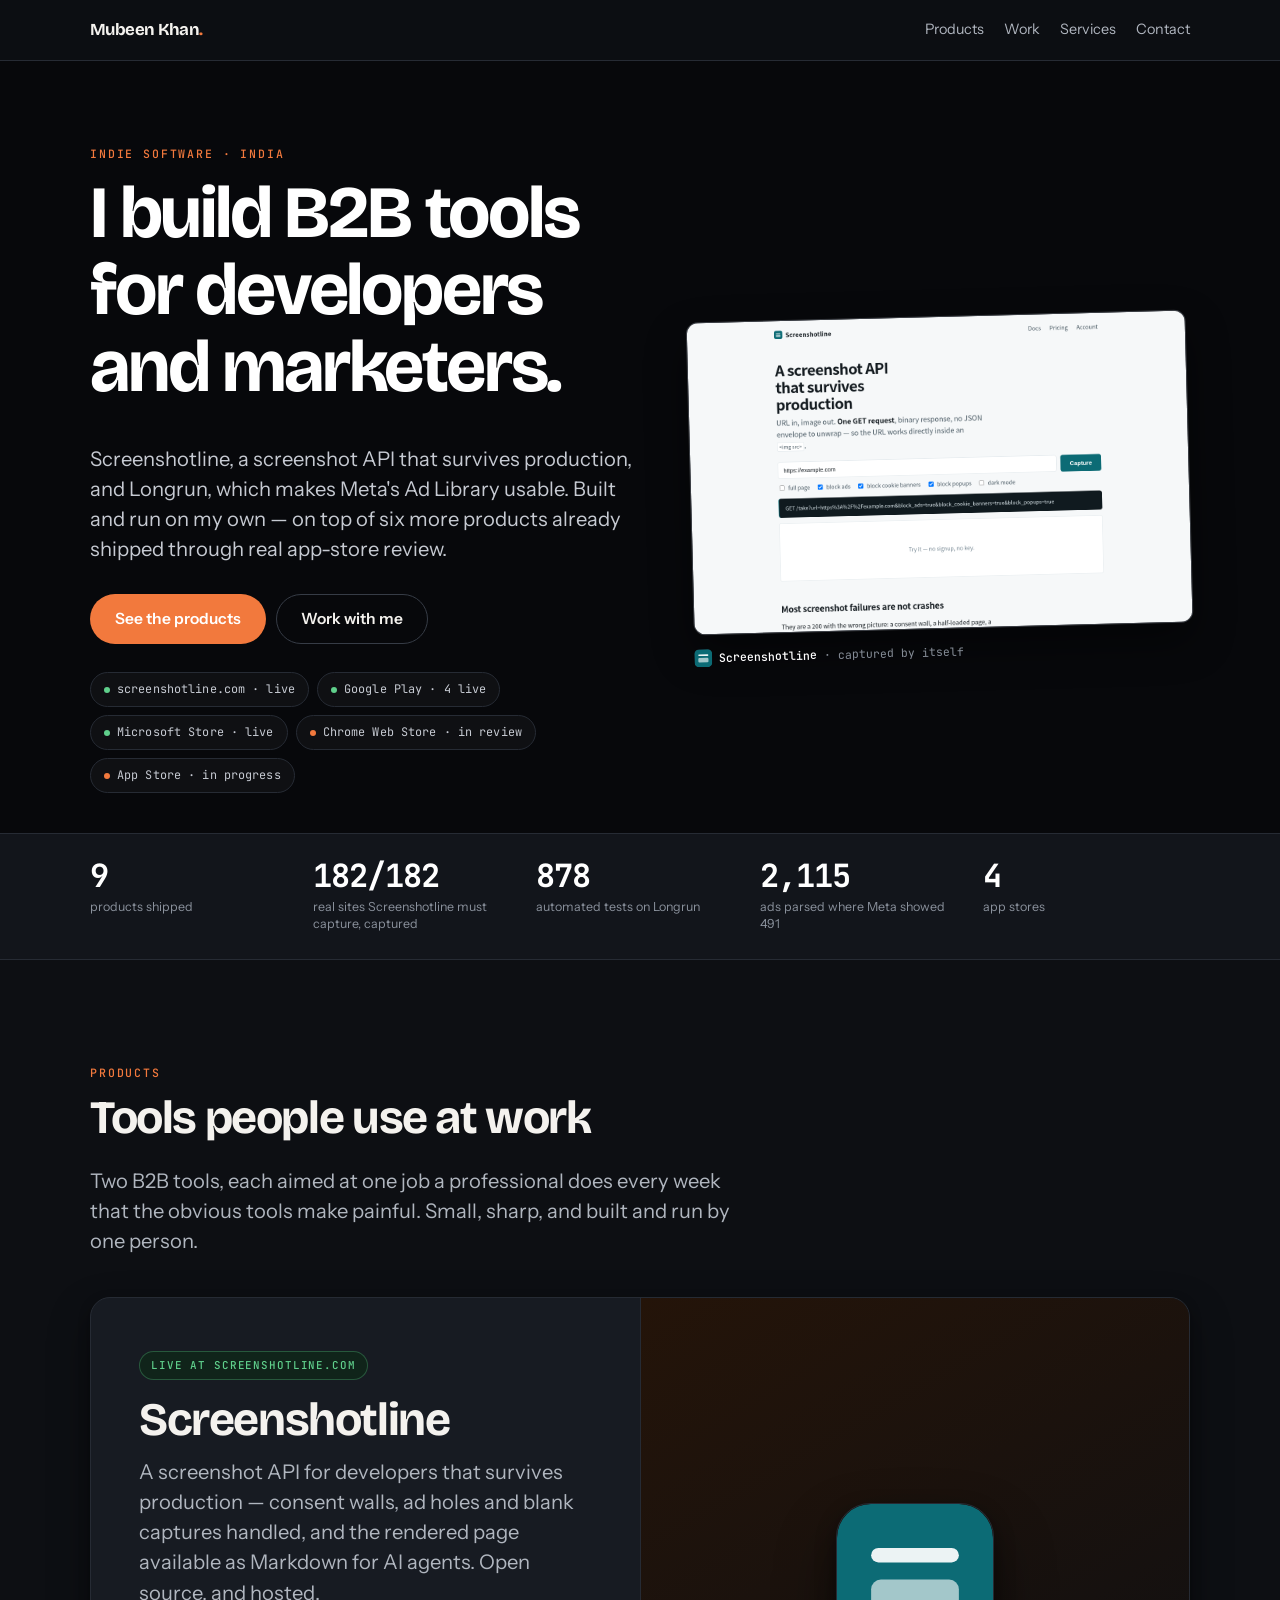
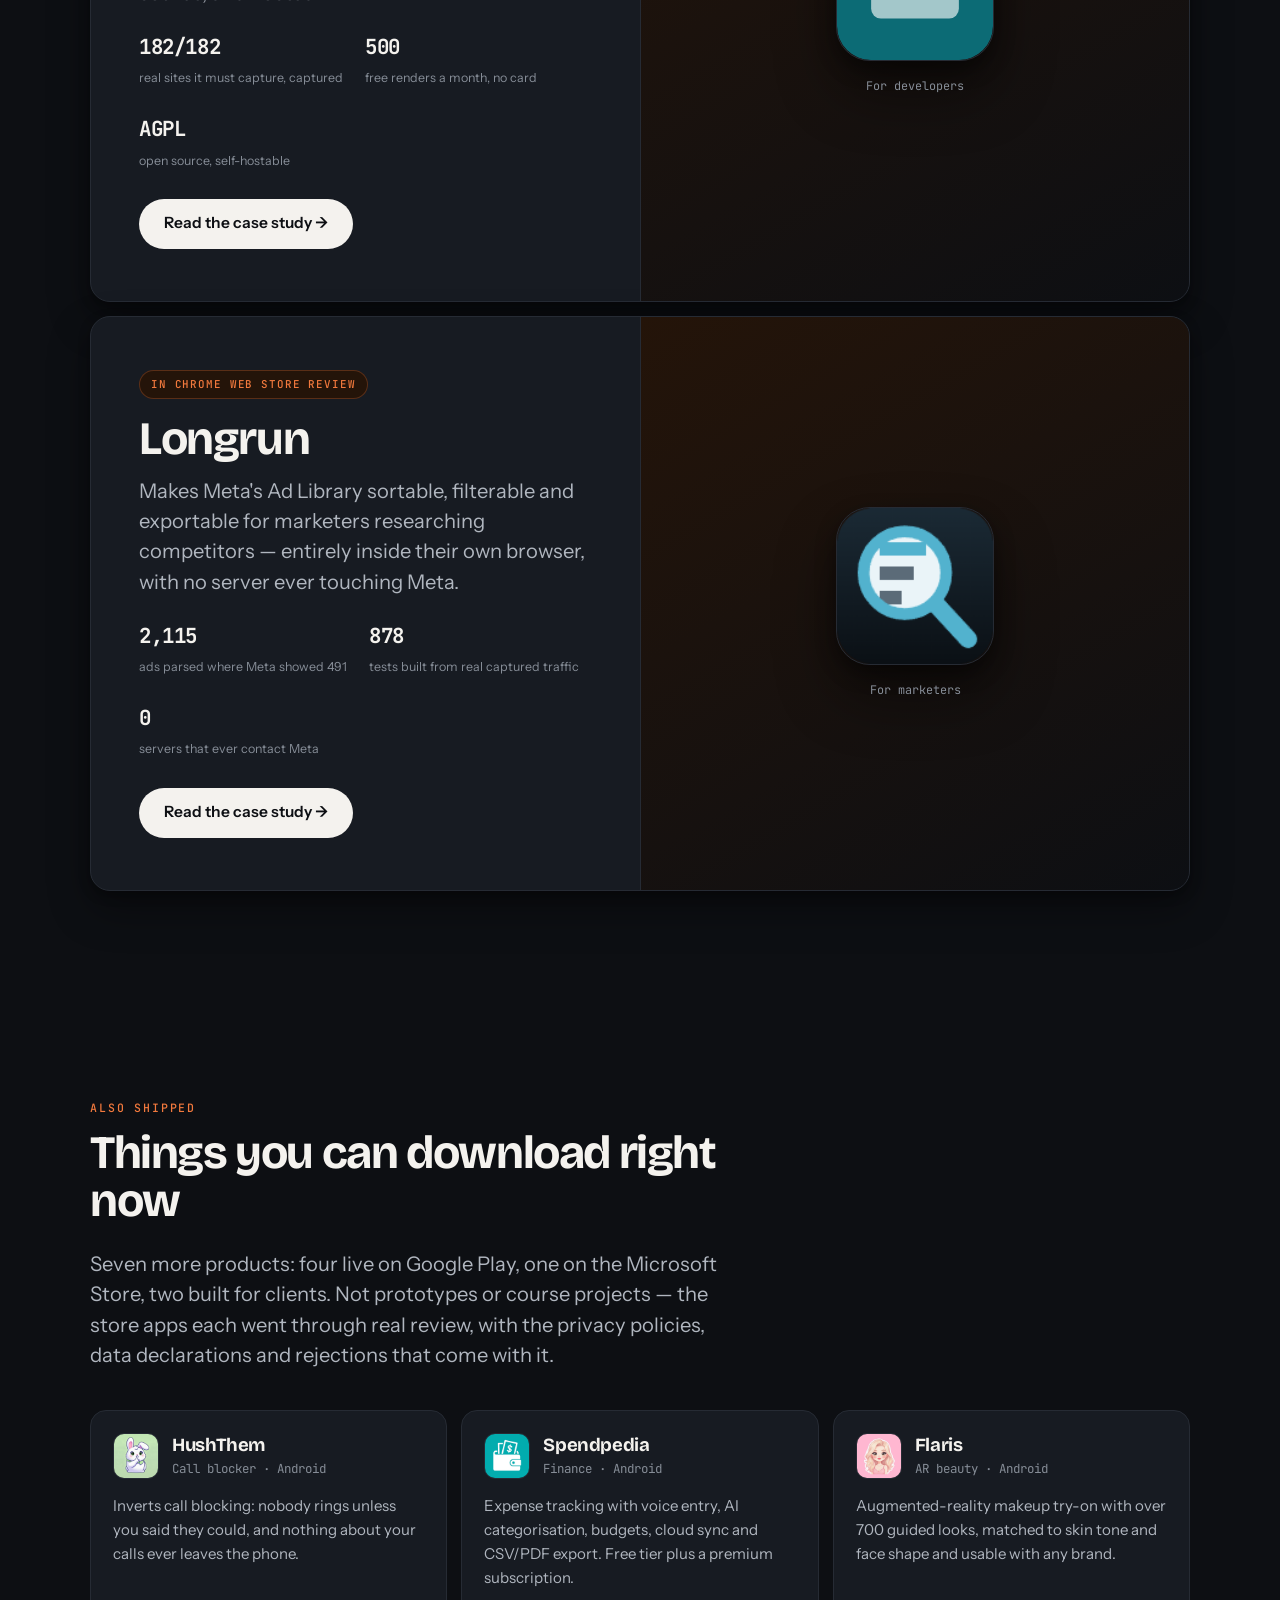
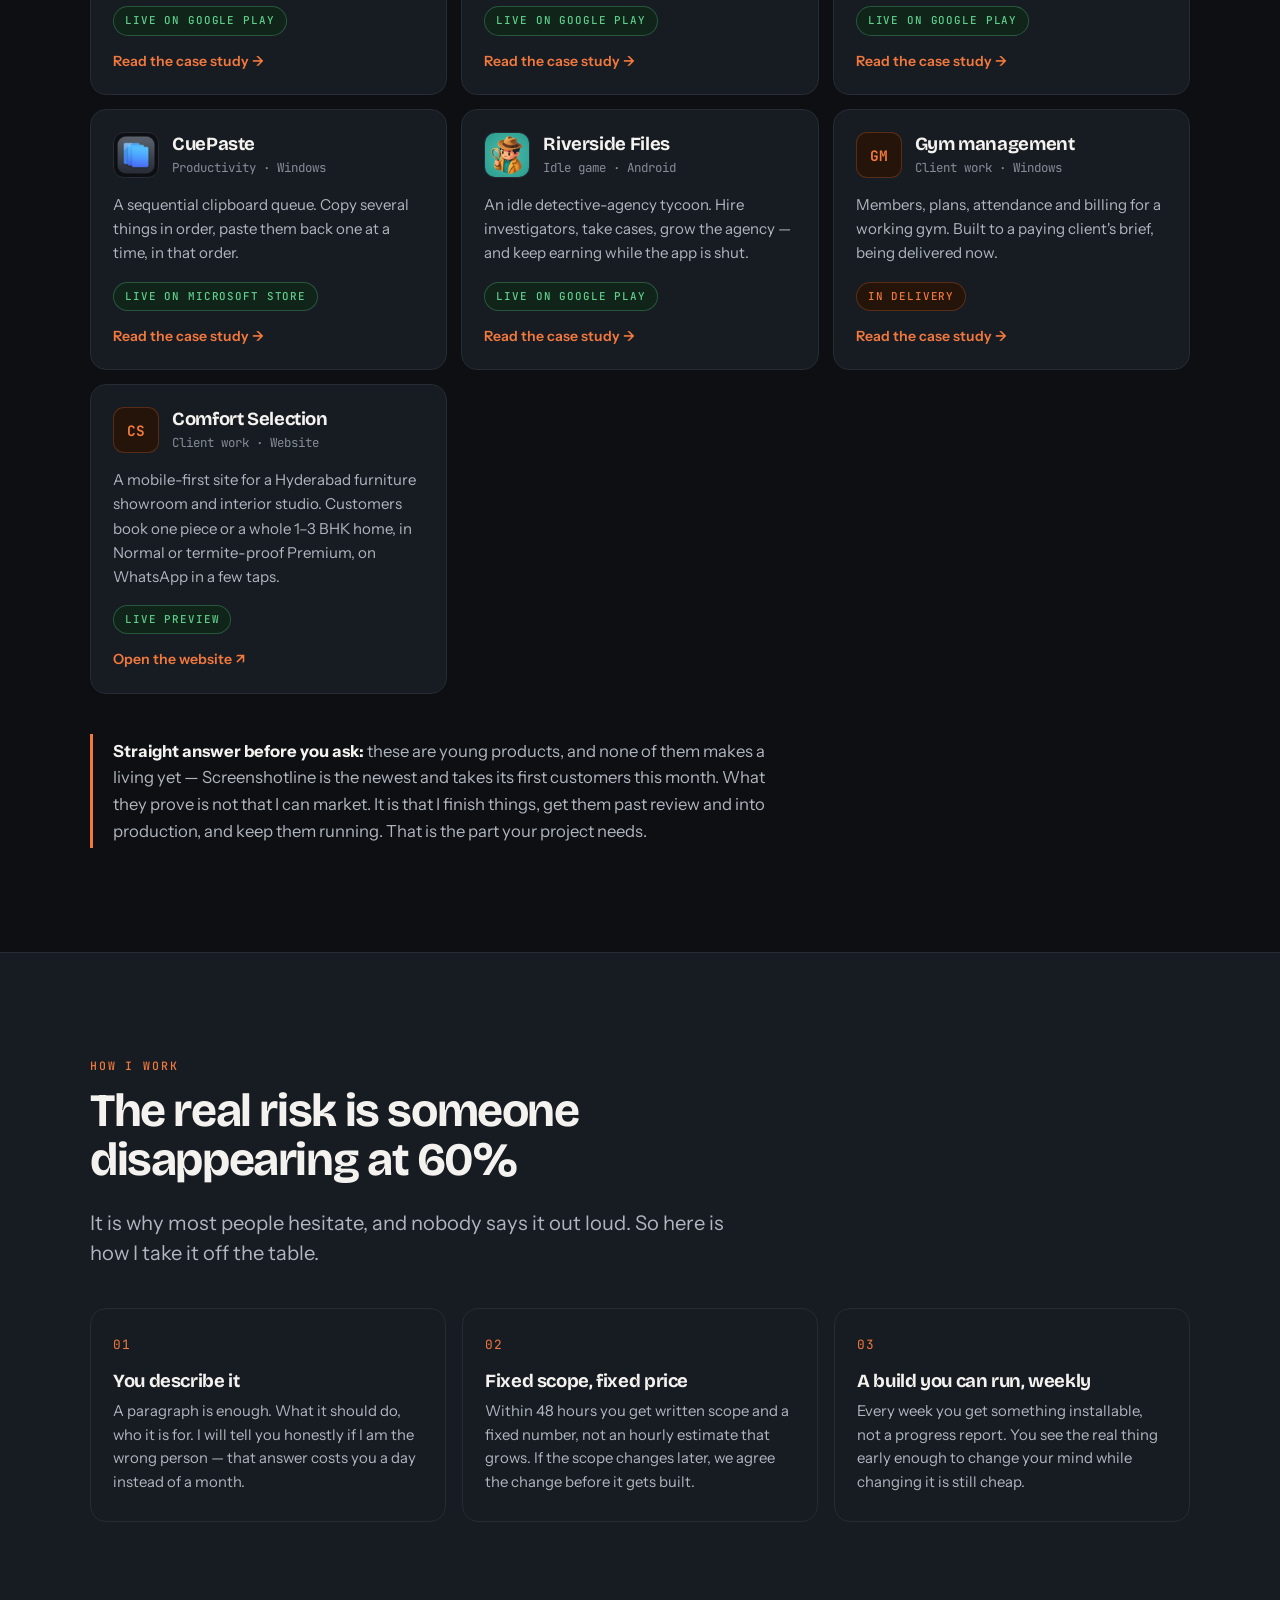
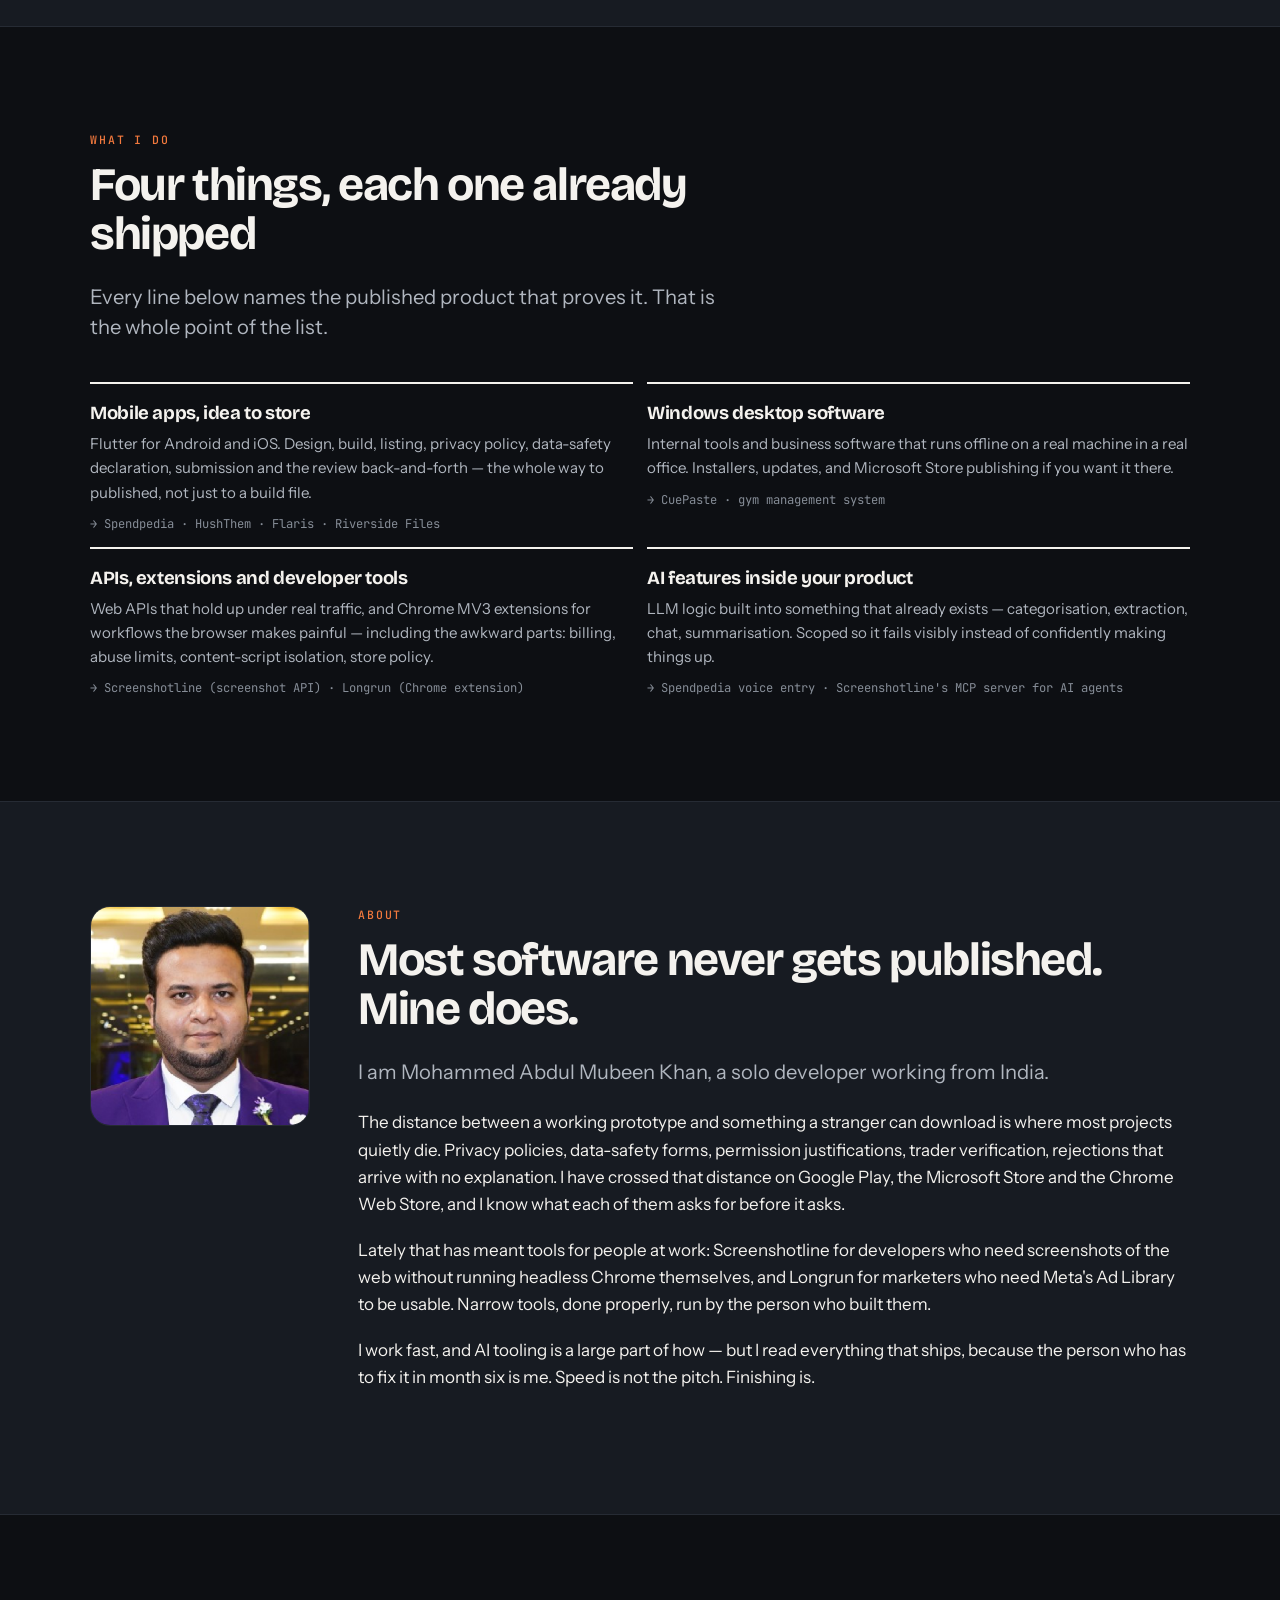
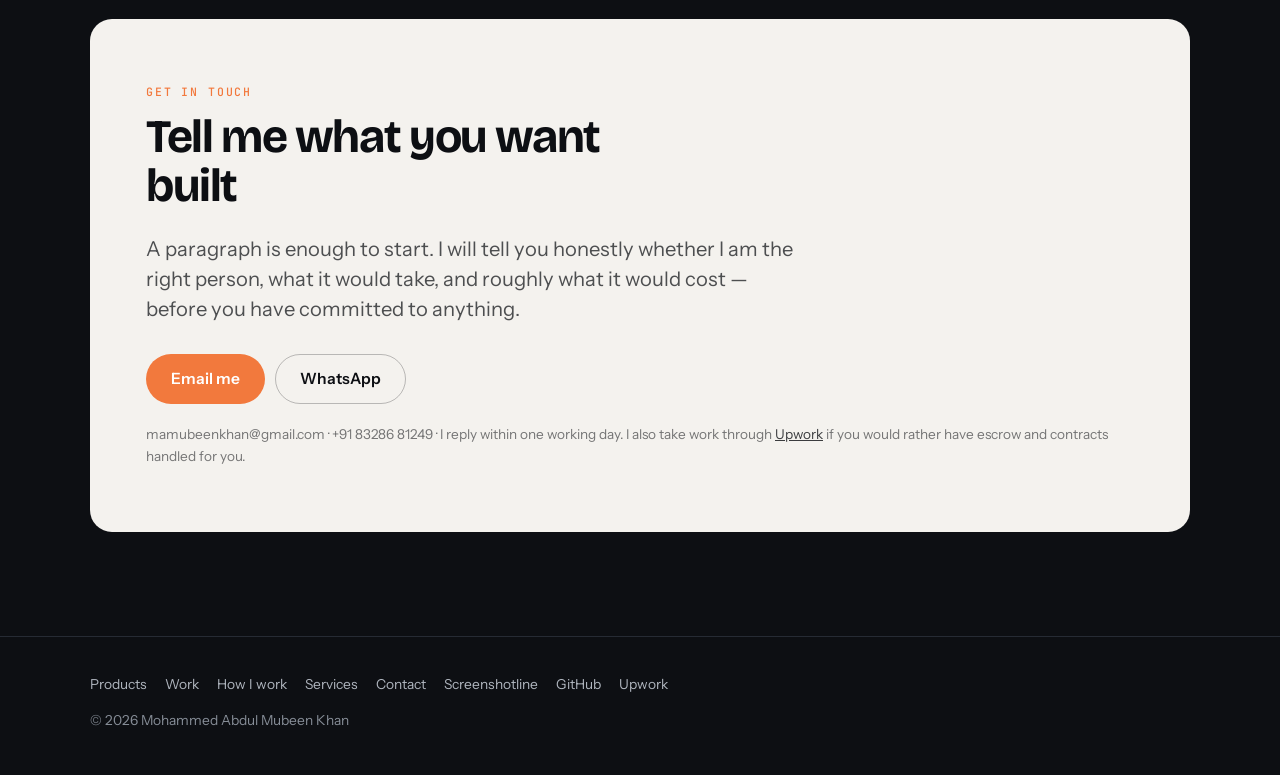
<file: index.html>
<!DOCTYPE html>
<html lang="en">
<head>
<meta charset="UTF-8">
<meta name="viewport" content="width=device-width, initial-scale=1">
<title>Mubeen Khan — B2B tools for developers and marketers</title>
<meta name="description" content="Indie developer building B2B tools: Screenshotline, a screenshot API for developers, and Longrun, a Meta Ad Library extension for marketers — plus apps shipped to Google Play and the Microsoft Store, all built solo.">
<meta name="author" content="Mohammed Abdul Mubeen Khan">
<link rel="canonical" href="https://mamubeenkhan.github.io/Personal-Website/">

<meta property="og:type" content="website">
<meta property="og:title" content="Mubeen Khan — B2B tools for developers and marketers">
<meta property="og:description" content="Screenshotline for developers, Longrun for marketers — and six more products shipped to real app stores. Built and run solo.">
<meta property="og:image" content="images/apps/spendpedia-icon.png">
<meta name="twitter:card" content="summary">

<meta name="color-scheme" content="dark">
<meta name="theme-color" content="#07080b">
<link rel="icon" href="favicon.ico" sizes="32x32">
<link rel="icon" type="image/png" sizes="32x32" href="favicon-32.png">
<link rel="icon" type="image/png" sizes="16x16" href="favicon-16.png">
<link rel="apple-touch-icon" href="apple-touch-icon.png">
<link rel="preconnect" href="https://fonts.googleapis.com">
<link rel="preconnect" href="https://fonts.gstatic.com" crossorigin>
<link href="https://fonts.googleapis.com/css2?family=Bricolage+Grotesque:opsz,wght@12..96,700&family=Instrument+Sans:wght@400;500;600&family=JetBrains+Mono:wght@400;500&display=swap" rel="stylesheet">
<link rel="stylesheet" href="style.css">

<script type="application/ld+json">
{
  "@context": "https://schema.org",
  "@type": "Person",
  "name": "Mohammed Abdul Mubeen Khan",
  "alternateName": "Mubeen Khan",
  "jobTitle": "Indie software developer — B2B tools",
  "email": "mailto:mamubeenkhan@gmail.com",
  "telephone": "+918328681249",
  "url": "https://mamubeenkhan.github.io/Personal-Website/",
  "sameAs": [
    "https://github.com/MAMubeenKhan",
    "https://www.upwork.com/freelancers/~01b1a4192e5a8aa284"
  ],
  "knowsAbout": ["APIs", "Headless Chrome", "Chrome extensions", "Flutter",
                 "Android development", "Windows desktop software", "AI integration"]
}
</script>
</head>
<body>

<header class="site-head">
  <div class="wrap">
    <a class="brand" href="index.html">Mubeen Khan<span>.</span></a>
    <nav class="nav">
      <a href="#products">Products</a>
      <a class="only-wide" href="#work">Work</a>
      <a class="only-wide" href="#services">Services</a>
      <a href="#contact">Contact</a>
    </nav>
  </div>
</header>

<section class="hero">
  <div class="wrap">
    <div class="hero-grid">
      <div>
        <p class="eyebrow">Indie software · India</p>
        <h1>I build B2B tools for developers and marketers.</h1>
        <p class="lead">
          Screenshotline, a screenshot API that survives production, and Longrun,
          which makes Meta's Ad Library usable. Built and run on my own — on top
          of six more products already shipped through real app-store review.
        </p>

        <div class="hero-actions">
          <a class="btn btn-primary" href="#products">See the products</a>
          <a class="btn btn-ghost" href="#contact">Work with me</a>
        </div>

        <div class="badges">
          <a class="badge" href="https://screenshotline.com/?ref=portfolio" target="_blank" rel="noopener">screenshotline.com · live</a>
          <a class="badge" href="https://play.google.com/store/apps/details?id=com.spendpedia.app" target="_blank" rel="noopener">Google Play · 4 live</a>
          <a class="badge" href="https://apps.microsoft.com/detail/9p1tsjklw82w" target="_blank" rel="noopener">Microsoft Store · live</a>
          <span class="badge soon">Chrome Web Store · in review</span>
          <span class="badge soon">App Store · in progress</span>
        </div>
      </div>

      <!-- The hero shows the B2B product, not the phone apps: the headline
           says tools for developers, so the evidence beside it has to be one.
           The phone screens still appear in "Also shipped" below. -->
      <figure class="browser-shot">
        <img src="images/apps/screenshotline-home.png" alt="The screenshotline.com home page and its live demo" loading="eager" width="1280" height="800">
        <figcaption>
          <img src="images/apps/screenshotline-icon.svg" alt="">
          <b>Screenshotline</b><span>· captured by itself</span>
        </figcaption>
      </figure>
    </div>
  </div>
</section>

<section class="numbers">
  <div class="wrap">
    <div><span class="stat-n">9</span><span class="stat-l">products shipped</span></div>
    <div><span class="stat-n">182/182</span><span class="stat-l">real sites Screenshotline must capture, captured</span></div>
    <div><span class="stat-n">878</span><span class="stat-l">automated tests on Longrun</span></div>
    <div><span class="stat-n">2,115</span><span class="stat-l">ads parsed where Meta showed 491</span></div>
    <div><span class="stat-n">4</span><span class="stat-l">app stores</span></div>
  </div>
</section>

<!-- The identity: B2B tools for people who use them at work. Two products of
     equal weight, each featured, because together they are the point - a
     developer tool and a marketer tool from the same maker. -->
<section class="section" id="products">
  <div class="wrap">
    <div class="section-head reveal">
      <p class="eyebrow">Products</p>
      <h2>Tools people use at work</h2>
      <p class="lead">
        Two B2B tools, each aimed at one job a professional does every week
        that the obvious tools make painful. Small, sharp, and built and run by
        one person.
      </p>
    </div>

    <a class="featured reveal" href="work/screenshotline.html" style="text-decoration:none">
      <div class="featured-body">
        <span class="pill pill-live">Live at screenshotline.com</span>
        <h2 style="margin:16px 0 12px">Screenshotline</h2>
        <p class="lead" style="margin-bottom:0">
          A screenshot API for developers that survives production — consent
          walls, ad holes and blank captures handled, and the rendered page
          available as Markdown for AI agents. Open source, and hosted.
        </p>

        <div class="mini-stats">
          <div><b>182/182</b><span>real sites it must capture, captured</span></div>
          <div><b>500</b><span>free renders a month, no card</span></div>
          <div><b>AGPL</b><span>open source, self-hostable</span></div>
        </div>

        <span class="btn btn-invert">Read the case study →</span>
      </div>
      <div class="featured-art">
        <figure>
          <img class="big-icon" src="images/apps/screenshotline-icon.svg" alt="Screenshotline logo" loading="lazy">
          <figcaption>For developers</figcaption>
        </figure>
      </div>
    </a>

    <a class="featured reveal" href="work/longrun.html" style="text-decoration:none;margin-top:14px">
      <div class="featured-body">
        <span class="pill">In Chrome Web Store review</span>
        <h2 style="margin:16px 0 12px">Longrun</h2>
        <p class="lead" style="margin-bottom:0">
          Makes Meta's Ad Library sortable, filterable and exportable for
          marketers researching competitors — entirely inside their own
          browser, with no server ever touching Meta.
        </p>

        <div class="mini-stats">
          <div><b>2,115</b><span>ads parsed where Meta showed 491</span></div>
          <div><b>878</b><span>tests built from real captured traffic</span></div>
          <div><b>0</b><span>servers that ever contact Meta</span></div>
        </div>

        <span class="btn btn-invert">Read the case study →</span>
      </div>
      <div class="featured-art">
        <figure>
          <img class="big-icon" src="images/apps/adlib-icon.png" alt="Longrun icon" loading="lazy">
          <figcaption>For marketers</figcaption>
        </figure>
      </div>
    </a>
  </div>
</section>

<section class="section" id="work">
  <div class="wrap">
    <div class="section-head reveal">
      <p class="eyebrow">Also shipped</p>
      <h2>Things you can download right now</h2>
      <p class="lead">
        Seven more products: four live on Google Play, one on the Microsoft
        Store, two built for clients. Not prototypes or course projects —
        the store apps each went through real review, with the privacy
        policies, data declarations and rejections that come with it.
      </p>
    </div>

    <div class="grid grid-3 reveal">

      <a class="card" href="work/hushthem.html">
        <div class="card-top">
          <img class="app-icon" src="images/apps/hushthem-icon.png" alt="" loading="lazy" width="46" height="46">
          <div>
            <h3>HushThem</h3>
            <div class="meta">Call blocker · Android</div>
          </div>
        </div>
        <p>Inverts call blocking: nobody rings unless you said they could, and
           nothing about your calls ever leaves the phone.</p>
        <div class="spacer"></div>
        <span class="pill pill-live">Live on Google Play</span>
        <p class="more">Read the case study →</p>
      </a>

      <a class="card" href="work/spendpedia.html">
        <div class="card-top">
          <img class="app-icon" src="images/apps/spendpedia-icon.png" alt="" loading="lazy" width="46" height="46">
          <div>
            <h3>Spendpedia</h3>
            <div class="meta">Finance · Android</div>
          </div>
        </div>
        <p>Expense tracking with voice entry, AI categorisation, budgets, cloud
           sync and CSV/PDF export. Free tier plus a premium subscription.</p>
        <div class="spacer"></div>
        <span class="pill pill-live">Live on Google Play</span>
        <p class="more">Read the case study →</p>
      </a>

      <a class="card" href="work/flaris.html">
        <div class="card-top">
          <img class="app-icon" src="images/apps/flaris-icon.png" alt="" loading="lazy" width="46" height="46">
          <div>
            <h3>Flaris</h3>
            <div class="meta">AR beauty · Android</div>
          </div>
        </div>
        <p>Augmented-reality makeup try-on with over 700 guided looks, matched
           to skin tone and face shape and usable with any brand.</p>
        <div class="spacer"></div>
        <span class="pill pill-live">Live on Google Play</span>
        <p class="more">Read the case study →</p>
      </a>

      <a class="card" href="work/cuepaste.html">
        <div class="card-top">
          <img class="app-icon" src="images/apps/cuepaste-icon.png" alt="" loading="lazy" width="46" height="46">
          <div>
            <h3>CuePaste</h3>
            <div class="meta">Productivity · Windows</div>
          </div>
        </div>
        <p>A sequential clipboard queue. Copy several things in order, paste
           them back one at a time, in that order.</p>
        <div class="spacer"></div>
        <span class="pill pill-live">Live on Microsoft Store</span>
        <p class="more">Read the case study →</p>
      </a>

      <a class="card" href="work/riverside-files.html">
        <div class="card-top">
          <img class="app-icon" src="images/apps/riverside-icon.png" alt="" loading="lazy" width="46" height="46">
          <div>
            <h3>Riverside Files</h3>
            <div class="meta">Idle game · Android</div>
          </div>
        </div>
        <p>An idle detective-agency tycoon. Hire investigators, take cases,
           grow the agency — and keep earning while the app is shut.</p>
        <div class="spacer"></div>
        <span class="pill pill-live">Live on Google Play</span>
        <p class="more">Read the case study →</p>
      </a>

      <a class="card" href="work/gym-management.html">
        <div class="card-top">
          <div class="app-icon mono-tile" aria-hidden="true">GM</div>
          <div>
            <h3>Gym management</h3>
            <div class="meta">Client work · Windows</div>
          </div>
        </div>
        <p>Members, plans, attendance and billing for a working gym. Built to a
           paying client's brief, being delivered now.</p>
        <div class="spacer"></div>
        <span class="pill">In delivery</span>
        <p class="more">Read the case study →</p>
      </a>

      <a class="card" href="https://comfort-selection-hyd.web.app/" target="_blank" rel="noopener">
        <div class="card-top">
          <div class="app-icon mono-tile" aria-hidden="true">CS</div>
          <div>
            <h3>Comfort Selection</h3>
            <div class="meta">Client work · Website</div>
          </div>
        </div>
        <p>A mobile-first site for a Hyderabad furniture showroom and interior
           studio. Customers book one piece or a whole 1–3 BHK home, in Normal
           or termite-proof Premium, on WhatsApp in a few taps.</p>
        <div class="spacer"></div>
        <span class="pill pill-live">Live preview</span>
        <p class="more">Open the website ↗</p>
      </a>

    </div>

    <!-- Volunteering the limitation is what makes the rest of the page
         believable, and it removes the sting of finding it out later. -->
    <div class="candour reveal">
      <p>
        <strong>Straight answer before you ask:</strong> these are young
        products, and none of them makes a living yet — Screenshotline is the
        newest and takes its first customers this month. What they prove is
        not that I can market. It is that I finish things, get them past
        review and into production, and keep them running. That is the part
        your project needs.
      </p>
    </div>
  </div>
</section>

<section class="section" id="process" style="background:var(--card);border-block:1px solid var(--line)">
  <div class="wrap">
    <div class="section-head reveal">
      <p class="eyebrow">How I work</p>
      <h2>The real risk is someone disappearing at 60%</h2>
      <p class="lead">
        It is why most people hesitate, and nobody says it out loud. So here is
        how I take it off the table.
      </p>
    </div>

    <div class="steps reveal">
      <div class="step">
        <span class="step-n">01</span>
        <h3>You describe it</h3>
        <p>A paragraph is enough. What it should do, who it is for. I will tell
           you honestly if I am the wrong person — that answer costs you a day
           instead of a month.</p>
      </div>
      <div class="step">
        <span class="step-n">02</span>
        <h3>Fixed scope, fixed price</h3>
        <p>Within 48 hours you get written scope and a fixed number, not an
           hourly estimate that grows. If the scope changes later, we agree the
           change before it gets built.</p>
      </div>
      <div class="step">
        <span class="step-n">03</span>
        <h3>A build you can run, weekly</h3>
        <p>Every week you get something installable, not a progress report. You
           see the real thing early enough to change your mind while changing it
           is still cheap.</p>
      </div>
    </div>
  </div>
</section>

<section class="section" id="services">
  <div class="wrap">
    <div class="section-head reveal">
      <p class="eyebrow">What I do</p>
      <h2>Four things, each one already shipped</h2>
      <p class="lead">
        Every line below names the published product that proves it. That is
        the whole point of the list.
      </p>
    </div>

    <div class="grid grid-2 reveal">
      <div class="service">
        <h3>Mobile apps, idea to store</h3>
        <p>Flutter for Android and iOS. Design, build, listing, privacy policy,
           data-safety declaration, submission and the review back-and-forth —
           the whole way to published, not just to a build file.</p>
        <p class="proof-line">→ Spendpedia · HushThem · Flaris · Riverside Files</p>
      </div>

      <div class="service">
        <h3>Windows desktop software</h3>
        <p>Internal tools and business software that runs offline on a real
           machine in a real office. Installers, updates, and Microsoft Store
           publishing if you want it there.</p>
        <p class="proof-line">→ CuePaste · gym management system</p>
      </div>

      <div class="service">
        <h3>APIs, extensions and developer tools</h3>
        <p>Web APIs that hold up under real traffic, and Chrome MV3 extensions
           for workflows the browser makes painful — including the awkward
           parts: billing, abuse limits, content-script isolation, store policy.</p>
        <p class="proof-line">→ Screenshotline (screenshot API) · Longrun (Chrome extension)</p>
      </div>

      <div class="service">
        <h3>AI features inside your product</h3>
        <p>LLM logic built into something that already exists — categorisation,
           extraction, chat, summarisation. Scoped so it fails visibly instead
           of confidently making things up.</p>
        <p class="proof-line">→ Spendpedia voice entry · Screenshotline's MCP server for AI agents</p>
      </div>
    </div>
  </div>
</section>

<section class="section" id="about" style="background:var(--card);border-block:1px solid var(--line)">
  <div class="wrap">
    <div class="about-grid reveal">
      <img class="portrait" src="images/mubeen.png" alt="Mubeen Khan" width="220" height="220" loading="lazy">
      <div>
        <p class="eyebrow">About</p>
        <h2>Most software never gets published. Mine does.</h2>
        <p class="lead">
          I am Mohammed Abdul Mubeen Khan, a solo developer working from India.
        </p>
        <p>
          The distance between a working prototype and something a stranger can
          download is where most projects quietly die. Privacy policies,
          data-safety forms, permission justifications, trader verification,
          rejections that arrive with no explanation. I have crossed that
          distance on Google Play, the Microsoft Store and the Chrome Web Store,
          and I know what each of them asks for before it asks.
        </p>
        <p>
          Lately that has meant tools for people at work: Screenshotline for
          developers who need screenshots of the web without running headless
          Chrome themselves, and Longrun for marketers who need Meta's Ad Library
          to be usable. Narrow tools, done properly, run by the person who
          built them.
        </p>
        <p>
          I work fast, and AI tooling is a large part of how — but I read
          everything that ships, because the person who has to fix it in month
          six is me. Speed is not the pitch. Finishing is.
        </p>
      </div>
    </div>
  </div>
</section>

<section class="section" id="contact">
  <div class="wrap">
    <div class="contact reveal">
      <p class="eyebrow">Get in touch</p>
      <h2>Tell me what you want built</h2>
      <p class="lead" style="max-width:50ch">
        A paragraph is enough to start. I will tell you honestly whether I am
        the right person, what it would take, and roughly what it would cost —
        before you have committed to anything.
      </p>

      <div class="contact-actions">
        <a class="btn btn-primary" href="mailto:mamubeenkhan@gmail.com?subject=Project%20enquiry">Email me</a>
        <a class="btn btn-line" href="https://wa.me/918328681249" target="_blank" rel="noopener">WhatsApp</a>
      </div>

      <p class="small" style="margin:0">
        mamubeenkhan@gmail.com · +91 83286 81249 · I reply within one working day.
        I also take work through
        <a href="https://www.upwork.com/freelancers/~01b1a4192e5a8aa284" target="_blank" rel="noopener">Upwork</a>
        if you would rather have escrow and contracts handled for you.
      </p>
    </div>
  </div>
</section>

<footer class="site-foot">
  <div class="wrap">
    <div class="foot-row">
      <a href="#products">Products</a>
      <a href="#work">Work</a>
      <a href="#process">How I work</a>
      <a href="#services">Services</a>
      <a href="#contact">Contact</a>
      <a href="https://screenshotline.com/?ref=portfolio" target="_blank" rel="noopener">Screenshotline</a>
      <a href="https://github.com/MAMubeenKhan" target="_blank" rel="noopener">GitHub</a>
      <a href="https://www.upwork.com/freelancers/~01b1a4192e5a8aa284" target="_blank" rel="noopener">Upwork</a>
    </div>
    <p style="margin:0">© <span id="yr">2026</span> Mohammed Abdul Mubeen Khan</p>
  </div>
</footer>

<div class="bar">
  <a class="btn btn-line" href="https://wa.me/918328681249" target="_blank" rel="noopener">WhatsApp</a>
  <a class="btn btn-primary" href="mailto:mamubeenkhan@gmail.com?subject=Project%20enquiry">Email me</a>
</div>

<script>
document.getElementById("yr").textContent = new Date().getFullYear();

// Scroll reveal. Anything never observed stays visible, so a failure here can
// never hide content.
(function () {
  var els = document.querySelectorAll(".reveal");
  if (!("IntersectionObserver" in window) ||
      window.matchMedia("(prefers-reduced-motion: reduce)").matches) {
    els.forEach(function (el) { el.classList.add("in"); });
    return;
  }
  var io = new IntersectionObserver(function (entries) {
    entries.forEach(function (e) {
      if (e.isIntersecting) { e.target.classList.add("in"); io.unobserve(e.target); }
    });
  }, { rootMargin: "0px 0px -8% 0px", threshold: 0.05 });
  els.forEach(function (el) { io.observe(el); });
})();
</script>
</body>
</html>
</file>
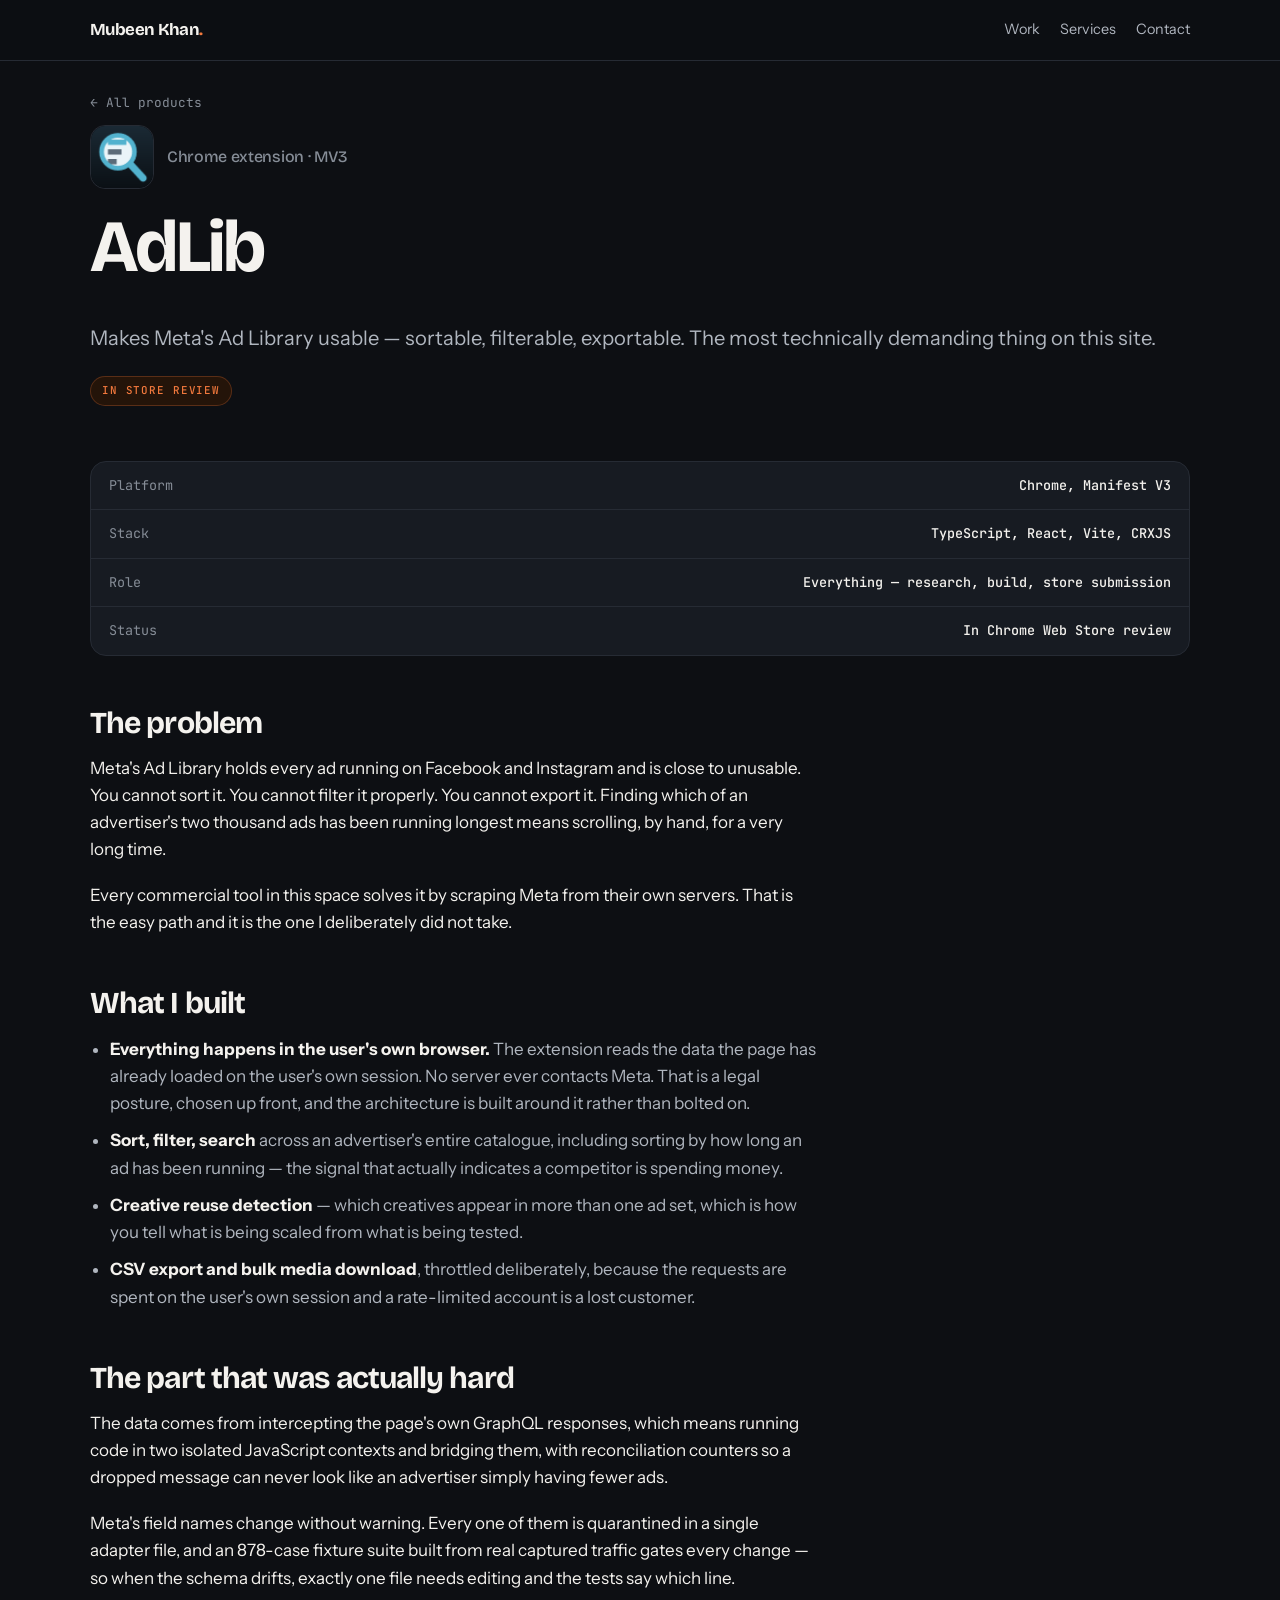
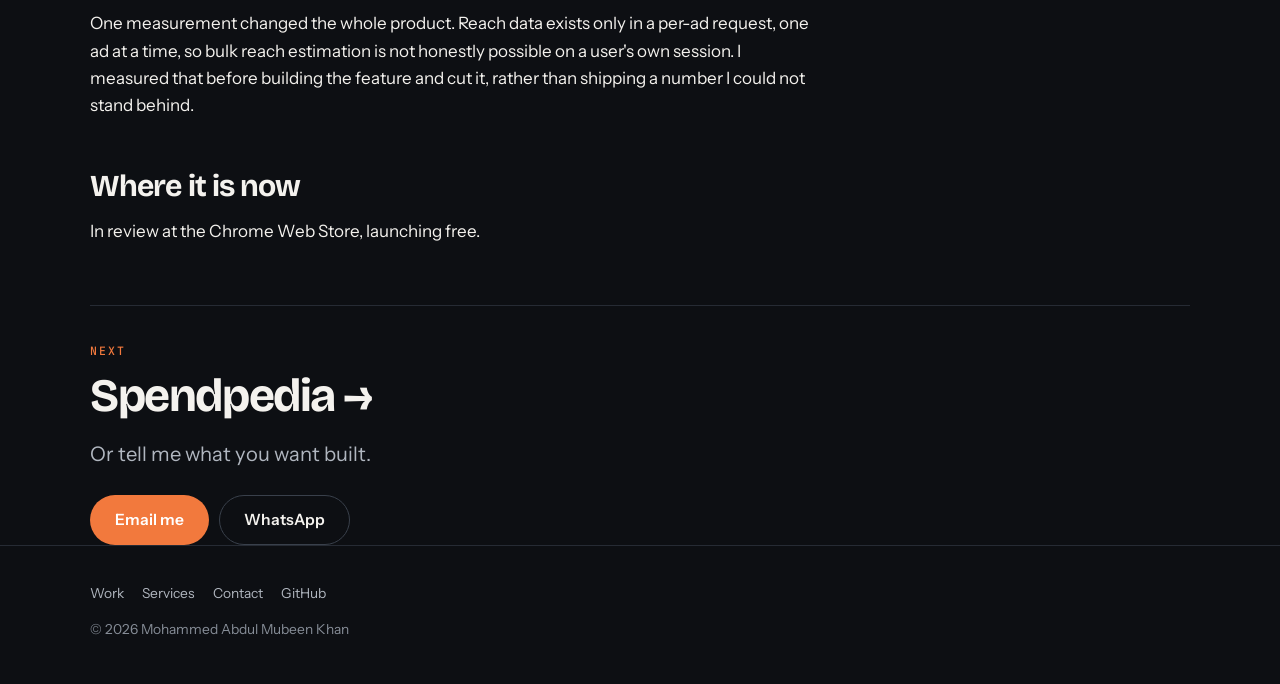
<file: work/adlib.html>
<!DOCTYPE html>
<html lang="en">
<head>
<meta charset="UTF-8">
<meta name="viewport" content="width=device-width, initial-scale=1">
<title>AdLib — Mubeen Khan</title>
<meta name="description" content="Makes Meta's Ad Library usable — sortable, filterable, exportable. The most technically demanding thing on this site.">
<meta property="og:title" content="AdLib — Mubeen Khan">
<meta property="og:description" content="Makes Meta's Ad Library usable — sortable, filterable, exportable. The most technically demanding thing on this site.">
<meta name="color-scheme" content="dark">
<meta name="theme-color" content="#07080b">
<link rel="icon" href="../favicon.ico" sizes="32x32">
<link rel="icon" type="image/png" sizes="32x32" href="../favicon-32.png">
<link rel="icon" type="image/png" sizes="16x16" href="../favicon-16.png">
<link rel="apple-touch-icon" href="../apple-touch-icon.png">
<link rel="preconnect" href="https://fonts.googleapis.com">
<link rel="preconnect" href="https://fonts.gstatic.com" crossorigin>
<link href="https://fonts.googleapis.com/css2?family=Bricolage+Grotesque:opsz,wght@12..96,700&family=Instrument+Sans:wght@400;500;600&family=JetBrains+Mono:wght@400;500&display=swap" rel="stylesheet">
<link rel="stylesheet" href="../style.css">
</head>
<body>

<header class="site-head">
  <div class="wrap">
    <a class="brand" href="../index.html">Mubeen Khan<span>.</span></a>
    <nav class="nav">
      <a href="../index.html#work">Work</a>
      <a class="only-wide" href="../index.html#services">Services</a>
      <a href="../index.html#contact">Contact</a>
    </nav>
  </div>
</header>

<main class="wrap">

  <div class="case-head">
    <a class="back" href="../index.html#products">← All products</a>
    <div class="card-top">
      <img class="app-icon" src="../images/apps/adlib-icon.png" alt="" width="64" height="64">
      <div>
        <h3 style="font-size:1rem;color:var(--ink-faint);font-weight:500;margin:0">Chrome extension · MV3</h3>
      </div>
    </div>
    <h1>AdLib</h1>
    <p class="lead">Makes Meta's Ad Library usable — sortable, filterable, exportable. The most technically demanding thing on this site.</p>
    <p><span class="pill ">In store review</span></p>
    
  </div>

  <div class="facts">
    <div><b>Platform</b><span>Chrome, Manifest V3</span></div>
    <div><b>Stack</b><span>TypeScript, React, Vite, CRXJS</span></div>
    <div><b>Role</b><span>Everything — research, build, store submission</span></div>
    <div><b>Status</b><span>In Chrome Web Store review</span></div>
  </div>

  

  <div class="prose">
    <h2>The problem</h2>
    <p>Meta's Ad Library holds every ad running on Facebook and Instagram and is close to unusable. You cannot sort it. You cannot filter it properly. You cannot export it. Finding which of an advertiser's two thousand ads has been running longest means scrolling, by hand, for a very long time.</p>
    <p>Every commercial tool in this space solves it by scraping Meta from their own servers. That is the easy path and it is the one I deliberately did not take.</p>

    <h2>What I built</h2>
    <ul>
      <li><strong>Everything happens in the user's own browser.</strong> The extension reads the data the page has already loaded on the user's own session. No server ever contacts Meta. That is a legal posture, chosen up front, and the architecture is built around it rather than bolted on.</li>
      <li><strong>Sort, filter, search</strong> across an advertiser's entire catalogue, including sorting by how long an ad has been running — the signal that actually indicates a competitor is spending money.</li>
      <li><strong>Creative reuse detection</strong> — which creatives appear in more than one ad set, which is how you tell what is being scaled from what is being tested.</li>
      <li><strong>CSV export and bulk media download</strong>, throttled deliberately, because the requests are spent on the user's own session and a rate-limited account is a lost customer.</li>
    </ul>

    <h2>The part that was actually hard</h2>
    <p>The data comes from intercepting the page's own GraphQL responses, which means running code in two isolated JavaScript contexts and bridging them, with reconciliation counters so a dropped message can never look like an advertiser simply having fewer ads.</p>
    <p>Meta's field names change without warning. Every one of them is quarantined in a single adapter file, and an 878-case fixture suite built from real captured traffic gates every change — so when the schema drifts, exactly one file needs editing and the tests say which line.</p>
    <p>One measurement changed the whole product. Reach data exists only in a per-ad request, one ad at a time, so bulk reach estimation is not honestly possible on a user's own session. I measured that before building the feature and cut it, rather than shipping a number I could not stand behind.</p>

    <h2>Where it is now</h2>
    <p>In review at the Chrome Web Store, launching free.</p>
  </div>

  <div class="next">
    <p class="eyebrow">Next</p>
    <h2 style="margin-bottom:18px"><a href="spendpedia.html" style="text-decoration:none">Spendpedia →</a></h2>
    <p class="lead" style="margin-bottom:26px">Or tell me what you want built.</p>
    <div class="contact-actions" style="margin:0">
      <a class="btn btn-primary" href="mailto:mamubeenkhan@gmail.com?subject=Project%20enquiry">Email me</a>
      <a class="btn btn-line" href="https://wa.me/918328681249" target="_blank" rel="noopener">WhatsApp</a>
    </div>
  </div>

</main>

<footer class="site-foot">
  <div class="wrap">
    <div class="foot-row">
      <a href="../index.html#work">Work</a>
      <a href="../index.html#services">Services</a>
      <a href="../index.html#contact">Contact</a>
      <a href="https://github.com/MAMubeenKhan" target="_blank" rel="noopener">GitHub</a>
    </div>
    <p style="margin:0">© <span id="yr">2026</span> Mohammed Abdul Mubeen Khan</p>
  </div>
</footer>

<div class="bar">
  <a class="btn btn-line" href="https://wa.me/918328681249" target="_blank" rel="noopener">WhatsApp</a>
  <a class="btn btn-primary" href="mailto:mamubeenkhan@gmail.com?subject=Project%20enquiry">Email me</a>
</div>

<script>document.getElementById("yr").textContent = new Date().getFullYear();</script>
</body>
</html>
</file>
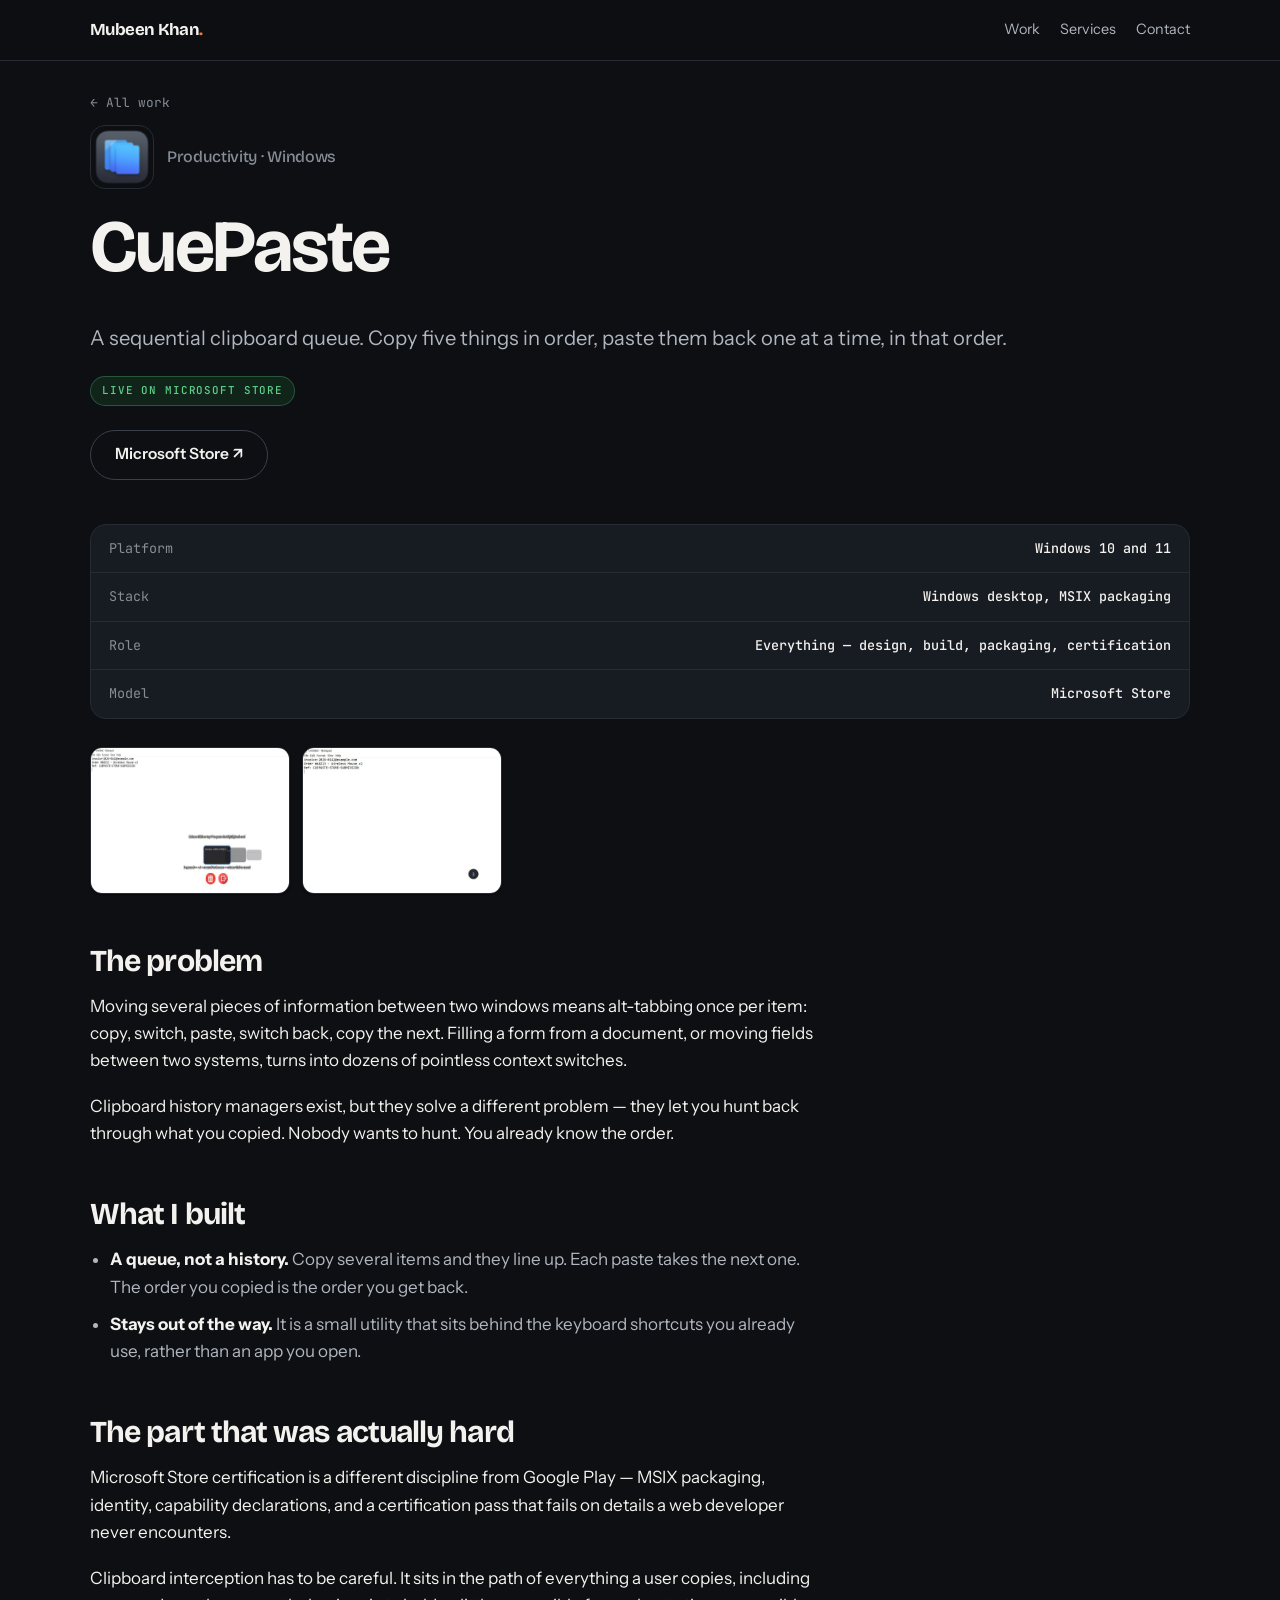
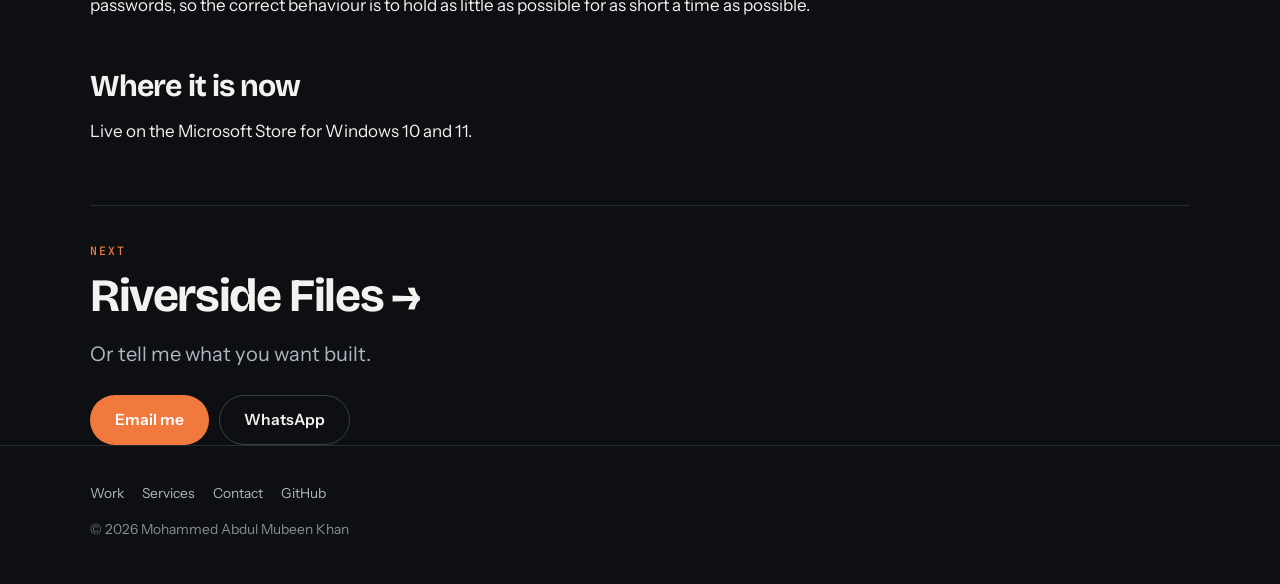
<file: work/cuepaste.html>
<!DOCTYPE html>
<html lang="en">
<head>
<meta charset="UTF-8">
<meta name="viewport" content="width=device-width, initial-scale=1">
<title>CuePaste — Mubeen Khan</title>
<meta name="description" content="A sequential clipboard queue. Copy five things in order, paste them back one at a time, in that order.">
<meta property="og:title" content="CuePaste — Mubeen Khan">
<meta property="og:description" content="A sequential clipboard queue. Copy five things in order, paste them back one at a time, in that order.">
<meta name="color-scheme" content="dark">
<meta name="theme-color" content="#07080b">
<link rel="icon" href="../favicon.ico" sizes="32x32">
<link rel="icon" type="image/png" sizes="32x32" href="../favicon-32.png">
<link rel="icon" type="image/png" sizes="16x16" href="../favicon-16.png">
<link rel="apple-touch-icon" href="../apple-touch-icon.png">
<link rel="preconnect" href="https://fonts.googleapis.com">
<link rel="preconnect" href="https://fonts.gstatic.com" crossorigin>
<link href="https://fonts.googleapis.com/css2?family=Bricolage+Grotesque:opsz,wght@12..96,700&family=Instrument+Sans:wght@400;500;600&family=JetBrains+Mono:wght@400;500&display=swap" rel="stylesheet">
<link rel="stylesheet" href="../style.css">
</head>
<body>

<header class="site-head">
  <div class="wrap">
    <a class="brand" href="../index.html">Mubeen Khan<span>.</span></a>
    <nav class="nav">
      <a href="../index.html#work">Work</a>
      <a class="only-wide" href="../index.html#services">Services</a>
      <a href="../index.html#contact">Contact</a>
    </nav>
  </div>
</header>

<main class="wrap">

  <div class="case-head">
    <a class="back" href="../index.html#work">← All work</a>
    <div class="card-top">
      <img class="app-icon" src="../images/apps/cuepaste-icon.png" alt="" width="64" height="64">
      <div>
        <h3 style="font-size:1rem;color:var(--ink-faint);font-weight:500;margin:0">Productivity · Windows</h3>
      </div>
    </div>
    <h1>CuePaste</h1>
    <p class="lead">A sequential clipboard queue. Copy five things in order, paste them back one at a time, in that order.</p>
    <p><span class="pill pill-live">Live on Microsoft Store</span></p>
    <div class="case-links"><a class="btn btn-line" href="https://apps.microsoft.com/detail/9p1tsjklw82w" target="_blank" rel="noopener">Microsoft Store ↗</a></div>
  </div>

  <div class="facts">
    <div><b>Platform</b><span>Windows 10 and 11</span></div>
    <div><b>Stack</b><span>Windows desktop, MSIX packaging</span></div>
    <div><b>Role</b><span>Everything — design, build, packaging, certification</span></div>
    <div><b>Model</b><span>Microsoft Store</span></div>
  </div>

  <div class="shots"><img src="../images/apps/cuepaste-1.jpg" alt="CuePaste screenshot" loading="lazy"><img src="../images/apps/cuepaste-2.jpg" alt="CuePaste screenshot" loading="lazy"></div>

  <div class="prose">
    <h2>The problem</h2>
    <p>Moving several pieces of information between two windows means alt-tabbing once per item: copy, switch, paste, switch back, copy the next. Filling a form from a document, or moving fields between two systems, turns into dozens of pointless context switches.</p>
    <p>Clipboard history managers exist, but they solve a different problem — they let you hunt back through what you copied. Nobody wants to hunt. You already know the order.</p>

    <h2>What I built</h2>
    <ul>
      <li><strong>A queue, not a history.</strong> Copy several items and they line up. Each paste takes the next one. The order you copied is the order you get back.</li>
      <li><strong>Stays out of the way.</strong> It is a small utility that sits behind the keyboard shortcuts you already use, rather than an app you open.</li>
    </ul>

    <h2>The part that was actually hard</h2>
    <p>Microsoft Store certification is a different discipline from Google Play — MSIX packaging, identity, capability declarations, and a certification pass that fails on details a web developer never encounters.</p>
    <p>Clipboard interception has to be careful. It sits in the path of everything a user copies, including passwords, so the correct behaviour is to hold as little as possible for as short a time as possible.</p>

    <h2>Where it is now</h2>
    <p>Live on the Microsoft Store for Windows 10 and 11.</p>
  </div>

  <div class="next">
    <p class="eyebrow">Next</p>
    <h2 style="margin-bottom:18px"><a href="riverside-files.html" style="text-decoration:none">Riverside Files →</a></h2>
    <p class="lead" style="margin-bottom:26px">Or tell me what you want built.</p>
    <div class="contact-actions" style="margin:0">
      <a class="btn btn-primary" href="mailto:mamubeenkhan@gmail.com?subject=Project%20enquiry">Email me</a>
      <a class="btn btn-line" href="https://wa.me/918328681249" target="_blank" rel="noopener">WhatsApp</a>
    </div>
  </div>

</main>

<footer class="site-foot">
  <div class="wrap">
    <div class="foot-row">
      <a href="../index.html#work">Work</a>
      <a href="../index.html#services">Services</a>
      <a href="../index.html#contact">Contact</a>
      <a href="https://github.com/MAMubeenKhan" target="_blank" rel="noopener">GitHub</a>
    </div>
    <p style="margin:0">© <span id="yr">2026</span> Mohammed Abdul Mubeen Khan</p>
  </div>
</footer>

<div class="bar">
  <a class="btn btn-line" href="https://wa.me/918328681249" target="_blank" rel="noopener">WhatsApp</a>
  <a class="btn btn-primary" href="mailto:mamubeenkhan@gmail.com?subject=Project%20enquiry">Email me</a>
</div>

<script>document.getElementById("yr").textContent = new Date().getFullYear();</script>
</body>
</html>
</file>
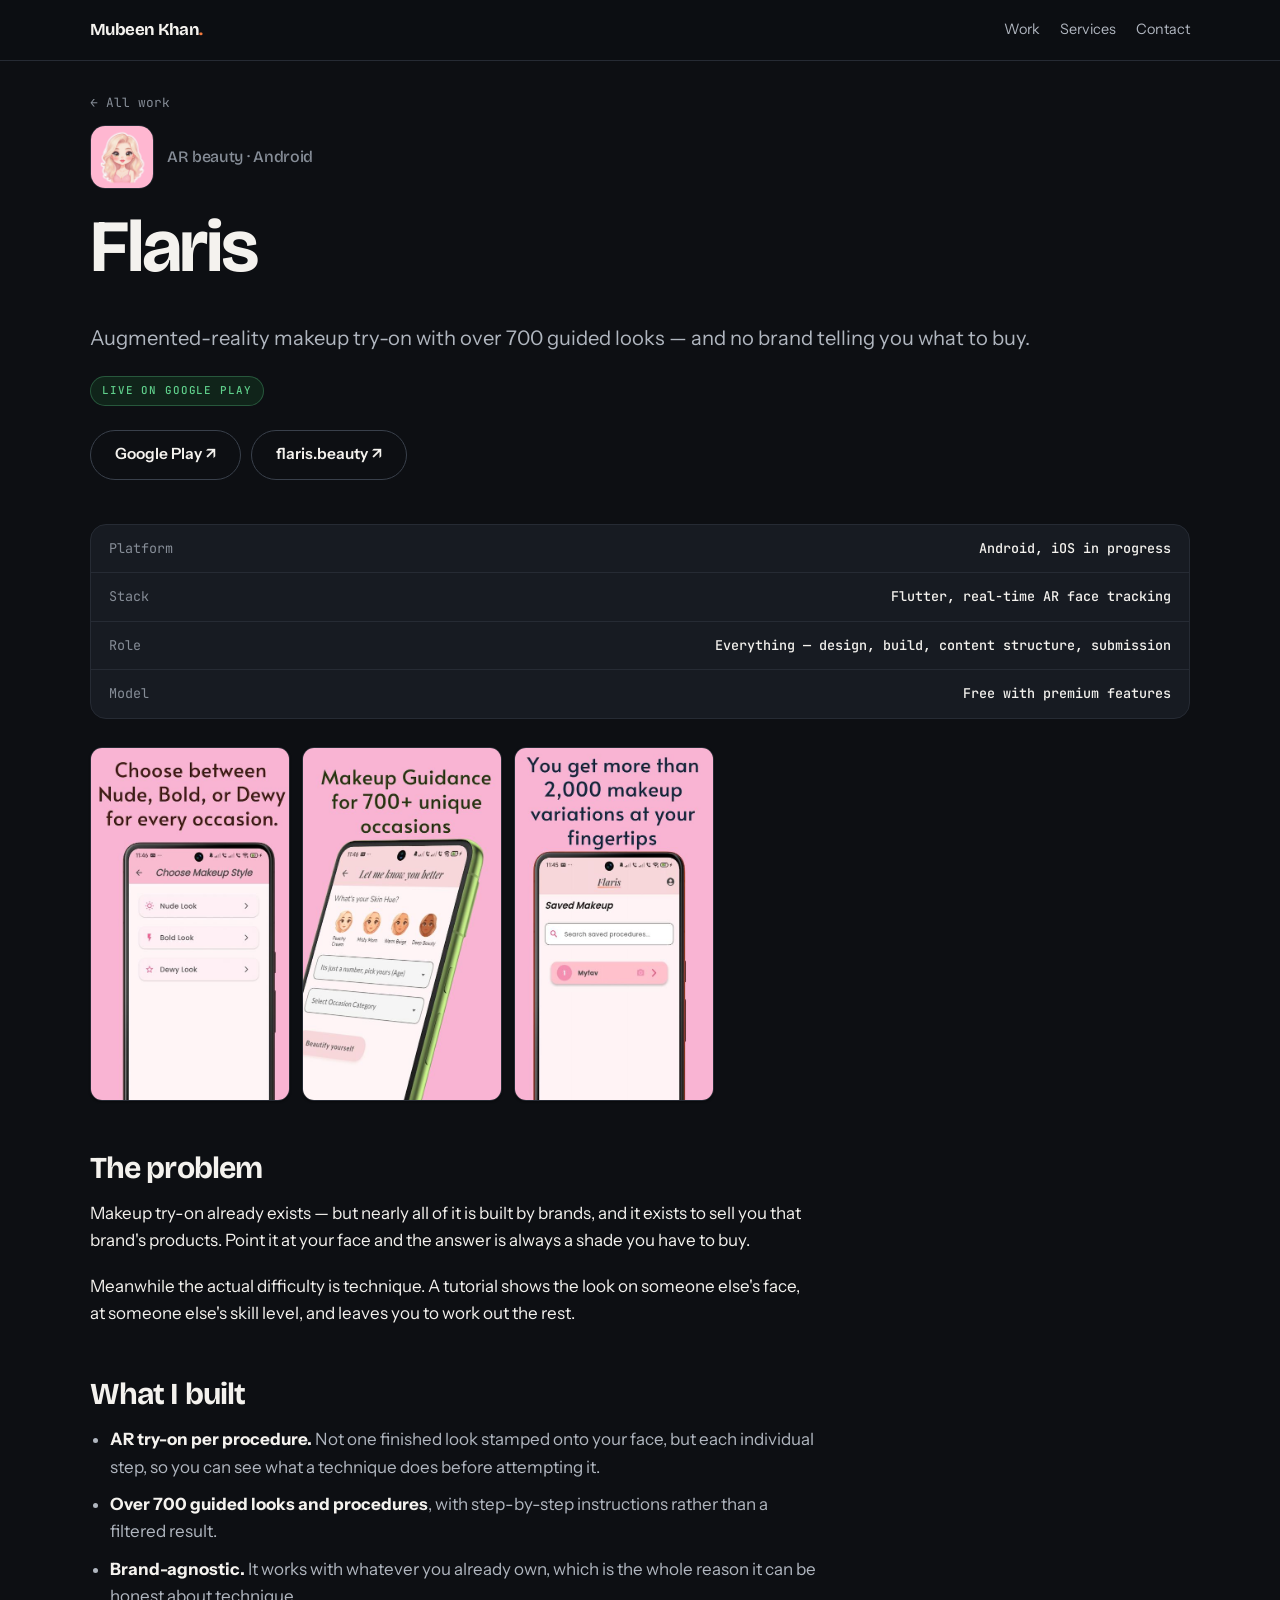
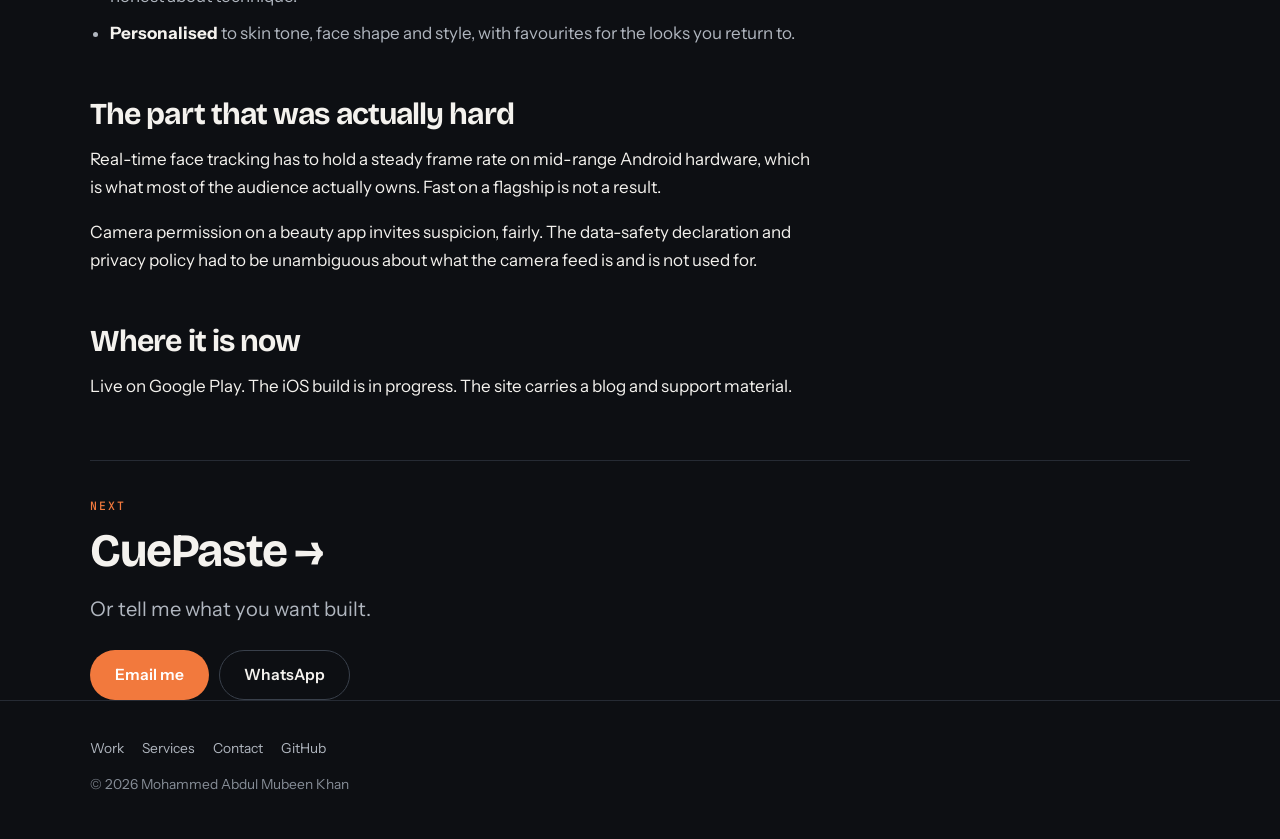
<file: work/flaris.html>
<!DOCTYPE html>
<html lang="en">
<head>
<meta charset="UTF-8">
<meta name="viewport" content="width=device-width, initial-scale=1">
<title>Flaris — Mubeen Khan</title>
<meta name="description" content="Augmented-reality makeup try-on with over 700 guided looks — and no brand telling you what to buy.">
<meta property="og:title" content="Flaris — Mubeen Khan">
<meta property="og:description" content="Augmented-reality makeup try-on with over 700 guided looks — and no brand telling you what to buy.">
<meta name="color-scheme" content="dark">
<meta name="theme-color" content="#07080b">
<link rel="icon" href="../favicon.ico" sizes="32x32">
<link rel="icon" type="image/png" sizes="32x32" href="../favicon-32.png">
<link rel="icon" type="image/png" sizes="16x16" href="../favicon-16.png">
<link rel="apple-touch-icon" href="../apple-touch-icon.png">
<link rel="preconnect" href="https://fonts.googleapis.com">
<link rel="preconnect" href="https://fonts.gstatic.com" crossorigin>
<link href="https://fonts.googleapis.com/css2?family=Bricolage+Grotesque:opsz,wght@12..96,700&family=Instrument+Sans:wght@400;500;600&family=JetBrains+Mono:wght@400;500&display=swap" rel="stylesheet">
<link rel="stylesheet" href="../style.css">
</head>
<body>

<header class="site-head">
  <div class="wrap">
    <a class="brand" href="../index.html">Mubeen Khan<span>.</span></a>
    <nav class="nav">
      <a href="../index.html#work">Work</a>
      <a class="only-wide" href="../index.html#services">Services</a>
      <a href="../index.html#contact">Contact</a>
    </nav>
  </div>
</header>

<main class="wrap">

  <div class="case-head">
    <a class="back" href="../index.html#work">← All work</a>
    <div class="card-top">
      <img class="app-icon" src="../images/apps/flaris-icon.png" alt="" width="64" height="64">
      <div>
        <h3 style="font-size:1rem;color:var(--ink-faint);font-weight:500;margin:0">AR beauty · Android</h3>
      </div>
    </div>
    <h1>Flaris</h1>
    <p class="lead">Augmented-reality makeup try-on with over 700 guided looks — and no brand telling you what to buy.</p>
    <p><span class="pill pill-live">Live on Google Play</span></p>
    <div class="case-links"><a class="btn btn-line" href="https://play.google.com/store/apps/details?id=com.flaris.app" target="_blank" rel="noopener">Google Play ↗</a><a class="btn btn-line" href="https://flaris.beauty" target="_blank" rel="noopener">flaris.beauty ↗</a></div>
  </div>

  <div class="facts">
    <div><b>Platform</b><span>Android, iOS in progress</span></div>
    <div><b>Stack</b><span>Flutter, real-time AR face tracking</span></div>
    <div><b>Role</b><span>Everything — design, build, content structure, submission</span></div>
    <div><b>Model</b><span>Free with premium features</span></div>
  </div>

  <div class="shots"><img src="../images/apps/flaris-1.jpg" alt="Flaris screenshot" loading="lazy"><img src="../images/apps/flaris-2.jpg" alt="Flaris screenshot" loading="lazy"><img src="../images/apps/flaris-3.jpg" alt="Flaris screenshot" loading="lazy"></div>

  <div class="prose">
    <h2>The problem</h2>
    <p>Makeup try-on already exists — but nearly all of it is built by brands, and it exists to sell you that brand's products. Point it at your face and the answer is always a shade you have to buy.</p>
    <p>Meanwhile the actual difficulty is technique. A tutorial shows the look on someone else's face, at someone else's skill level, and leaves you to work out the rest.</p>

    <h2>What I built</h2>
    <ul>
      <li><strong>AR try-on per procedure.</strong> Not one finished look stamped onto your face, but each individual step, so you can see what a technique does before attempting it.</li>
      <li><strong>Over 700 guided looks and procedures</strong>, with step-by-step instructions rather than a filtered result.</li>
      <li><strong>Brand-agnostic.</strong> It works with whatever you already own, which is the whole reason it can be honest about technique.</li>
      <li><strong>Personalised</strong> to skin tone, face shape and style, with favourites for the looks you return to.</li>
    </ul>

    <h2>The part that was actually hard</h2>
    <p>Real-time face tracking has to hold a steady frame rate on mid-range Android hardware, which is what most of the audience actually owns. Fast on a flagship is not a result.</p>
    <p>Camera permission on a beauty app invites suspicion, fairly. The data-safety declaration and privacy policy had to be unambiguous about what the camera feed is and is not used for.</p>

    <h2>Where it is now</h2>
    <p>Live on Google Play. The iOS build is in progress. The site carries a blog and support material.</p>
  </div>

  <div class="next">
    <p class="eyebrow">Next</p>
    <h2 style="margin-bottom:18px"><a href="cuepaste.html" style="text-decoration:none">CuePaste →</a></h2>
    <p class="lead" style="margin-bottom:26px">Or tell me what you want built.</p>
    <div class="contact-actions" style="margin:0">
      <a class="btn btn-primary" href="mailto:mamubeenkhan@gmail.com?subject=Project%20enquiry">Email me</a>
      <a class="btn btn-line" href="https://wa.me/918328681249" target="_blank" rel="noopener">WhatsApp</a>
    </div>
  </div>

</main>

<footer class="site-foot">
  <div class="wrap">
    <div class="foot-row">
      <a href="../index.html#work">Work</a>
      <a href="../index.html#services">Services</a>
      <a href="../index.html#contact">Contact</a>
      <a href="https://github.com/MAMubeenKhan" target="_blank" rel="noopener">GitHub</a>
    </div>
    <p style="margin:0">© <span id="yr">2026</span> Mohammed Abdul Mubeen Khan</p>
  </div>
</footer>

<div class="bar">
  <a class="btn btn-line" href="https://wa.me/918328681249" target="_blank" rel="noopener">WhatsApp</a>
  <a class="btn btn-primary" href="mailto:mamubeenkhan@gmail.com?subject=Project%20enquiry">Email me</a>
</div>

<script>document.getElementById("yr").textContent = new Date().getFullYear();</script>
</body>
</html>
</file>
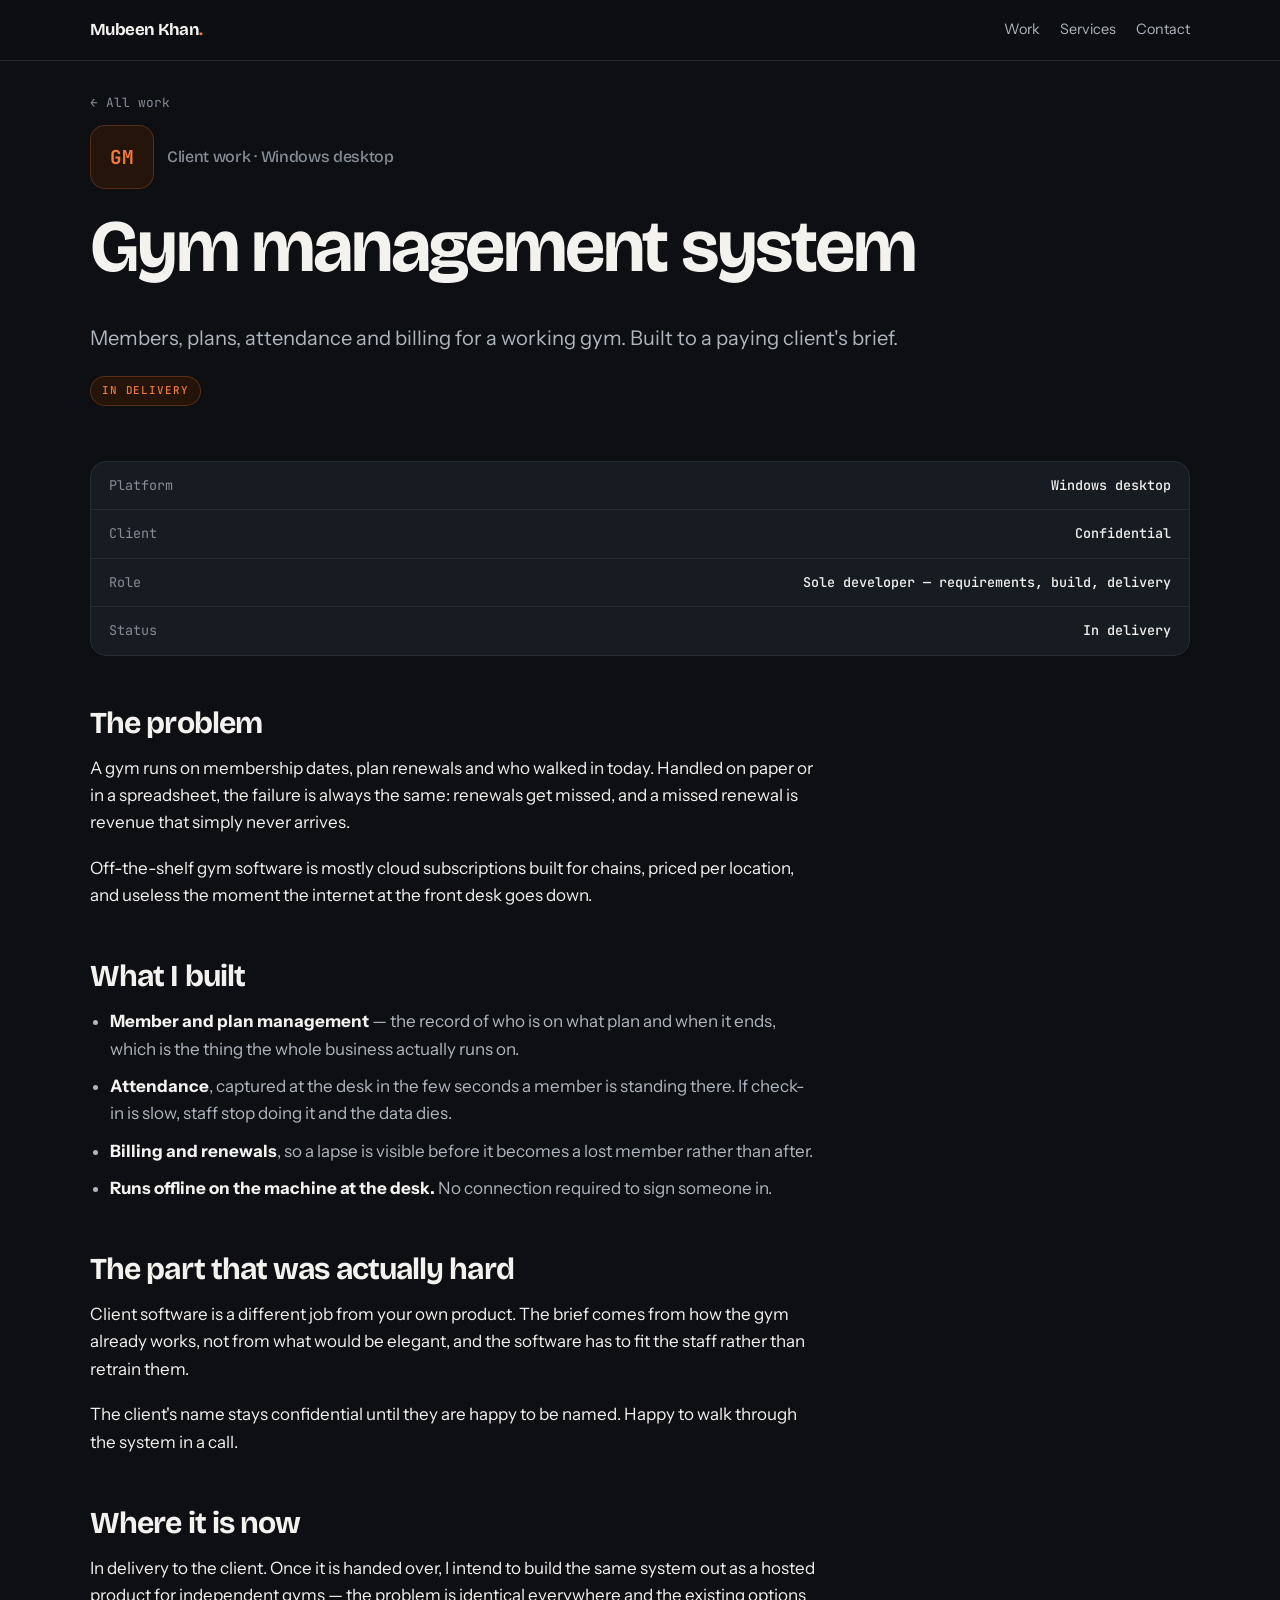
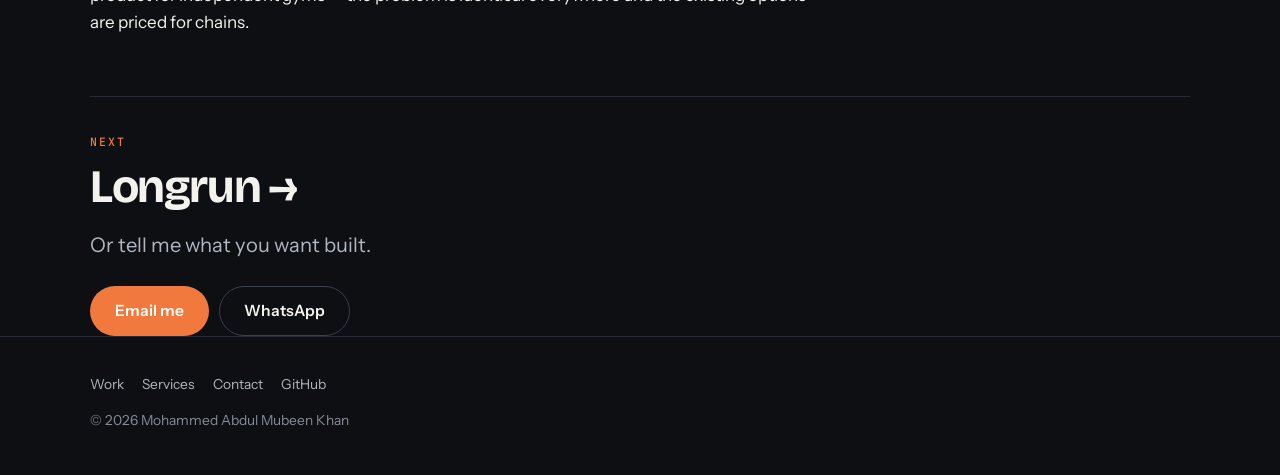
<file: work/gym-management.html>
<!DOCTYPE html>
<html lang="en">
<head>
<meta charset="UTF-8">
<meta name="viewport" content="width=device-width, initial-scale=1">
<title>Gym management system — Mubeen Khan</title>
<meta name="description" content="Members, plans, attendance and billing for a working gym. Built to a paying client's brief.">
<meta property="og:title" content="Gym management system — Mubeen Khan">
<meta property="og:description" content="Members, plans, attendance and billing for a working gym. Built to a paying client's brief.">
<meta name="color-scheme" content="dark">
<meta name="theme-color" content="#07080b">
<link rel="icon" href="../favicon.ico" sizes="32x32">
<link rel="icon" type="image/png" sizes="32x32" href="../favicon-32.png">
<link rel="icon" type="image/png" sizes="16x16" href="../favicon-16.png">
<link rel="apple-touch-icon" href="../apple-touch-icon.png">
<link rel="preconnect" href="https://fonts.googleapis.com">
<link rel="preconnect" href="https://fonts.gstatic.com" crossorigin>
<link href="https://fonts.googleapis.com/css2?family=Bricolage+Grotesque:opsz,wght@12..96,700&family=Instrument+Sans:wght@400;500;600&family=JetBrains+Mono:wght@400;500&display=swap" rel="stylesheet">
<link rel="stylesheet" href="../style.css">
</head>
<body>

<header class="site-head">
  <div class="wrap">
    <a class="brand" href="../index.html">Mubeen Khan<span>.</span></a>
    <nav class="nav">
      <a href="../index.html#work">Work</a>
      <a class="only-wide" href="../index.html#services">Services</a>
      <a href="../index.html#contact">Contact</a>
    </nav>
  </div>
</header>

<main class="wrap">

  <div class="case-head">
    <a class="back" href="../index.html#work">← All work</a>
    <div class="card-top">
      <div class="app-icon mono-tile" aria-hidden="true">GM</div>
      <div>
        <h3 style="font-size:1rem;color:var(--ink-faint);font-weight:500;margin:0">Client work · Windows desktop</h3>
      </div>
    </div>
    <h1>Gym management system</h1>
    <p class="lead">Members, plans, attendance and billing for a working gym. Built to a paying client's brief.</p>
    <p><span class="pill ">In delivery</span></p>
    
  </div>

  <div class="facts">
    <div><b>Platform</b><span>Windows desktop</span></div>
    <div><b>Client</b><span>Confidential</span></div>
    <div><b>Role</b><span>Sole developer — requirements, build, delivery</span></div>
    <div><b>Status</b><span>In delivery</span></div>
  </div>

  

  <div class="prose">
    <h2>The problem</h2>
    <p>A gym runs on membership dates, plan renewals and who walked in today. Handled on paper or in a spreadsheet, the failure is always the same: renewals get missed, and a missed renewal is revenue that simply never arrives.</p>
    <p>Off-the-shelf gym software is mostly cloud subscriptions built for chains, priced per location, and useless the moment the internet at the front desk goes down.</p>

    <h2>What I built</h2>
    <ul>
      <li><strong>Member and plan management</strong> — the record of who is on what plan and when it ends, which is the thing the whole business actually runs on.</li>
      <li><strong>Attendance</strong>, captured at the desk in the few seconds a member is standing there. If check-in is slow, staff stop doing it and the data dies.</li>
      <li><strong>Billing and renewals</strong>, so a lapse is visible before it becomes a lost member rather than after.</li>
      <li><strong>Runs offline on the machine at the desk.</strong> No connection required to sign someone in.</li>
    </ul>

    <h2>The part that was actually hard</h2>
    <p>Client software is a different job from your own product. The brief comes from how the gym already works, not from what would be elegant, and the software has to fit the staff rather than retrain them.</p>
    <p>The client's name stays confidential until they are happy to be named. Happy to walk through the system in a call.</p>

    <h2>Where it is now</h2>
    <p>In delivery to the client. Once it is handed over, I intend to build the same system out as a hosted product for independent gyms — the problem is identical everywhere and the existing options are priced for chains.</p>
  </div>

  <div class="next">
    <p class="eyebrow">Next</p>
    <h2 style="margin-bottom:18px"><a href="longrun.html" style="text-decoration:none">Longrun →</a></h2>
    <p class="lead" style="margin-bottom:26px">Or tell me what you want built.</p>
    <div class="contact-actions" style="margin:0">
      <a class="btn btn-primary" href="mailto:mamubeenkhan@gmail.com?subject=Project%20enquiry">Email me</a>
      <a class="btn btn-line" href="https://wa.me/918328681249" target="_blank" rel="noopener">WhatsApp</a>
    </div>
  </div>

</main>

<footer class="site-foot">
  <div class="wrap">
    <div class="foot-row">
      <a href="../index.html#work">Work</a>
      <a href="../index.html#services">Services</a>
      <a href="../index.html#contact">Contact</a>
      <a href="https://github.com/MAMubeenKhan" target="_blank" rel="noopener">GitHub</a>
    </div>
    <p style="margin:0">© <span id="yr">2026</span> Mohammed Abdul Mubeen Khan</p>
  </div>
</footer>

<div class="bar">
  <a class="btn btn-line" href="https://wa.me/918328681249" target="_blank" rel="noopener">WhatsApp</a>
  <a class="btn btn-primary" href="mailto:mamubeenkhan@gmail.com?subject=Project%20enquiry">Email me</a>
</div>

<script>document.getElementById("yr").textContent = new Date().getFullYear();</script>
</body>
</html>
</file>
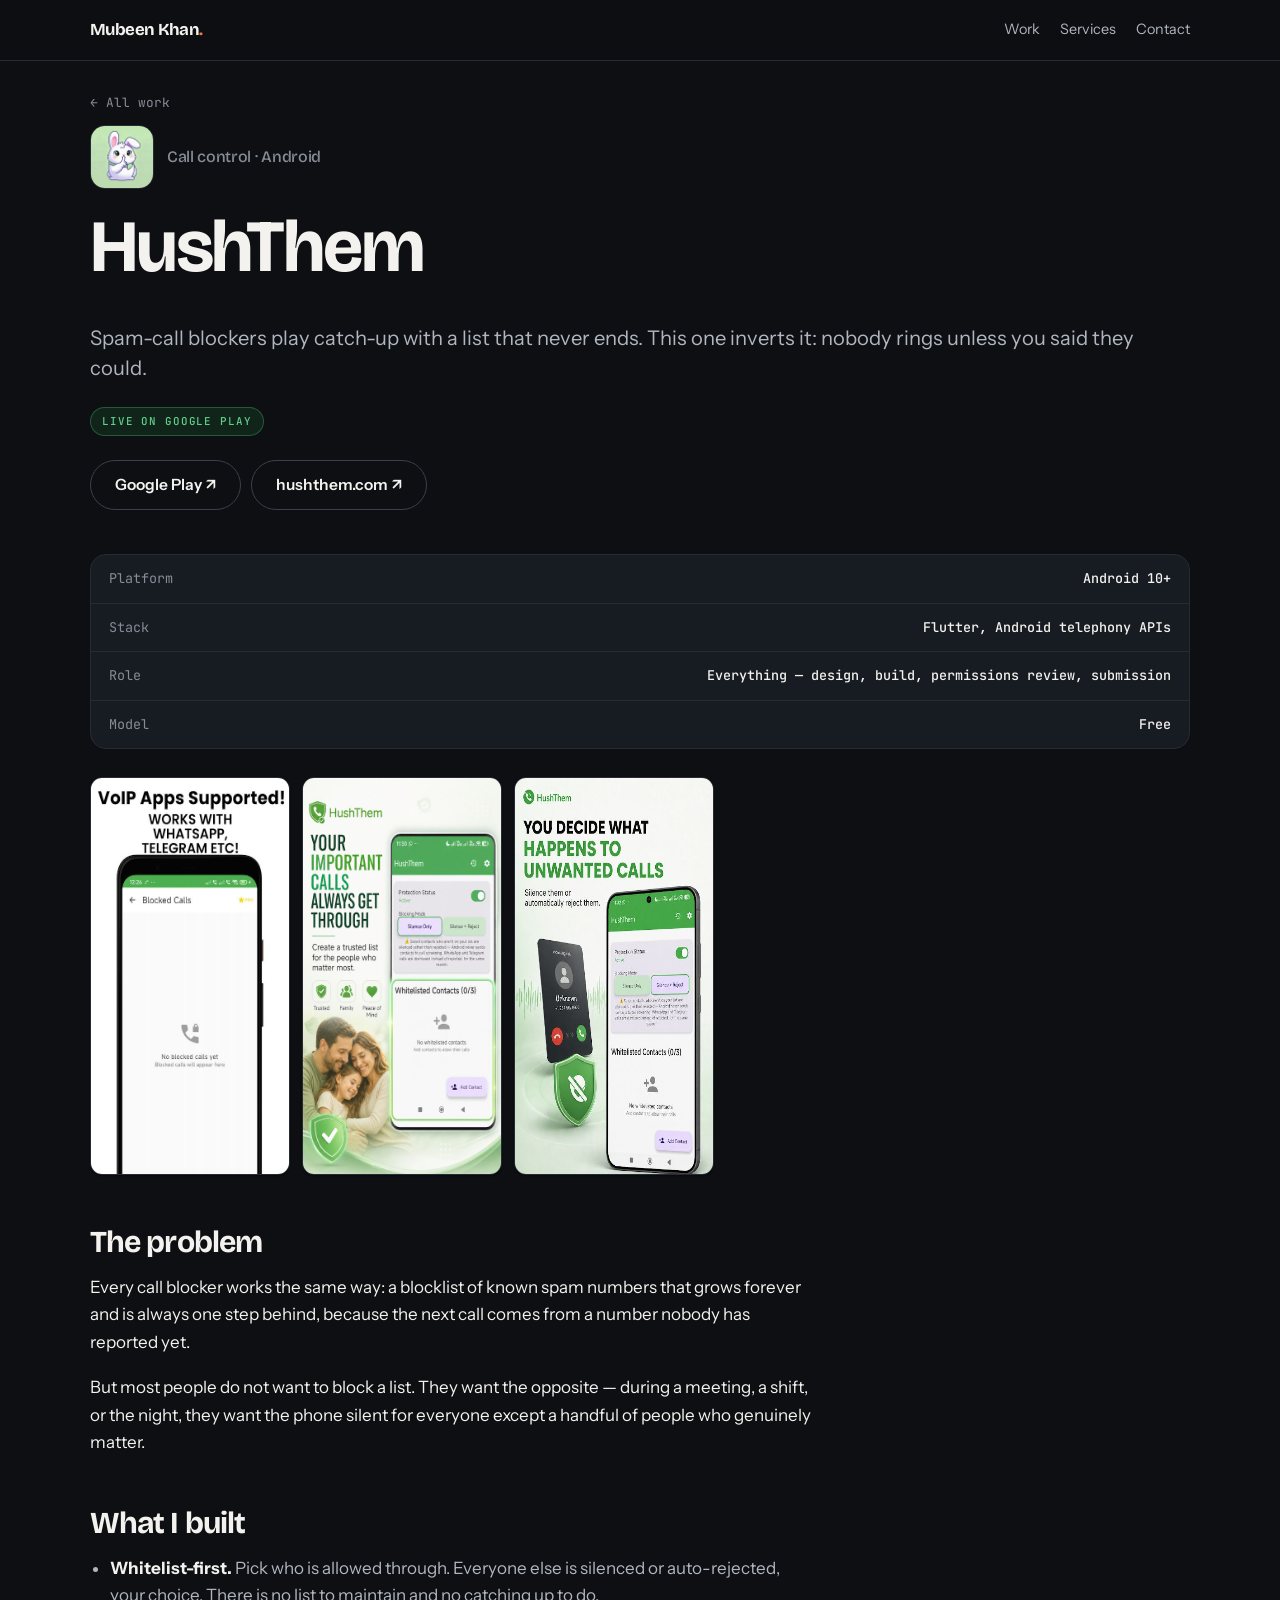
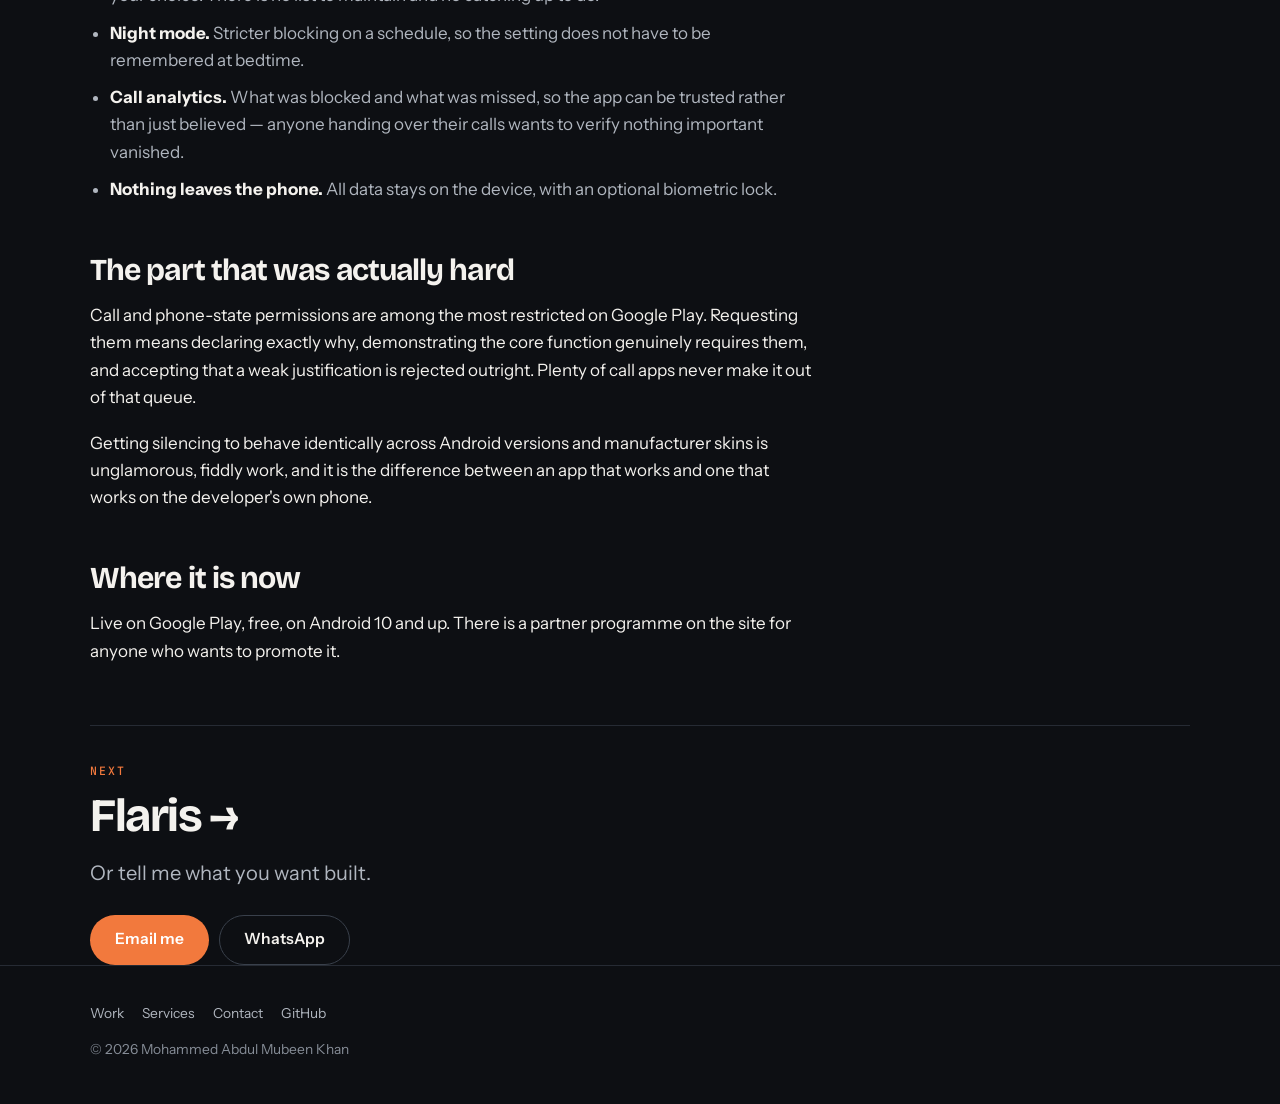
<file: work/hushthem.html>
<!DOCTYPE html>
<html lang="en">
<head>
<meta charset="UTF-8">
<meta name="viewport" content="width=device-width, initial-scale=1">
<title>HushThem — Mubeen Khan</title>
<meta name="description" content="Spam-call blockers play catch-up with a list that never ends. This one inverts it: nobody rings unless you said they could.">
<meta property="og:title" content="HushThem — Mubeen Khan">
<meta property="og:description" content="Spam-call blockers play catch-up with a list that never ends. This one inverts it: nobody rings unless you said they could.">
<meta name="color-scheme" content="dark">
<meta name="theme-color" content="#07080b">
<link rel="icon" href="../favicon.ico" sizes="32x32">
<link rel="icon" type="image/png" sizes="32x32" href="../favicon-32.png">
<link rel="icon" type="image/png" sizes="16x16" href="../favicon-16.png">
<link rel="apple-touch-icon" href="../apple-touch-icon.png">
<link rel="preconnect" href="https://fonts.googleapis.com">
<link rel="preconnect" href="https://fonts.gstatic.com" crossorigin>
<link href="https://fonts.googleapis.com/css2?family=Bricolage+Grotesque:opsz,wght@12..96,700&family=Instrument+Sans:wght@400;500;600&family=JetBrains+Mono:wght@400;500&display=swap" rel="stylesheet">
<link rel="stylesheet" href="../style.css">
</head>
<body>

<header class="site-head">
  <div class="wrap">
    <a class="brand" href="../index.html">Mubeen Khan<span>.</span></a>
    <nav class="nav">
      <a href="../index.html#work">Work</a>
      <a class="only-wide" href="../index.html#services">Services</a>
      <a href="../index.html#contact">Contact</a>
    </nav>
  </div>
</header>

<main class="wrap">

  <div class="case-head">
    <a class="back" href="../index.html#work">← All work</a>
    <div class="card-top">
      <img class="app-icon" src="../images/apps/hushthem-icon.png" alt="" width="64" height="64">
      <div>
        <h3 style="font-size:1rem;color:var(--ink-faint);font-weight:500;margin:0">Call control · Android</h3>
      </div>
    </div>
    <h1>HushThem</h1>
    <p class="lead">Spam-call blockers play catch-up with a list that never ends. This one inverts it: nobody rings unless you said they could.</p>
    <p><span class="pill pill-live">Live on Google Play</span></p>
    <div class="case-links"><a class="btn btn-line" href="https://play.google.com/store/apps/details?id=com.hushthem.app" target="_blank" rel="noopener">Google Play ↗</a><a class="btn btn-line" href="https://hushthem.com" target="_blank" rel="noopener">hushthem.com ↗</a></div>
  </div>

  <div class="facts">
    <div><b>Platform</b><span>Android 10+</span></div>
    <div><b>Stack</b><span>Flutter, Android telephony APIs</span></div>
    <div><b>Role</b><span>Everything — design, build, permissions review, submission</span></div>
    <div><b>Model</b><span>Free</span></div>
  </div>

  <div class="shots"><img src="../images/apps/hushthem-2.jpg" alt="HushThem screenshot" loading="lazy"><img src="../images/apps/hushthem-3.jpg" alt="HushThem screenshot" loading="lazy"><img src="../images/apps/hushthem-1.jpg" alt="HushThem screenshot" loading="lazy"></div>

  <div class="prose">
    <h2>The problem</h2>
    <p>Every call blocker works the same way: a blocklist of known spam numbers that grows forever and is always one step behind, because the next call comes from a number nobody has reported yet.</p>
    <p>But most people do not want to block a list. They want the opposite — during a meeting, a shift, or the night, they want the phone silent for everyone except a handful of people who genuinely matter.</p>

    <h2>What I built</h2>
    <ul>
      <li><strong>Whitelist-first.</strong> Pick who is allowed through. Everyone else is silenced or auto-rejected, your choice. There is no list to maintain and no catching up to do.</li>
      <li><strong>Night mode.</strong> Stricter blocking on a schedule, so the setting does not have to be remembered at bedtime.</li>
      <li><strong>Call analytics.</strong> What was blocked and what was missed, so the app can be trusted rather than just believed — anyone handing over their calls wants to verify nothing important vanished.</li>
      <li><strong>Nothing leaves the phone.</strong> All data stays on the device, with an optional biometric lock.</li>
    </ul>

    <h2>The part that was actually hard</h2>
    <p>Call and phone-state permissions are among the most restricted on Google Play. Requesting them means declaring exactly why, demonstrating the core function genuinely requires them, and accepting that a weak justification is rejected outright. Plenty of call apps never make it out of that queue.</p>
    <p>Getting silencing to behave identically across Android versions and manufacturer skins is unglamorous, fiddly work, and it is the difference between an app that works and one that works on the developer's own phone.</p>

    <h2>Where it is now</h2>
    <p>Live on Google Play, free, on Android 10 and up. There is a partner programme on the site for anyone who wants to promote it.</p>
  </div>

  <div class="next">
    <p class="eyebrow">Next</p>
    <h2 style="margin-bottom:18px"><a href="flaris.html" style="text-decoration:none">Flaris →</a></h2>
    <p class="lead" style="margin-bottom:26px">Or tell me what you want built.</p>
    <div class="contact-actions" style="margin:0">
      <a class="btn btn-primary" href="mailto:mamubeenkhan@gmail.com?subject=Project%20enquiry">Email me</a>
      <a class="btn btn-line" href="https://wa.me/918328681249" target="_blank" rel="noopener">WhatsApp</a>
    </div>
  </div>

</main>

<footer class="site-foot">
  <div class="wrap">
    <div class="foot-row">
      <a href="../index.html#work">Work</a>
      <a href="../index.html#services">Services</a>
      <a href="../index.html#contact">Contact</a>
      <a href="https://github.com/MAMubeenKhan" target="_blank" rel="noopener">GitHub</a>
    </div>
    <p style="margin:0">© <span id="yr">2026</span> Mohammed Abdul Mubeen Khan</p>
  </div>
</footer>

<div class="bar">
  <a class="btn btn-line" href="https://wa.me/918328681249" target="_blank" rel="noopener">WhatsApp</a>
  <a class="btn btn-primary" href="mailto:mamubeenkhan@gmail.com?subject=Project%20enquiry">Email me</a>
</div>

<script>document.getElementById("yr").textContent = new Date().getFullYear();</script>
</body>
</html>
</file>
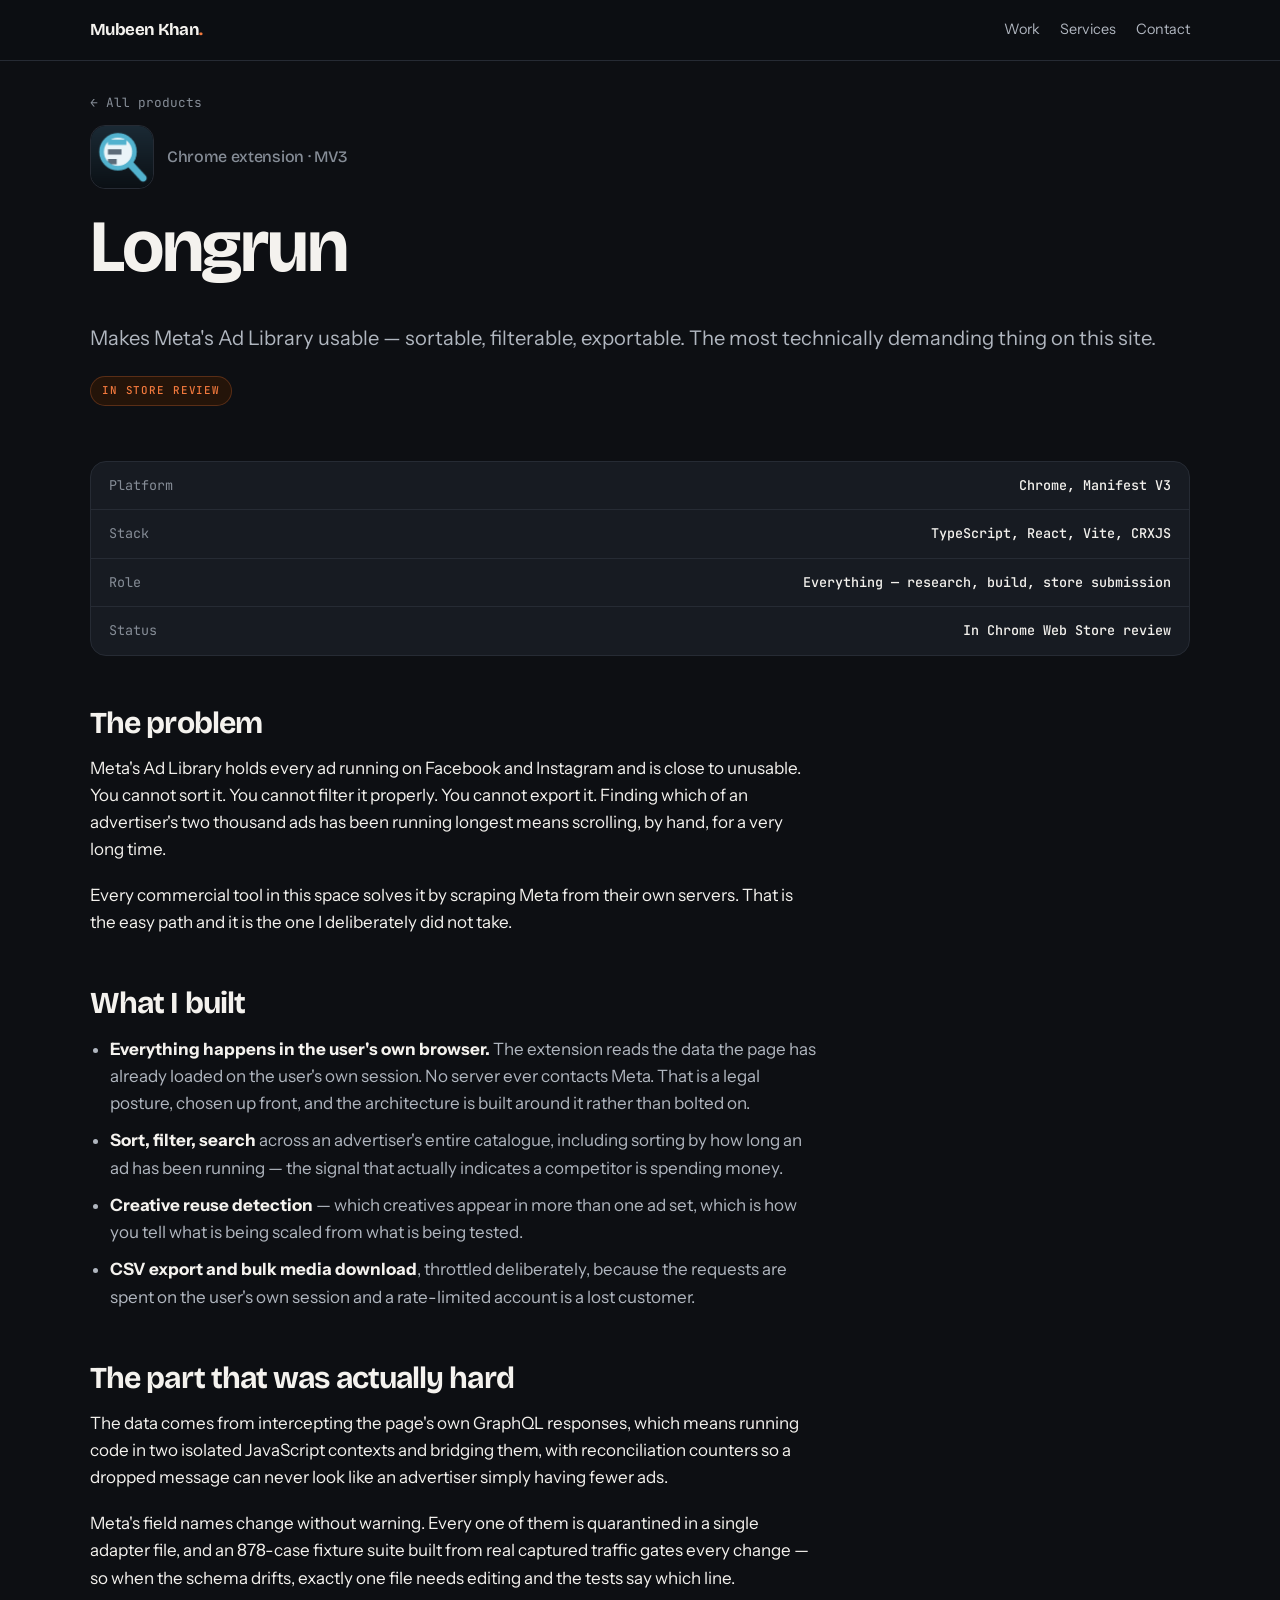
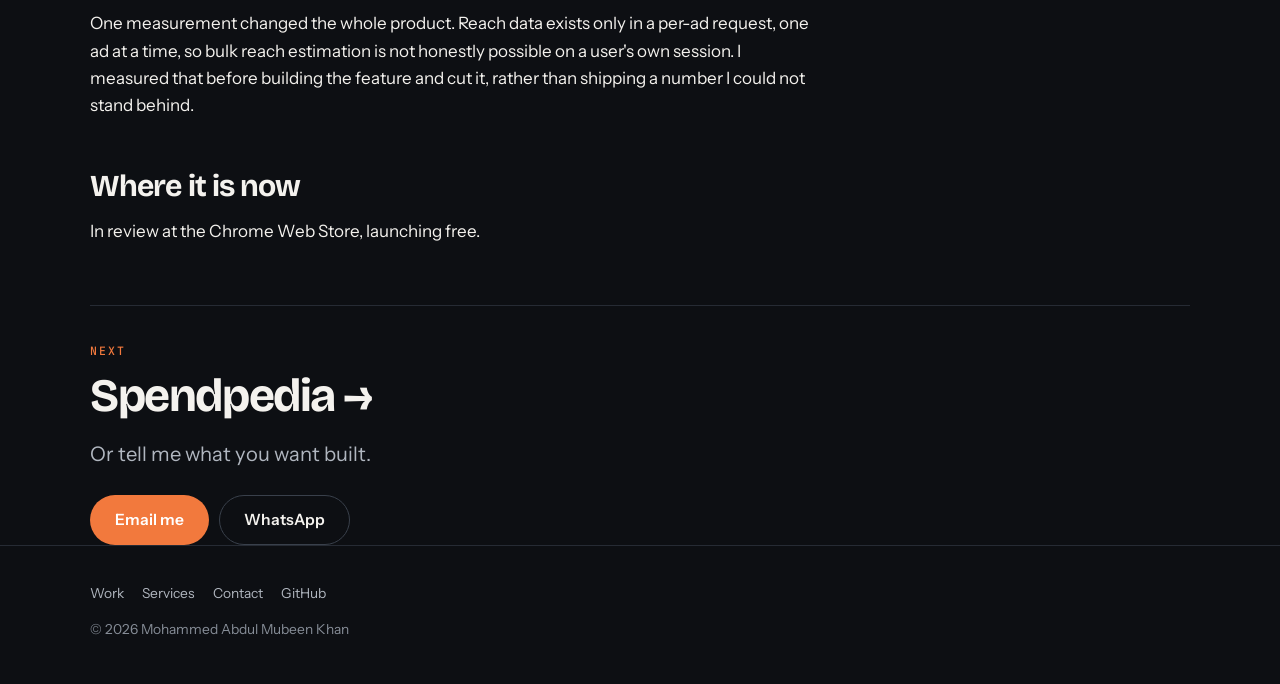
<file: work/longrun.html>
<!DOCTYPE html>
<html lang="en">
<head>
<meta charset="UTF-8">
<meta name="viewport" content="width=device-width, initial-scale=1">
<title>Longrun — Mubeen Khan</title>
<meta name="description" content="Makes Meta's Ad Library usable — sortable, filterable, exportable. The most technically demanding thing on this site.">
<meta property="og:title" content="Longrun — Mubeen Khan">
<meta property="og:description" content="Makes Meta's Ad Library usable — sortable, filterable, exportable. The most technically demanding thing on this site.">
<meta name="color-scheme" content="dark">
<meta name="theme-color" content="#07080b">
<link rel="icon" href="../favicon.ico" sizes="32x32">
<link rel="icon" type="image/png" sizes="32x32" href="../favicon-32.png">
<link rel="icon" type="image/png" sizes="16x16" href="../favicon-16.png">
<link rel="apple-touch-icon" href="../apple-touch-icon.png">
<link rel="preconnect" href="https://fonts.googleapis.com">
<link rel="preconnect" href="https://fonts.gstatic.com" crossorigin>
<link href="https://fonts.googleapis.com/css2?family=Bricolage+Grotesque:opsz,wght@12..96,700&family=Instrument+Sans:wght@400;500;600&family=JetBrains+Mono:wght@400;500&display=swap" rel="stylesheet">
<link rel="stylesheet" href="../style.css">
</head>
<body>

<header class="site-head">
  <div class="wrap">
    <a class="brand" href="../index.html">Mubeen Khan<span>.</span></a>
    <nav class="nav">
      <a href="../index.html#work">Work</a>
      <a class="only-wide" href="../index.html#services">Services</a>
      <a href="../index.html#contact">Contact</a>
    </nav>
  </div>
</header>

<main class="wrap">

  <div class="case-head">
    <a class="back" href="../index.html#products">← All products</a>
    <div class="card-top">
      <img class="app-icon" src="../images/apps/adlib-icon.png" alt="" width="64" height="64">
      <div>
        <h3 style="font-size:1rem;color:var(--ink-faint);font-weight:500;margin:0">Chrome extension · MV3</h3>
      </div>
    </div>
    <h1>Longrun</h1>
    <p class="lead">Makes Meta's Ad Library usable — sortable, filterable, exportable. The most technically demanding thing on this site.</p>
    <p><span class="pill ">In store review</span></p>
    
  </div>

  <div class="facts">
    <div><b>Platform</b><span>Chrome, Manifest V3</span></div>
    <div><b>Stack</b><span>TypeScript, React, Vite, CRXJS</span></div>
    <div><b>Role</b><span>Everything — research, build, store submission</span></div>
    <div><b>Status</b><span>In Chrome Web Store review</span></div>
  </div>

  

  <div class="prose">
    <h2>The problem</h2>
    <p>Meta's Ad Library holds every ad running on Facebook and Instagram and is close to unusable. You cannot sort it. You cannot filter it properly. You cannot export it. Finding which of an advertiser's two thousand ads has been running longest means scrolling, by hand, for a very long time.</p>
    <p>Every commercial tool in this space solves it by scraping Meta from their own servers. That is the easy path and it is the one I deliberately did not take.</p>

    <h2>What I built</h2>
    <ul>
      <li><strong>Everything happens in the user's own browser.</strong> The extension reads the data the page has already loaded on the user's own session. No server ever contacts Meta. That is a legal posture, chosen up front, and the architecture is built around it rather than bolted on.</li>
      <li><strong>Sort, filter, search</strong> across an advertiser's entire catalogue, including sorting by how long an ad has been running — the signal that actually indicates a competitor is spending money.</li>
      <li><strong>Creative reuse detection</strong> — which creatives appear in more than one ad set, which is how you tell what is being scaled from what is being tested.</li>
      <li><strong>CSV export and bulk media download</strong>, throttled deliberately, because the requests are spent on the user's own session and a rate-limited account is a lost customer.</li>
    </ul>

    <h2>The part that was actually hard</h2>
    <p>The data comes from intercepting the page's own GraphQL responses, which means running code in two isolated JavaScript contexts and bridging them, with reconciliation counters so a dropped message can never look like an advertiser simply having fewer ads.</p>
    <p>Meta's field names change without warning. Every one of them is quarantined in a single adapter file, and an 878-case fixture suite built from real captured traffic gates every change — so when the schema drifts, exactly one file needs editing and the tests say which line.</p>
    <p>One measurement changed the whole product. Reach data exists only in a per-ad request, one ad at a time, so bulk reach estimation is not honestly possible on a user's own session. I measured that before building the feature and cut it, rather than shipping a number I could not stand behind.</p>

    <h2>Where it is now</h2>
    <p>In review at the Chrome Web Store, launching free.</p>
  </div>

  <div class="next">
    <p class="eyebrow">Next</p>
    <h2 style="margin-bottom:18px"><a href="spendpedia.html" style="text-decoration:none">Spendpedia →</a></h2>
    <p class="lead" style="margin-bottom:26px">Or tell me what you want built.</p>
    <div class="contact-actions" style="margin:0">
      <a class="btn btn-primary" href="mailto:mamubeenkhan@gmail.com?subject=Project%20enquiry">Email me</a>
      <a class="btn btn-line" href="https://wa.me/918328681249" target="_blank" rel="noopener">WhatsApp</a>
    </div>
  </div>

</main>

<footer class="site-foot">
  <div class="wrap">
    <div class="foot-row">
      <a href="../index.html#work">Work</a>
      <a href="../index.html#services">Services</a>
      <a href="../index.html#contact">Contact</a>
      <a href="https://github.com/MAMubeenKhan" target="_blank" rel="noopener">GitHub</a>
    </div>
    <p style="margin:0">© <span id="yr">2026</span> Mohammed Abdul Mubeen Khan</p>
  </div>
</footer>

<div class="bar">
  <a class="btn btn-line" href="https://wa.me/918328681249" target="_blank" rel="noopener">WhatsApp</a>
  <a class="btn btn-primary" href="mailto:mamubeenkhan@gmail.com?subject=Project%20enquiry">Email me</a>
</div>

<script>document.getElementById("yr").textContent = new Date().getFullYear();</script>
</body>
</html>
</file>
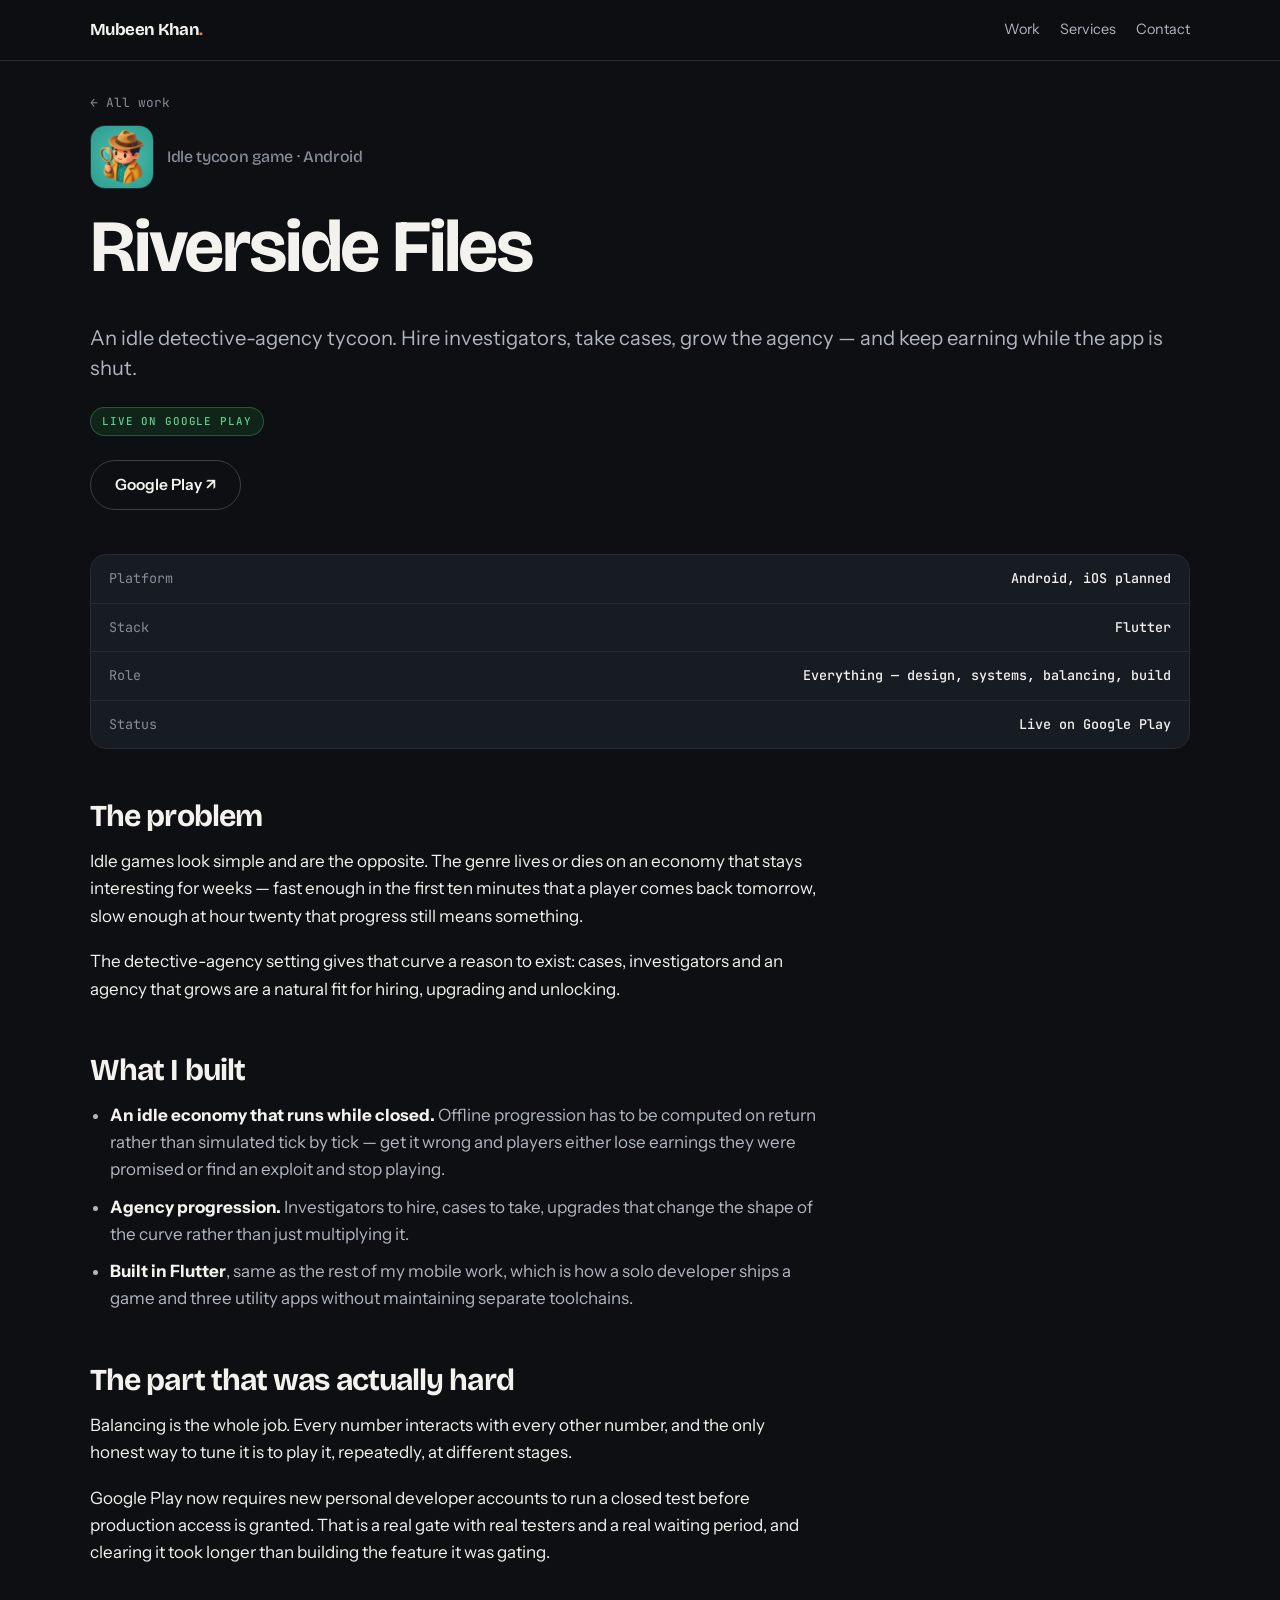
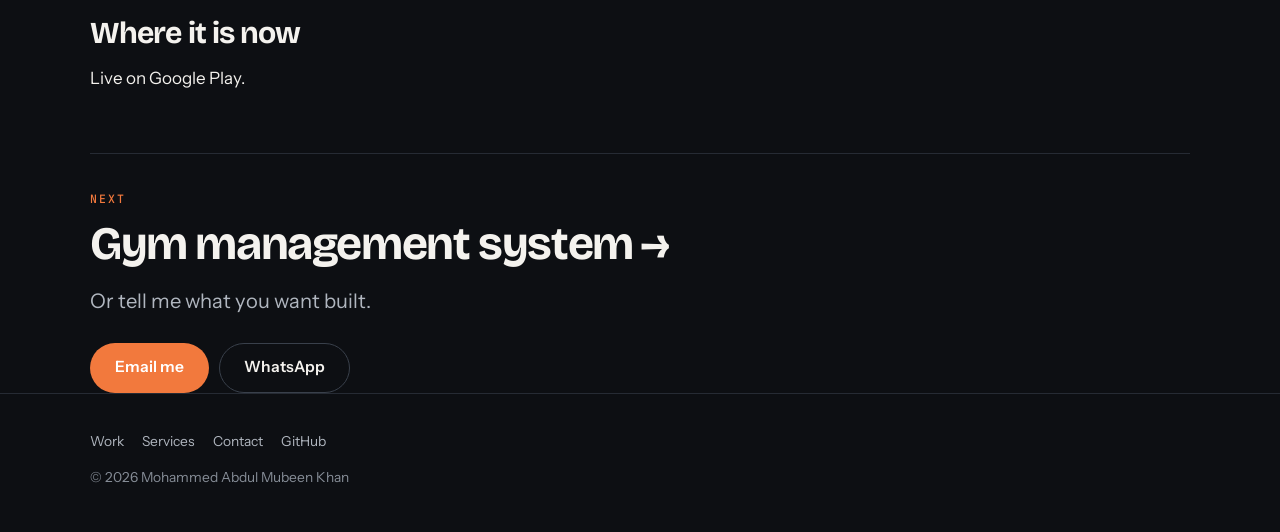
<file: work/riverside-files.html>
<!DOCTYPE html>
<html lang="en">
<head>
<meta charset="UTF-8">
<meta name="viewport" content="width=device-width, initial-scale=1">
<title>Riverside Files — Mubeen Khan</title>
<meta name="description" content="An idle detective-agency tycoon. Hire investigators, take cases, grow the agency — and keep earning while the app is shut.">
<meta property="og:title" content="Riverside Files — Mubeen Khan">
<meta property="og:description" content="An idle detective-agency tycoon. Hire investigators, take cases, grow the agency — and keep earning while the app is shut.">
<meta name="color-scheme" content="dark">
<meta name="theme-color" content="#07080b">
<link rel="icon" href="../favicon.ico" sizes="32x32">
<link rel="icon" type="image/png" sizes="32x32" href="../favicon-32.png">
<link rel="icon" type="image/png" sizes="16x16" href="../favicon-16.png">
<link rel="apple-touch-icon" href="../apple-touch-icon.png">
<link rel="preconnect" href="https://fonts.googleapis.com">
<link rel="preconnect" href="https://fonts.gstatic.com" crossorigin>
<link href="https://fonts.googleapis.com/css2?family=Bricolage+Grotesque:opsz,wght@12..96,700&family=Instrument+Sans:wght@400;500;600&family=JetBrains+Mono:wght@400;500&display=swap" rel="stylesheet">
<link rel="stylesheet" href="../style.css">
</head>
<body>

<header class="site-head">
  <div class="wrap">
    <a class="brand" href="../index.html">Mubeen Khan<span>.</span></a>
    <nav class="nav">
      <a href="../index.html#work">Work</a>
      <a class="only-wide" href="../index.html#services">Services</a>
      <a href="../index.html#contact">Contact</a>
    </nav>
  </div>
</header>

<main class="wrap">

  <div class="case-head">
    <a class="back" href="../index.html#work">← All work</a>
    <div class="card-top">
      <img class="app-icon" src="../images/apps/riverside-icon.png" alt="" width="64" height="64">
      <div>
        <h3 style="font-size:1rem;color:var(--ink-faint);font-weight:500;margin:0">Idle tycoon game · Android</h3>
      </div>
    </div>
    <h1>Riverside Files</h1>
    <p class="lead">An idle detective-agency tycoon. Hire investigators, take cases, grow the agency — and keep earning while the app is shut.</p>
    <p><span class="pill pill-live">Live on Google Play</span></p>
    <div class="case-links"><a class="btn btn-line" href="https://play.google.com/store/apps/details?id=com.riverside.riverside_files" target="_blank" rel="noopener">Google Play ↗</a></div>
  </div>

  <div class="facts">
    <div><b>Platform</b><span>Android, iOS planned</span></div>
    <div><b>Stack</b><span>Flutter</span></div>
    <div><b>Role</b><span>Everything — design, systems, balancing, build</span></div>
    <div><b>Status</b><span>Live on Google Play</span></div>
  </div>

  

  <div class="prose">
    <h2>The problem</h2>
    <p>Idle games look simple and are the opposite. The genre lives or dies on an economy that stays interesting for weeks — fast enough in the first ten minutes that a player comes back tomorrow, slow enough at hour twenty that progress still means something.</p>
    <p>The detective-agency setting gives that curve a reason to exist: cases, investigators and an agency that grows are a natural fit for hiring, upgrading and unlocking.</p>

    <h2>What I built</h2>
    <ul>
      <li><strong>An idle economy that runs while closed.</strong> Offline progression has to be computed on return rather than simulated tick by tick — get it wrong and players either lose earnings they were promised or find an exploit and stop playing.</li>
      <li><strong>Agency progression.</strong> Investigators to hire, cases to take, upgrades that change the shape of the curve rather than just multiplying it.</li>
      <li><strong>Built in Flutter</strong>, same as the rest of my mobile work, which is how a solo developer ships a game and three utility apps without maintaining separate toolchains.</li>
    </ul>

    <h2>The part that was actually hard</h2>
    <p>Balancing is the whole job. Every number interacts with every other number, and the only honest way to tune it is to play it, repeatedly, at different stages.</p>
    <p>Google Play now requires new personal developer accounts to run a closed test before production access is granted. That is a real gate with real testers and a real waiting period, and clearing it took longer than building the feature it was gating.</p>

    <h2>Where it is now</h2>
    <p>Live on Google Play.</p>
  </div>

  <div class="next">
    <p class="eyebrow">Next</p>
    <h2 style="margin-bottom:18px"><a href="gym-management.html" style="text-decoration:none">Gym management system →</a></h2>
    <p class="lead" style="margin-bottom:26px">Or tell me what you want built.</p>
    <div class="contact-actions" style="margin:0">
      <a class="btn btn-primary" href="mailto:mamubeenkhan@gmail.com?subject=Project%20enquiry">Email me</a>
      <a class="btn btn-line" href="https://wa.me/918328681249" target="_blank" rel="noopener">WhatsApp</a>
    </div>
  </div>

</main>

<footer class="site-foot">
  <div class="wrap">
    <div class="foot-row">
      <a href="../index.html#work">Work</a>
      <a href="../index.html#services">Services</a>
      <a href="../index.html#contact">Contact</a>
      <a href="https://github.com/MAMubeenKhan" target="_blank" rel="noopener">GitHub</a>
    </div>
    <p style="margin:0">© <span id="yr">2026</span> Mohammed Abdul Mubeen Khan</p>
  </div>
</footer>

<div class="bar">
  <a class="btn btn-line" href="https://wa.me/918328681249" target="_blank" rel="noopener">WhatsApp</a>
  <a class="btn btn-primary" href="mailto:mamubeenkhan@gmail.com?subject=Project%20enquiry">Email me</a>
</div>

<script>document.getElementById("yr").textContent = new Date().getFullYear();</script>
</body>
</html>
</file>
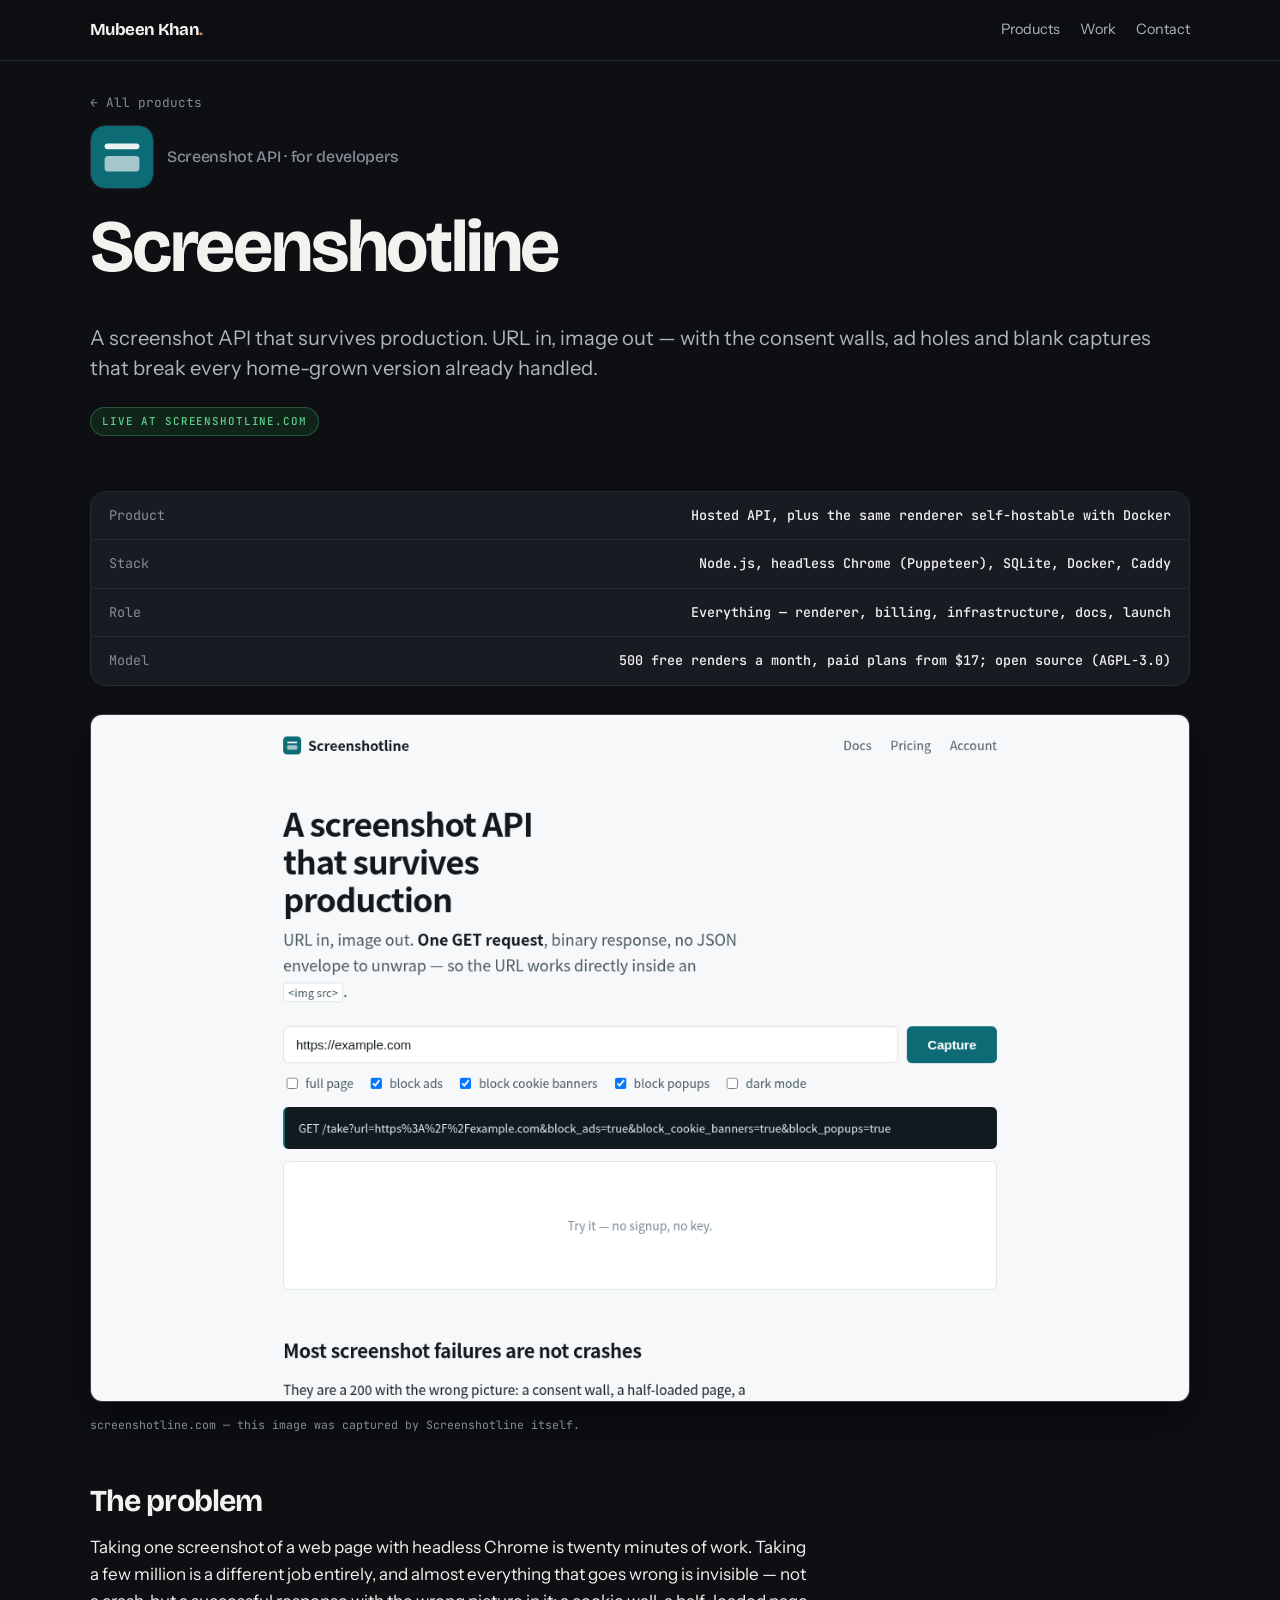
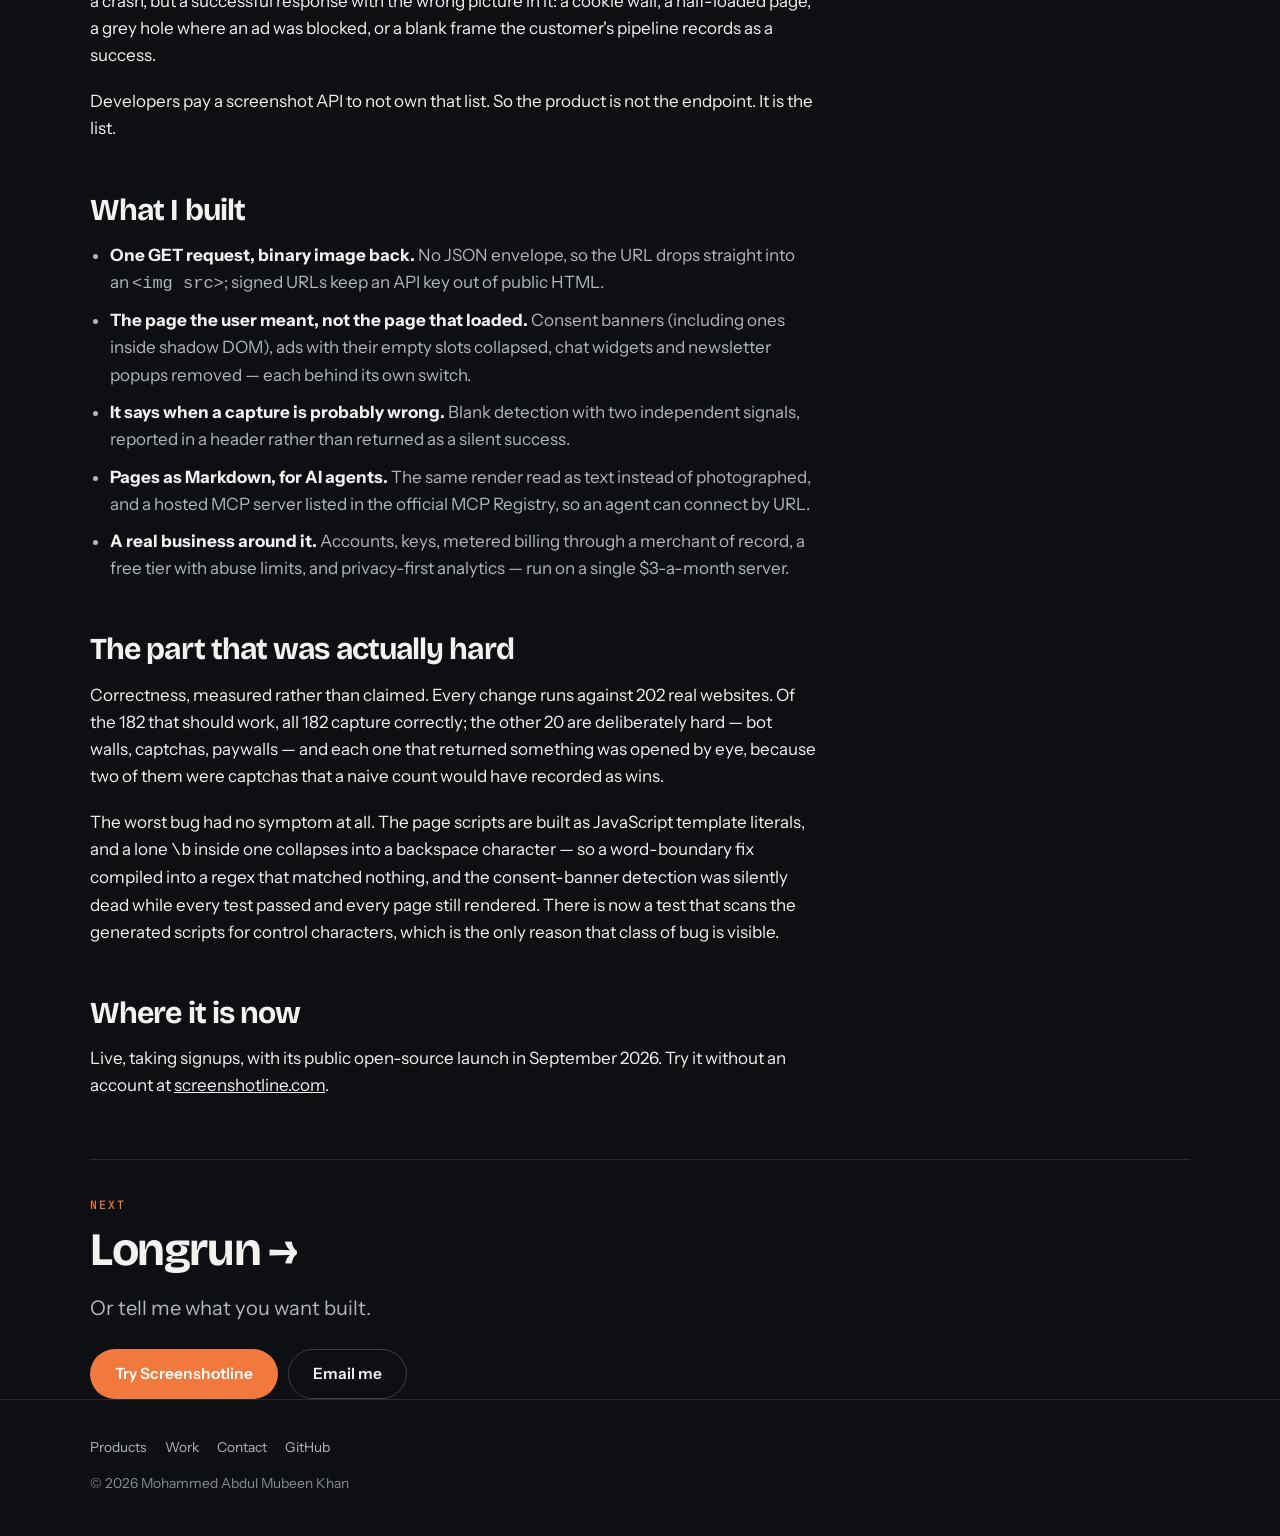
<file: work/screenshotline.html>
<!DOCTYPE html>
<html lang="en">
<head>
<meta charset="UTF-8">
<meta name="viewport" content="width=device-width, initial-scale=1">
<title>Screenshotline — Mubeen Khan</title>
<meta name="description" content="A screenshot API that survives production: URL in, image out, with consent banners, ads and blank captures handled. Open source, hosted, built and run solo.">
<meta property="og:title" content="Screenshotline — Mubeen Khan">
<meta property="og:description" content="A screenshot API that survives production: URL in, image out, with consent banners, ads and blank captures handled. Open source, hosted, built and run solo.">
<meta name="color-scheme" content="dark">
<meta name="theme-color" content="#07080b">
<link rel="icon" href="../favicon.ico" sizes="32x32">
<link rel="icon" type="image/png" sizes="32x32" href="../favicon-32.png">
<link rel="icon" type="image/png" sizes="16x16" href="../favicon-16.png">
<link rel="apple-touch-icon" href="../apple-touch-icon.png">
<link rel="preconnect" href="https://fonts.googleapis.com">
<link rel="preconnect" href="https://fonts.gstatic.com" crossorigin>
<link href="https://fonts.googleapis.com/css2?family=Bricolage+Grotesque:opsz,wght@12..96,700&family=Instrument+Sans:wght@400;500;600&family=JetBrains+Mono:wght@400;500&display=swap" rel="stylesheet">
<link rel="stylesheet" href="../style.css">
</head>
<body>

<header class="site-head">
  <div class="wrap">
    <a class="brand" href="../index.html">Mubeen Khan<span>.</span></a>
    <nav class="nav">
      <a href="../index.html#products">Products</a>
      <a class="only-wide" href="../index.html#work">Work</a>
      <a href="../index.html#contact">Contact</a>
    </nav>
  </div>
</header>

<main class="wrap">

  <div class="case-head">
    <a class="back" href="../index.html#products">← All products</a>
    <div class="card-top">
      <img class="app-icon" src="../images/apps/screenshotline-icon.svg" alt="" width="64" height="64">
      <div>
        <h3 style="font-size:1rem;color:var(--ink-faint);font-weight:500;margin:0">Screenshot API · for developers</h3>
      </div>
    </div>
    <h1>Screenshotline</h1>
    <p class="lead">A screenshot API that survives production. URL in, image out — with the consent walls, ad holes and blank captures that break every home-grown version already handled.</p>
    <p><span class="pill pill-live">Live at screenshotline.com</span></p>
  </div>

  <div class="facts">
    <div><b>Product</b><span>Hosted API, plus the same renderer self-hostable with Docker</span></div>
    <div><b>Stack</b><span>Node.js, headless Chrome (Puppeteer), SQLite, Docker, Caddy</span></div>
    <div><b>Role</b><span>Everything — renderer, billing, infrastructure, docs, launch</span></div>
    <div><b>Model</b><span>500 free renders a month, paid plans from $17; open source (AGPL-3.0)</span></div>
  </div>

  <figure class="browser-shot" style="margin:0 0 8px">
    <img src="../images/apps/screenshotline-home.png" alt="The screenshotline.com home page, with its live demo" loading="lazy" width="1280" height="800">
    <figcaption>screenshotline.com — this image was captured by Screenshotline itself.</figcaption>
  </figure>

  <div class="prose">
    <h2>The problem</h2>
    <p>Taking one screenshot of a web page with headless Chrome is twenty minutes of work. Taking a few million is a different job entirely, and almost everything that goes wrong is invisible — not a crash, but a successful response with the wrong picture in it: a cookie wall, a half-loaded page, a grey hole where an ad was blocked, or a blank frame the customer's pipeline records as a success.</p>
    <p>Developers pay a screenshot API to not own that list. So the product is not the endpoint. It is the list.</p>

    <h2>What I built</h2>
    <ul>
      <li><strong>One GET request, binary image back.</strong> No JSON envelope, so the URL drops straight into an <code>&lt;img src&gt;</code>; signed URLs keep an API key out of public HTML.</li>
      <li><strong>The page the user meant, not the page that loaded.</strong> Consent banners (including ones inside shadow DOM), ads with their empty slots collapsed, chat widgets and newsletter popups removed — each behind its own switch.</li>
      <li><strong>It says when a capture is probably wrong.</strong> Blank detection with two independent signals, reported in a header rather than returned as a silent success.</li>
      <li><strong>Pages as Markdown, for AI agents.</strong> The same render read as text instead of photographed, and a hosted MCP server listed in the official MCP Registry, so an agent can connect by URL.</li>
      <li><strong>A real business around it.</strong> Accounts, keys, metered billing through a merchant of record, a free tier with abuse limits, and privacy-first analytics — run on a single $3-a-month server.</li>
    </ul>

    <h2>The part that was actually hard</h2>
    <p>Correctness, measured rather than claimed. Every change runs against 202 real websites. Of the 182 that should work, all 182 capture correctly; the other 20 are deliberately hard — bot walls, captchas, paywalls — and each one that returned something was opened by eye, because two of them were captchas that a naive count would have recorded as wins.</p>
    <p>The worst bug had no symptom at all. The page scripts are built as JavaScript template literals, and a lone <code>\b</code> inside one collapses into a backspace character — so a word-boundary fix compiled into a regex that matched nothing, and the consent-banner detection was silently dead while every test passed and every page still rendered. There is now a test that scans the generated scripts for control characters, which is the only reason that class of bug is visible.</p>

    <h2>Where it is now</h2>
    <p>Live, taking signups, with its public open-source launch in September 2026. Try it without an account at <a href="https://screenshotline.com/?ref=portfolio" target="_blank" rel="noopener">screenshotline.com</a>.</p>
  </div>

  <div class="next">
    <p class="eyebrow">Next</p>
    <h2 style="margin-bottom:18px"><a href="longrun.html" style="text-decoration:none">Longrun →</a></h2>
    <p class="lead" style="margin-bottom:26px">Or tell me what you want built.</p>
    <div class="contact-actions" style="margin:0">
      <a class="btn btn-primary" href="https://screenshotline.com/?ref=portfolio" target="_blank" rel="noopener">Try Screenshotline</a>
      <a class="btn btn-line" href="mailto:mamubeenkhan@gmail.com?subject=Project%20enquiry">Email me</a>
    </div>
  </div>

</main>

<footer class="site-foot">
  <div class="wrap">
    <div class="foot-row">
      <a href="../index.html#products">Products</a>
      <a href="../index.html#work">Work</a>
      <a href="../index.html#contact">Contact</a>
      <a href="https://github.com/MAMubeenKhan" target="_blank" rel="noopener">GitHub</a>
    </div>
    <p style="margin:0">© <span id="yr">2026</span> Mohammed Abdul Mubeen Khan</p>
  </div>
</footer>

<div class="bar">
  <a class="btn btn-line" href="https://wa.me/918328681249" target="_blank" rel="noopener">WhatsApp</a>
  <a class="btn btn-primary" href="mailto:mamubeenkhan@gmail.com?subject=Project%20enquiry">Email me</a>
</div>

<script>document.getElementById("yr").textContent = new Date().getFullYear();</script>
</body>
</html>
</file>
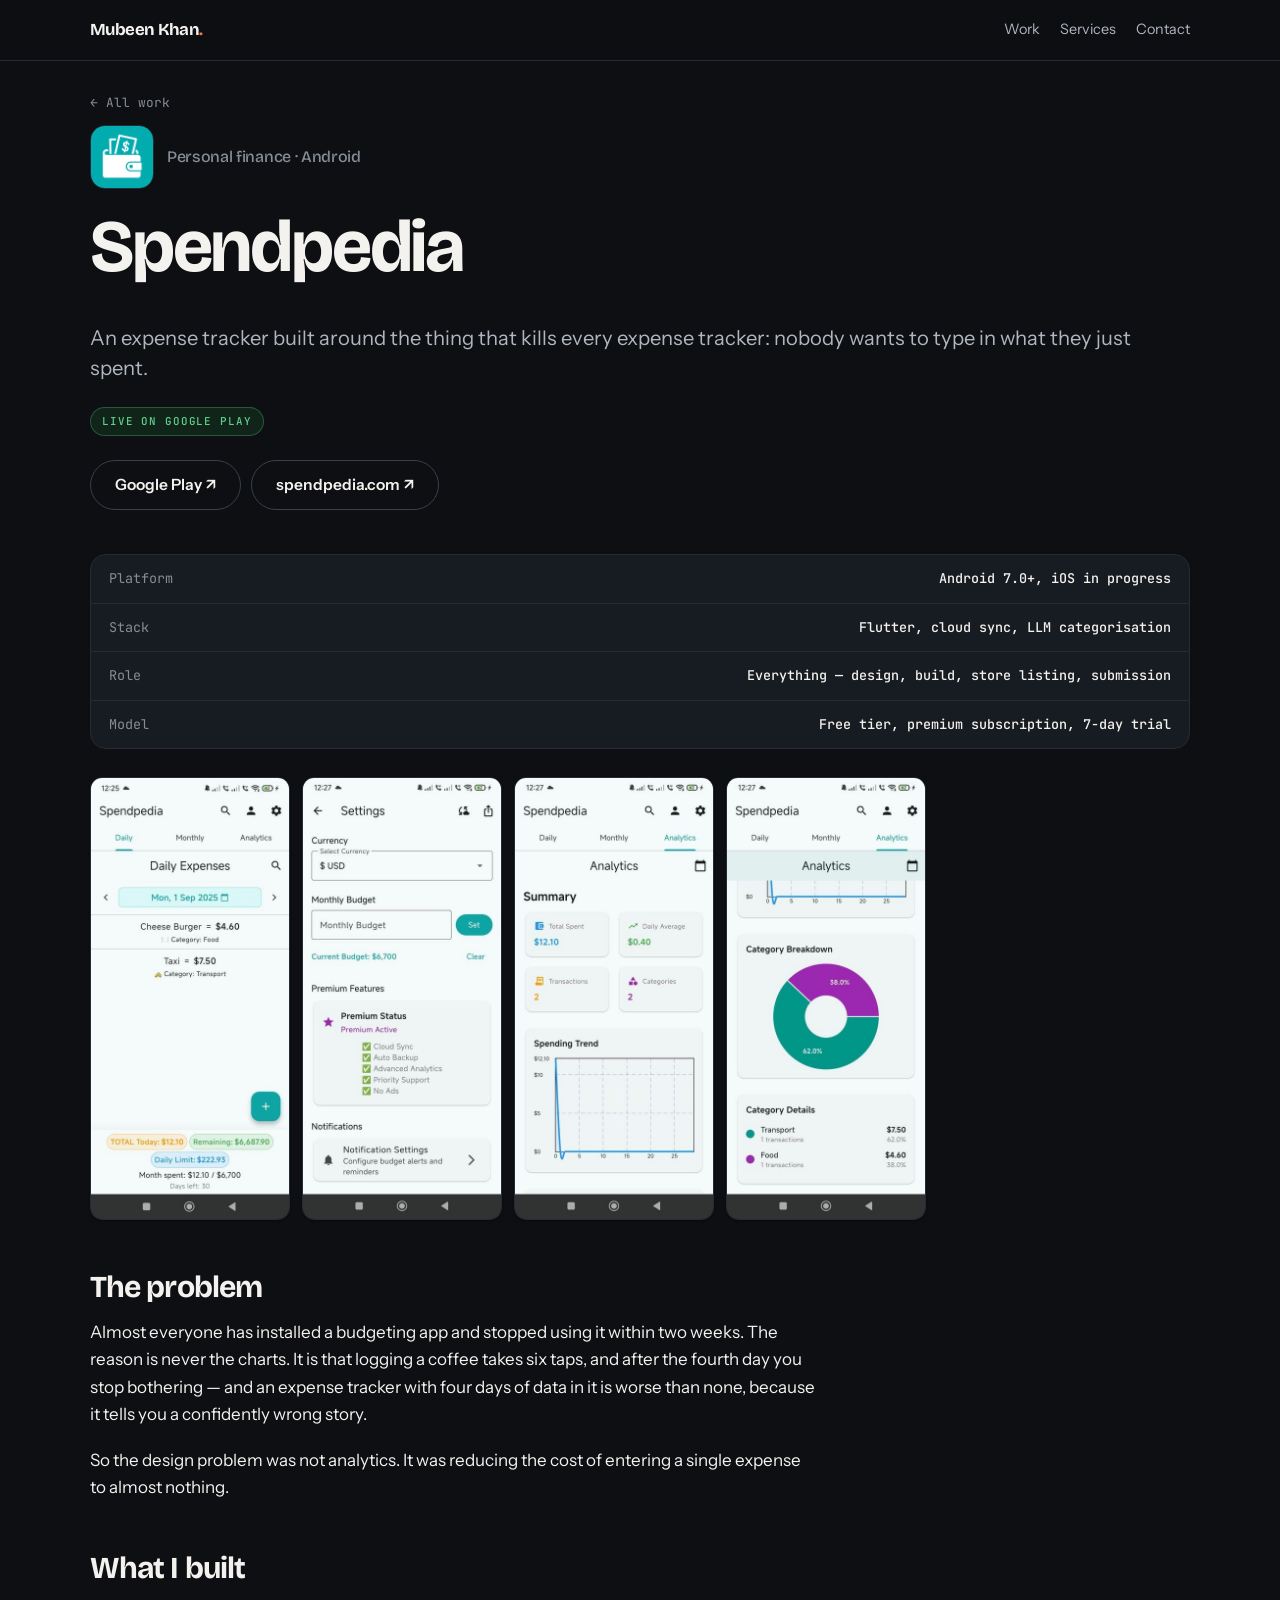
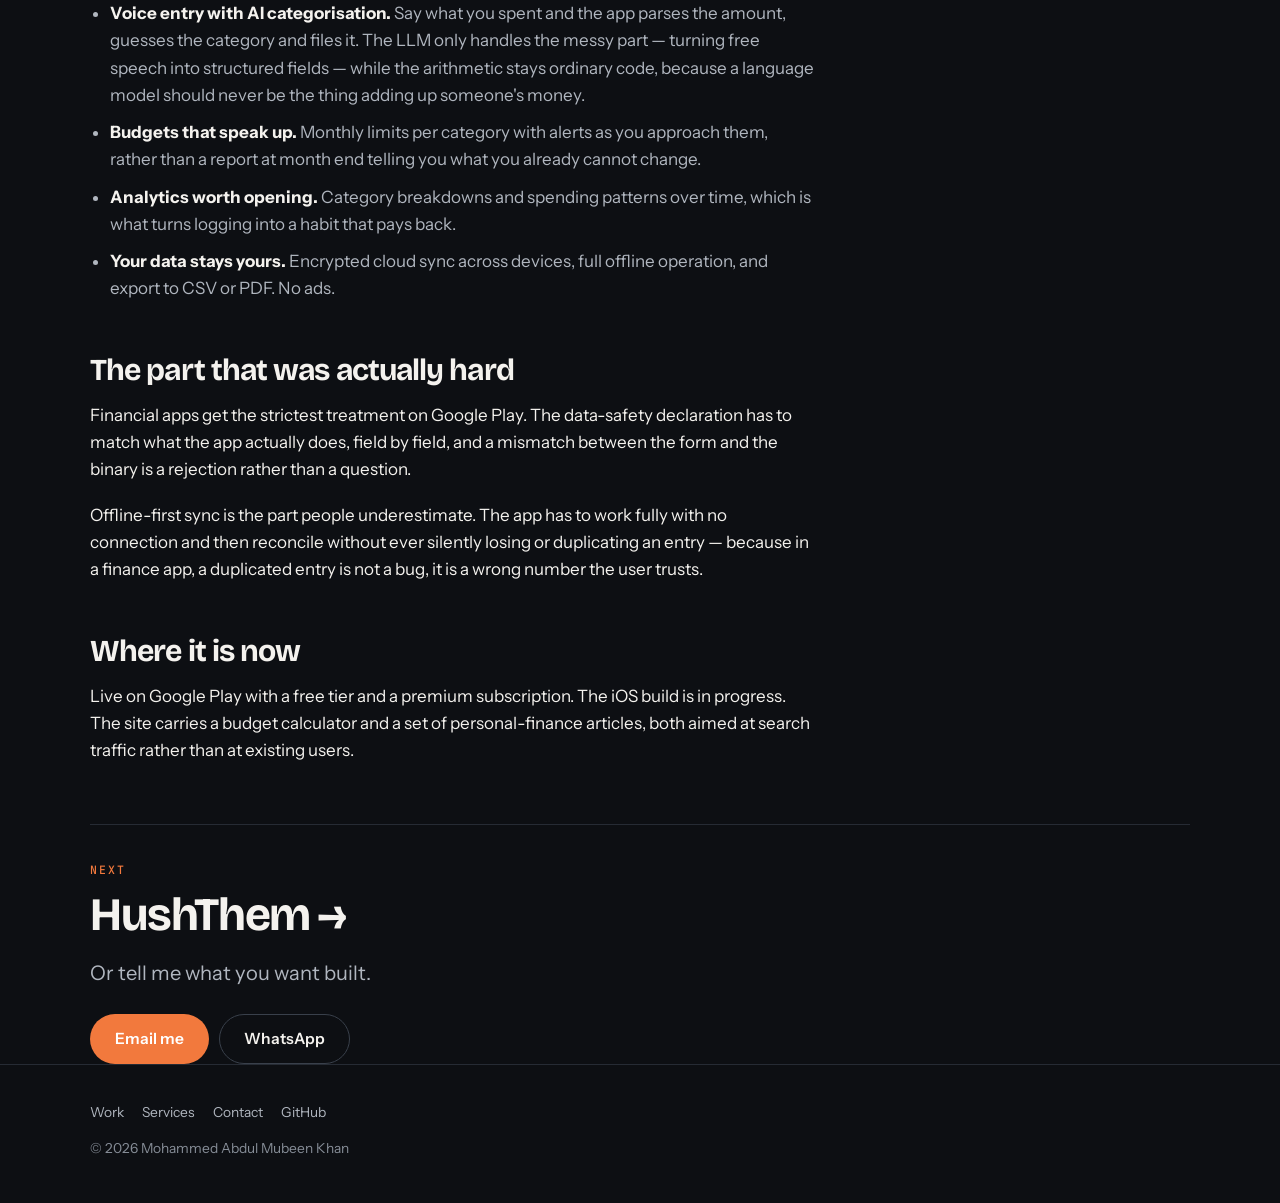
<file: work/spendpedia.html>
<!DOCTYPE html>
<html lang="en">
<head>
<meta charset="UTF-8">
<meta name="viewport" content="width=device-width, initial-scale=1">
<title>Spendpedia — Mubeen Khan</title>
<meta name="description" content="An expense tracker built around the thing that kills every expense tracker: nobody wants to type in what they just spent.">
<meta property="og:title" content="Spendpedia — Mubeen Khan">
<meta property="og:description" content="An expense tracker built around the thing that kills every expense tracker: nobody wants to type in what they just spent.">
<meta name="color-scheme" content="dark">
<meta name="theme-color" content="#07080b">
<link rel="icon" href="../favicon.ico" sizes="32x32">
<link rel="icon" type="image/png" sizes="32x32" href="../favicon-32.png">
<link rel="icon" type="image/png" sizes="16x16" href="../favicon-16.png">
<link rel="apple-touch-icon" href="../apple-touch-icon.png">
<link rel="preconnect" href="https://fonts.googleapis.com">
<link rel="preconnect" href="https://fonts.gstatic.com" crossorigin>
<link href="https://fonts.googleapis.com/css2?family=Bricolage+Grotesque:opsz,wght@12..96,700&family=Instrument+Sans:wght@400;500;600&family=JetBrains+Mono:wght@400;500&display=swap" rel="stylesheet">
<link rel="stylesheet" href="../style.css">
</head>
<body>

<header class="site-head">
  <div class="wrap">
    <a class="brand" href="../index.html">Mubeen Khan<span>.</span></a>
    <nav class="nav">
      <a href="../index.html#work">Work</a>
      <a class="only-wide" href="../index.html#services">Services</a>
      <a href="../index.html#contact">Contact</a>
    </nav>
  </div>
</header>

<main class="wrap">

  <div class="case-head">
    <a class="back" href="../index.html#work">← All work</a>
    <div class="card-top">
      <img class="app-icon" src="../images/apps/spendpedia-icon.png" alt="" width="64" height="64">
      <div>
        <h3 style="font-size:1rem;color:var(--ink-faint);font-weight:500;margin:0">Personal finance · Android</h3>
      </div>
    </div>
    <h1>Spendpedia</h1>
    <p class="lead">An expense tracker built around the thing that kills every expense tracker: nobody wants to type in what they just spent.</p>
    <p><span class="pill pill-live">Live on Google Play</span></p>
    <div class="case-links"><a class="btn btn-line" href="https://play.google.com/store/apps/details?id=com.spendpedia.app" target="_blank" rel="noopener">Google Play ↗</a><a class="btn btn-line" href="https://spendpedia.com" target="_blank" rel="noopener">spendpedia.com ↗</a></div>
  </div>

  <div class="facts">
    <div><b>Platform</b><span>Android 7.0+, iOS in progress</span></div>
    <div><b>Stack</b><span>Flutter, cloud sync, LLM categorisation</span></div>
    <div><b>Role</b><span>Everything — design, build, store listing, submission</span></div>
    <div><b>Model</b><span>Free tier, premium subscription, 7-day trial</span></div>
  </div>

  <div class="shots"><img src="../images/apps/spendpedia-1.jpg" alt="Spendpedia screenshot" loading="lazy"><img src="../images/apps/spendpedia-3.jpg" alt="Spendpedia screenshot" loading="lazy"><img src="../images/apps/spendpedia-4.jpg" alt="Spendpedia screenshot" loading="lazy"><img src="../images/apps/spendpedia-6.jpg" alt="Spendpedia screenshot" loading="lazy"></div>

  <div class="prose">
    <h2>The problem</h2>
    <p>Almost everyone has installed a budgeting app and stopped using it within two weeks. The reason is never the charts. It is that logging a coffee takes six taps, and after the fourth day you stop bothering — and an expense tracker with four days of data in it is worse than none, because it tells you a confidently wrong story.</p>
    <p>So the design problem was not analytics. It was reducing the cost of entering a single expense to almost nothing.</p>

    <h2>What I built</h2>
    <ul>
      <li><strong>Voice entry with AI categorisation.</strong> Say what you spent and the app parses the amount, guesses the category and files it. The LLM only handles the messy part — turning free speech into structured fields — while the arithmetic stays ordinary code, because a language model should never be the thing adding up someone's money.</li>
      <li><strong>Budgets that speak up.</strong> Monthly limits per category with alerts as you approach them, rather than a report at month end telling you what you already cannot change.</li>
      <li><strong>Analytics worth opening.</strong> Category breakdowns and spending patterns over time, which is what turns logging into a habit that pays back.</li>
      <li><strong>Your data stays yours.</strong> Encrypted cloud sync across devices, full offline operation, and export to CSV or PDF. No ads.</li>
    </ul>

    <h2>The part that was actually hard</h2>
    <p>Financial apps get the strictest treatment on Google Play. The data-safety declaration has to match what the app actually does, field by field, and a mismatch between the form and the binary is a rejection rather than a question.</p>
    <p>Offline-first sync is the part people underestimate. The app has to work fully with no connection and then reconcile without ever silently losing or duplicating an entry — because in a finance app, a duplicated entry is not a bug, it is a wrong number the user trusts.</p>

    <h2>Where it is now</h2>
    <p>Live on Google Play with a free tier and a premium subscription. The iOS build is in progress. The site carries a budget calculator and a set of personal-finance articles, both aimed at search traffic rather than at existing users.</p>
  </div>

  <div class="next">
    <p class="eyebrow">Next</p>
    <h2 style="margin-bottom:18px"><a href="hushthem.html" style="text-decoration:none">HushThem →</a></h2>
    <p class="lead" style="margin-bottom:26px">Or tell me what you want built.</p>
    <div class="contact-actions" style="margin:0">
      <a class="btn btn-primary" href="mailto:mamubeenkhan@gmail.com?subject=Project%20enquiry">Email me</a>
      <a class="btn btn-line" href="https://wa.me/918328681249" target="_blank" rel="noopener">WhatsApp</a>
    </div>
  </div>

</main>

<footer class="site-foot">
  <div class="wrap">
    <div class="foot-row">
      <a href="../index.html#work">Work</a>
      <a href="../index.html#services">Services</a>
      <a href="../index.html#contact">Contact</a>
      <a href="https://github.com/MAMubeenKhan" target="_blank" rel="noopener">GitHub</a>
    </div>
    <p style="margin:0">© <span id="yr">2026</span> Mohammed Abdul Mubeen Khan</p>
  </div>
</footer>

<div class="bar">
  <a class="btn btn-line" href="https://wa.me/918328681249" target="_blank" rel="noopener">WhatsApp</a>
  <a class="btn btn-primary" href="mailto:mamubeenkhan@gmail.com?subject=Project%20enquiry">Email me</a>
</div>

<script>document.getElementById("yr").textContent = new Date().getFullYear();</script>
</body>
</html>
</file>
<file: style.css>
/* ==========================================================================
   Mubeen Khan — personal site, second pass.

   Mobile first: every base rule targets a phone, media queries only ever add
   (min-width, never max-width).

   The design brief in one line: the site is a work sample, not a description
   of work, so it has to be evidence before it is argument. Hence real product
   screens above the fold, real numbers instead of adjectives, and monospace
   on every piece of metadata to signal engineer without saying it.
   ========================================================================== */

:root {
  /* Dark is the design, not a mode. The site looked light on a phone and dark
     on a desktop purely because the two machines disagreed about
     prefers-color-scheme, which meant no visitor saw the same site as any
     other. So the palette is fixed and the system preference is ignored.

     The light palette is kept below under [data-theme="light"]: unused today,
     one attribute away if it is ever wanted. */
  color-scheme: dark;

  --ink: #f4f2ee;
  --ink-soft: #b0b6bf;
  --ink-faint: #868d97;
  --paper: #0d0f13;
  --card: #171b22;
  --line: #262b34;
  --line-strong: #39404b;

  --accent: #f2793d;
  --accent-dark: #e2622a;
  --accent-wash: #241409;
  --live: #5fcf8b;
  --live-wash: #10241a;

  /* The hero sits deeper than the page so the top still reads as an anchor
     rather than dissolving into it. */
  --night: #07080b;
  --night-soft: #12151b;
  --night-line: #262b34;
  --night-text: #c6cad2;

  --shadow-sm: 0 1px 2px rgba(0, 0, 0, .4);
  --shadow: 0 4px 12px rgba(0, 0, 0, .3), 0 18px 40px rgba(0, 0, 0, .35);
  --shadow-lift: 0 8px 20px rgba(0, 0, 0, .4), 0 30px 60px rgba(0, 0, 0, .45);

  --wrap: 1140px;
  --gap: 20px;
  --radius: 16px;

  --display: "Bricolage Grotesque", "Instrument Sans", ui-sans-serif, system-ui, sans-serif;
  --sans: "Instrument Sans", ui-sans-serif, system-ui, -apple-system,
          "Segoe UI", Roboto, "Helvetica Neue", Arial, sans-serif;
  --mono: "JetBrains Mono", ui-monospace, SFMono-Regular, Menlo, Consolas, monospace;
}

/* Kept, unused. Set data-theme="light" on <html> to switch the whole site. */
:root[data-theme="light"] {
  color-scheme: light;
  --ink: #0d0f13;
  --ink-soft: #474d57;
  --ink-faint: #767d88;
  --paper: #f7f5f1;
  --card: #ffffff;
  --line: #e3ded5;
  --line-strong: #cfc8bc;
  --accent: #e2622a;
  --accent-dark: #bd4d1d;
  --accent-wash: #fbeade;
  --live: #1c7a41;
  --live-wash: #e6f5ec;
  --night: #0d0f13;
  --night-soft: #1a1e25;
  --shadow-sm: 0 1px 2px rgba(13, 15, 19, .06);
  --shadow: 0 4px 12px rgba(13, 15, 19, .06), 0 18px 40px rgba(13, 15, 19, .08);
  --shadow-lift: 0 8px 20px rgba(13, 15, 19, .1), 0 30px 60px rgba(13, 15, 19, .14);
}


* { box-sizing: border-box; }

html { scroll-behavior: smooth; }

body {
  margin: 0;
  background: var(--paper);
  color: var(--ink);
  font-family: var(--sans);
  font-size: 17px;
  line-height: 1.6;
  -webkit-font-smoothing: antialiased;
  overflow-x: hidden;
  padding-bottom: 78px; /* room for the sticky phone action bar */
}

@media (min-width: 800px) { body { padding-bottom: 0; } }

img { max-width: 100%; display: block; }
a { color: inherit; }

.wrap {
  width: 100%;
  max-width: var(--wrap);
  margin-inline: auto;
  padding-inline: var(--gap);
}

/* --- type ---------------------------------------------------------------- */

h1, h2, h3, .display {
  font-family: var(--display);
  font-weight: 700;
  line-height: 1.05;
  letter-spacing: -0.03em;
  margin: 0 0 .5em;
}

h1 { font-size: clamp(2.4rem, 10vw, 4.6rem); }
h2 { font-size: clamp(1.75rem, 6.5vw, 2.9rem); }
h3 { font-size: 1.16rem; letter-spacing: -0.02em; line-height: 1.2; }

p { margin: 0 0 1.1em; }

.lead {
  font-size: clamp(1.04rem, 4vw, 1.26rem);
  color: var(--ink-soft);
  line-height: 1.5;
}

/* Monospace carries every label, number and status on the site. It is the
   cheapest way to read as an engineer without a line of copy claiming it. */
.mono, .eyebrow, .pill, .stat-n, .facts, .step-n, .badge {
  font-family: var(--mono);
  font-feature-settings: "tnum" 1;
}

.eyebrow {
  font-size: .72rem;
  font-weight: 500;
  letter-spacing: .16em;
  text-transform: uppercase;
  color: var(--accent);
  margin: 0 0 1em;
}

.section { padding: 64px 0; }
@media (min-width: 800px) { .section { padding: 104px 0; } }

.section-head { max-width: 640px; margin-bottom: 40px; }

/* --- header -------------------------------------------------------------- */

.site-head {
  position: sticky;
  top: 0;
  z-index: 40;
  background: color-mix(in srgb, var(--paper) 86%, transparent);
  backdrop-filter: blur(12px);
  border-bottom: 1px solid var(--line);
}

.site-head .wrap {
  display: flex;
  align-items: center;
  justify-content: space-between;
  min-height: 60px;
  gap: 12px;
}

.brand {
  font-family: var(--display);
  font-weight: 700;
  letter-spacing: -.03em;
  text-decoration: none;
  font-size: 1.05rem;
}

.brand span { color: var(--accent); }

.nav { display: flex; align-items: center; gap: 20px; font-size: .9rem; }
.nav a { text-decoration: none; color: var(--ink-soft); }
.nav a:hover { color: var(--ink); }
.nav .only-wide { display: none; }
@media (min-width: 600px) { .nav .only-wide { display: inline; } }

/* --- hero ---------------------------------------------------------------- */

.hero {
  background: var(--night);
  color: #f4f2ee;
  padding: 48px 0 0;
  overflow: hidden;
}

@media (min-width: 960px) { .hero { padding: 84px 0 0; } }

.hero-grid { display: grid; gap: 36px; align-items: center; }

@media (min-width: 960px) {
  .hero-grid { grid-template-columns: 1.05fr .95fr; gap: 48px; }
}

.hero h1 { color: #fff; max-width: 13ch; }
.hero .lead { color: var(--night-text); max-width: 44ch; }
.hero .eyebrow { color: var(--accent); }

.hero-actions {
  display: flex;
  flex-direction: column;
  gap: 10px;
  margin-top: 30px;
}

@media (min-width: 460px) {
  .hero-actions { flex-direction: row; flex-wrap: wrap; align-items: center; }
}

/* Verifiable proof, immediately under the claim. Every badge is a link to a
   live listing — one click to check, which builds trust even unclicked. */
.badges {
  display: flex;
  flex-wrap: wrap;
  gap: 8px;
  margin-top: 28px;
  padding-bottom: 40px;
}

.badge {
  display: inline-flex;
  align-items: center;
  gap: 7px;
  padding: 7px 13px;
  border-radius: 999px;
  border: 1px solid var(--night-line);
  background: rgba(255, 255, 255, .03);
  font-size: .74rem;
  letter-spacing: .01em;
  color: var(--night-text);
  text-decoration: none;
  white-space: nowrap;
}

.badge:hover { border-color: #4a515d; color: #fff; }

.badge::before {
  content: "";
  width: 6px; height: 6px;
  border-radius: 50%;
  background: var(--live);
  flex: none;
}

.badge.soon::before { background: var(--accent); }

/* --- the phone showcase -------------------------------------------------- */

/* On a phone this is a swipeable strip: thumbs scroll sideways rather than
   squinting at quarter-width images. On a desktop it fans out.

   Each screen is captioned with its app icon and name. Unlabelled, four
   screens read as stock imagery — the visitor has no way to know they are
   looking at the work rather than at decoration. */
.showcase {
  display: flex;
  gap: 14px;
  overflow-x: auto;
  scroll-snap-type: x mandatory;
  padding: 0 var(--gap) 44px;
  margin-inline: calc(var(--gap) * -1);
  -webkit-overflow-scrolling: touch;
  scrollbar-width: none;
}

.showcase::-webkit-scrollbar { display: none; }

.shot {
  margin: 0;
  flex: none;
  scroll-snap-align: center;
  width: 152px;
}

.shot img.screen {
  width: 100%;
  border-radius: 16px;
  border: 1px solid rgba(255, 255, 255, .14);
  box-shadow: 0 18px 40px rgba(0, 0, 0, .45);
  background: #1a1e25;
  /* Rotation lives on the figure, so this transform is free for the bob. */
  animation: bob 3.6s ease-in-out infinite;
}

.shot:nth-child(2) img.screen { animation-delay: .45s; }
.shot:nth-child(3) img.screen { animation-delay: .9s; }
.shot:nth-child(4) img.screen { animation-delay: 1.35s; }

@keyframes bob {
  0%, 100% { transform: translateY(0); }
  50%      { transform: translateY(-10px); }
}

.shot figcaption {
  display: flex;
  align-items: center;
  gap: 7px;
  margin-top: 14px;
  font-family: var(--mono);
  font-size: .72rem;
  color: var(--night-text);
  white-space: nowrap;
}

.shot figcaption img {
  width: 18px; height: 18px;
  border-radius: 5px;
  flex: none;
}

.shot figcaption b { color: #fff; font-weight: 500; }
.shot figcaption span { color: #767d88; }

@media (min-width: 960px) {
  .showcase {
    overflow: visible;
    justify-content: center;
    padding-bottom: 0;
    margin: 0;
    gap: 0;
  }
  .shot { width: 176px; margin-inline: -10px; }
  .shot:nth-child(1) { transform: rotate(-7deg) translateY(14px); z-index: 1; }
  .shot:nth-child(2) { transform: rotate(-1deg) translateY(-8px); z-index: 3; }
  .shot:nth-child(3) { transform: rotate(6deg) translateY(12px); z-index: 2; }
}

/* --- the browser shot ---------------------------------------------------- */

/* The B2B tools are web products, not phone apps, so they get a browser
   frame instead of the phone fan. Captioned for the same reason the phones
   are: an unlabelled screenshot reads as decoration, not as the work.
   Mobile first - full width - and tilted slightly beside the hero text only
   once there is room for it. */
.browser-shot { margin: 0 0 44px; }

.browser-shot img {
  display: block;
  width: 100%;
  height: auto;
  border-radius: 12px;
  border: 1px solid rgba(255, 255, 255, .14);
  box-shadow: 0 18px 40px rgba(0, 0, 0, .45);
  background: #1a1e25;
}

.browser-shot figcaption {
  display: flex;
  align-items: center;
  gap: 7px;
  margin-top: 14px;
  font-family: var(--mono);
  font-size: .72rem;
  color: var(--ink-faint);
}

.browser-shot figcaption img {
  width: 18px; height: 18px;
  border: 0; box-shadow: none; border-radius: 5px;
  flex: none;
}

.browser-shot figcaption b { color: #fff; font-weight: 500; }

@media (min-width: 960px) {
  .hero .browser-shot { margin: 0; transform: rotate(-1.5deg); }
}

/* --- buttons ------------------------------------------------------------- */

.btn {
  display: inline-flex;
  align-items: center;
  justify-content: center;
  gap: 8px;
  min-height: 50px;          /* a thumb target, not a mouse target */
  padding: 0 24px;
  border-radius: 999px;
  border: 1px solid transparent;
  font: inherit;
  font-weight: 600;
  font-size: .97rem;
  text-decoration: none;
  cursor: pointer;
  transition: transform .12s ease, background .14s ease, border-color .14s ease;
}

.btn:active { transform: translateY(1px); }

.btn-primary { background: var(--accent); color: #fff; }
.btn-primary:hover { background: var(--accent-dark); }

.btn-ghost { background: transparent; color: #f4f2ee; border-color: #363c46; }
.btn-ghost:hover { border-color: #5e6672; }

.btn-line { background: transparent; color: var(--ink); border-color: var(--line-strong); }
.btn-line:hover { border-color: var(--ink-faint); }

.btn-invert { background: var(--ink); color: var(--paper); }
.btn-invert:hover { opacity: .88; }

/* --- numbers band -------------------------------------------------------- */

/* Specificity is the highest-trust content available. Adjectives are not. */
.numbers {
  background: var(--night-soft);
  border-top: 1px solid var(--night-line);
  border-bottom: 1px solid var(--night-line);
  padding: 26px 0;
}

.numbers .wrap {
  display: grid;
  grid-template-columns: repeat(2, 1fr);
  gap: 22px 16px;
}

@media (min-width: 700px) { .numbers .wrap { grid-template-columns: repeat(5, 1fr); } }

.stat-n {
  display: block;
  font-size: clamp(1.5rem, 6vw, 2rem);
  font-weight: 700;
  color: #fff;
  line-height: 1;
  letter-spacing: -.03em;
}

.stat-l {
  display: block;
  margin-top: 7px;
  font-size: .78rem;
  line-height: 1.35;
  color: #8a919c;
}

/* --- featured project ---------------------------------------------------- */

.featured {
  background: var(--card);
  border: 1px solid var(--line);
  border-radius: calc(var(--radius) + 4px);
  overflow: hidden;
  box-shadow: var(--shadow);
}

.featured-body { padding: 28px 22px; }
@media (min-width: 900px) {
  .featured { display: grid; grid-template-columns: 1fr 1fr; align-items: center; }
  .featured-body { padding: 52px 48px; }
}

.featured-art {
  background: linear-gradient(150deg, var(--accent-wash), var(--paper));
  padding: 40px 22px;
  display: flex;
  justify-content: center;
  align-items: center;
  border-top: 1px solid var(--line);
}

@media (min-width: 900px) {
  .featured-art { border-top: 0; border-left: 1px solid var(--line); height: 100%; align-items: center; padding: 48px 32px; }
}

.featured-art .big-icon {
  width: 116px;
  border-radius: 26px;
  box-shadow: var(--shadow-lift);
  border: 1px solid var(--line);
}

@media (min-width: 900px) { .featured-art .big-icon { width: 158px; border-radius: 34px; } }

.featured-art figcaption {
  margin-top: 16px;
  text-align: center;
  font-family: var(--mono);
  font-size: .74rem;
  color: var(--ink-faint);
}

.featured-art figure { margin: 0; }

.mini-stats {
  display: flex;
  flex-wrap: wrap;
  gap: 22px;
  margin: 22px 0 26px;
}

.mini-stats b {
  font-family: var(--mono);
  display: block;
  font-size: 1.3rem;
  letter-spacing: -.02em;
}

.mini-stats span { font-size: .78rem; color: var(--ink-faint); }

/* --- cards --------------------------------------------------------------- */

.grid { display: grid; gap: 14px; }

@media (min-width: 700px) {
  .grid-2 { grid-template-columns: repeat(2, 1fr); }
  .grid-3 { grid-template-columns: repeat(2, 1fr); }
}
@media (min-width: 1020px) { .grid-3 { grid-template-columns: repeat(3, 1fr); } }

.card {
  background: var(--card);
  border: 1px solid var(--line);
  border-radius: var(--radius);
  padding: 22px;
}

a.card {
  text-decoration: none;
  display: flex;
  flex-direction: column;
  transition: transform .16s ease, box-shadow .16s ease, border-color .16s ease;
}

a.card:hover {
  transform: translateY(-3px);
  box-shadow: var(--shadow);
  border-color: var(--line-strong);
}

.card-top { display: flex; align-items: center; gap: 13px; margin-bottom: 15px; }

.app-icon {
  width: 46px; height: 46px;
  border-radius: 11px;
  flex: none;
  object-fit: cover;
  border: 1px solid var(--line);
  background: var(--paper);
}

.app-icon.mono-tile {
  display: flex; align-items: center; justify-content: center;
  font-family: var(--mono);
  font-weight: 700; font-size: .9rem;
  color: var(--accent);
  background: var(--accent-wash);
  border-color: color-mix(in srgb, var(--accent) 25%, transparent);
}

.card h3 { margin: 0 0 3px; }
.card .meta { font-size: .78rem; color: var(--ink-faint); font-family: var(--mono); }
.card p { font-size: .94rem; color: var(--ink-soft); margin-bottom: 16px; }
.card .spacer { flex: 1; }
.card .more { font-size: .88rem; font-weight: 600; color: var(--accent); margin: 14px 0 0; }

/* --- status pill --------------------------------------------------------- */

.pill {
  display: inline-block;
  align-self: flex-start;
  font-size: .68rem;
  font-weight: 500;
  letter-spacing: .08em;
  text-transform: uppercase;
  padding: 5px 11px;
  border-radius: 999px;
  background: var(--accent-wash);
  color: var(--accent);
  border: 1px solid color-mix(in srgb, var(--accent) 26%, transparent);
}

.pill-live {
  background: var(--live-wash);
  color: var(--live);
  border-color: color-mix(in srgb, var(--live) 30%, transparent);
}


/* --- how I work ---------------------------------------------------------- */

/* The unspoken client fear is not "can he code", it is "will he vanish at
   sixty percent". This section exists to answer that and nothing else. */
.steps { counter-reset: step; display: grid; gap: 16px; }
@media (min-width: 820px) { .steps { grid-template-columns: repeat(3, 1fr); } }

.step {
  background: var(--card);
  border: 1px solid var(--line);
  border-radius: var(--radius);
  padding: 26px 22px;
}

.step-n {
  display: block;
  font-size: .8rem;
  color: var(--accent);
  margin-bottom: 14px;
  letter-spacing: .1em;
}

.step h3 { margin-bottom: 8px; }
.step p { font-size: .93rem; color: var(--ink-soft); margin: 0; }

/* --- candour note -------------------------------------------------------- */

/* Volunteering a real limitation alongside real strength raises credibility
   rather than lowering it, and it inoculates against finding it out later. */
.candour {
  border-left: 3px solid var(--accent);
  padding: 4px 0 4px 20px;
  margin: 40px 0 0;
  max-width: 62ch;
}

.candour p { font-size: 1.04rem; color: var(--ink-soft); margin: 0; }
.candour strong { color: var(--ink); }

/* --- services ------------------------------------------------------------ */

.service { border-top: 2px solid var(--ink); padding-top: 18px; }
.service h3 { margin-bottom: 8px; }
.service p { font-size: .94rem; color: var(--ink-soft); margin-bottom: 10px; }
.service .proof-line {
  font-family: var(--mono);
  font-size: .76rem;
  color: var(--ink-faint);
  margin: 0;
  line-height: 1.5;
}

/* --- about --------------------------------------------------------------- */

.about-grid { display: grid; gap: 28px; }
@media (min-width: 800px) {
  .about-grid { grid-template-columns: 220px 1fr; gap: 48px; align-items: start; }
}

.portrait {
  width: 140px; height: 140px;
  border-radius: 50%;
  object-fit: cover;
  border: 1px solid var(--line);
}
@media (min-width: 800px) { .portrait { width: 220px; height: 220px; border-radius: 20px; } }

/* --- contact ------------------------------------------------------------- */

/* Peak-end: the last thing on the page is disproportionately remembered, so
   it gets the boldest treatment on the site. */
.contact {
  background: var(--ink);
  color: var(--paper);
  border-radius: calc(var(--radius) + 6px);
  padding: 36px 24px;
}
@media (min-width: 800px) { .contact { padding: 64px 56px; } }

.contact h2 { color: var(--paper); max-width: 16ch; }
.contact .lead { color: color-mix(in srgb, var(--paper) 72%, transparent); }
.contact .eyebrow { color: var(--accent); }

.contact-actions {
  display: flex; flex-direction: column; gap: 10px;
  margin: 30px 0 20px;
}
@media (min-width: 460px) { .contact-actions { flex-direction: row; flex-wrap: wrap; } }

.contact .btn-line { color: var(--paper); border-color: color-mix(in srgb, var(--paper) 26%, transparent); }
.contact .btn-line:hover { border-color: var(--paper); }

.small { font-size: .85rem; color: var(--ink-faint); }
.contact .small { color: color-mix(in srgb, var(--paper) 55%, transparent); }
.contact .small a { color: color-mix(in srgb, var(--paper) 80%, transparent); }

/* --- sticky phone bar ---------------------------------------------------- */

.bar {
  position: fixed;
  left: 0; right: 0; bottom: 0;
  z-index: 50;
  display: flex;
  gap: 10px;
  padding: 10px var(--gap) calc(10px + env(safe-area-inset-bottom));
  background: color-mix(in srgb, var(--paper) 93%, transparent);
  backdrop-filter: blur(12px);
  border-top: 1px solid var(--line);
}

.bar .btn { flex: 1; min-height: 48px; }
@media (min-width: 800px) { .bar { display: none; } }

/* --- case study ---------------------------------------------------------- */

.back {
  display: inline-flex; align-items: center; gap: 6px;
  font-family: var(--mono);
  font-size: .8rem;
  text-decoration: none;
  color: var(--ink-faint);
  min-height: 44px;
}
.back:hover { color: var(--ink); }

.case-head { padding: 20px 0 8px; }
.case-head .card-top { margin-bottom: 20px; }
.case-head .app-icon { width: 64px; height: 64px; border-radius: 15px; }
.case-head .app-icon.mono-tile { font-size: 1.2rem; }

.case-links { display: flex; flex-wrap: wrap; gap: 10px; margin: 24px 0 8px; }

.prose { max-width: 66ch; }
.prose h2 { margin-top: 52px; font-size: clamp(1.4rem, 5vw, 1.9rem); }
.prose ul { padding-left: 20px; margin: 0 0 1.1em; }
.prose li { margin-bottom: .6em; color: var(--ink-soft); }
.prose strong { color: var(--ink); }

.facts {
  border: 1px solid var(--line);
  border-radius: var(--radius);
  overflow: hidden;
  margin: 28px 0;
  background: var(--card);
  font-size: .84rem;
}

.facts div {
  display: flex; justify-content: space-between; gap: 16px;
  padding: 13px 18px;
  border-bottom: 1px solid var(--line);
}
.facts div:last-child { border-bottom: 0; }
.facts b { color: var(--ink-faint); font-weight: 400; }
.facts span { text-align: right; font-weight: 500; }

.shots {
  display: flex;
  gap: 12px;
  overflow-x: auto;
  scroll-snap-type: x mandatory;
  padding: 4px var(--gap) 12px;
  margin-inline: calc(var(--gap) * -1);
  scrollbar-width: none;
}
.shots::-webkit-scrollbar { display: none; }

.shots img {
  width: 168px;
  flex: none;
  scroll-snap-align: center;
  border-radius: 12px;
  border: 1px solid var(--line);
  box-shadow: var(--shadow-sm);
  background: var(--card);
}

@media (min-width: 800px) {
  .shots { overflow: visible; margin: 0; padding: 0; flex-wrap: wrap; }
  .shots img { width: 200px; }
}

.next { border-top: 1px solid var(--line); margin-top: 60px; padding-top: 36px; }

/* --- footer -------------------------------------------------------------- */

.site-foot {
  border-top: 1px solid var(--line);
  padding: 36px 0 44px;
  font-size: .86rem;
  color: var(--ink-faint);
}

.site-foot a { color: var(--ink-soft); text-decoration: none; }
.site-foot a:hover { color: var(--ink); }
.foot-row { display: flex; flex-wrap: wrap; gap: 10px 18px; margin-bottom: 14px; }

/* --- motion -------------------------------------------------------------- */

.reveal {
  opacity: 0;
  transform: translateY(16px);
  transition: opacity .6s ease, transform .6s ease;
}
.reveal.in { opacity: 1; transform: none; }

@media (prefers-reduced-motion: reduce) {
  html { scroll-behavior: auto; }
  *, *::before, *::after {
    animation-duration: .001ms !important;
    transition-duration: .001ms !important;
  }
  .reveal { opacity: 1; transform: none; }
}

:focus-visible {
  outline: 2px solid var(--accent);
  outline-offset: 3px;
  border-radius: 4px;
}
</file>
